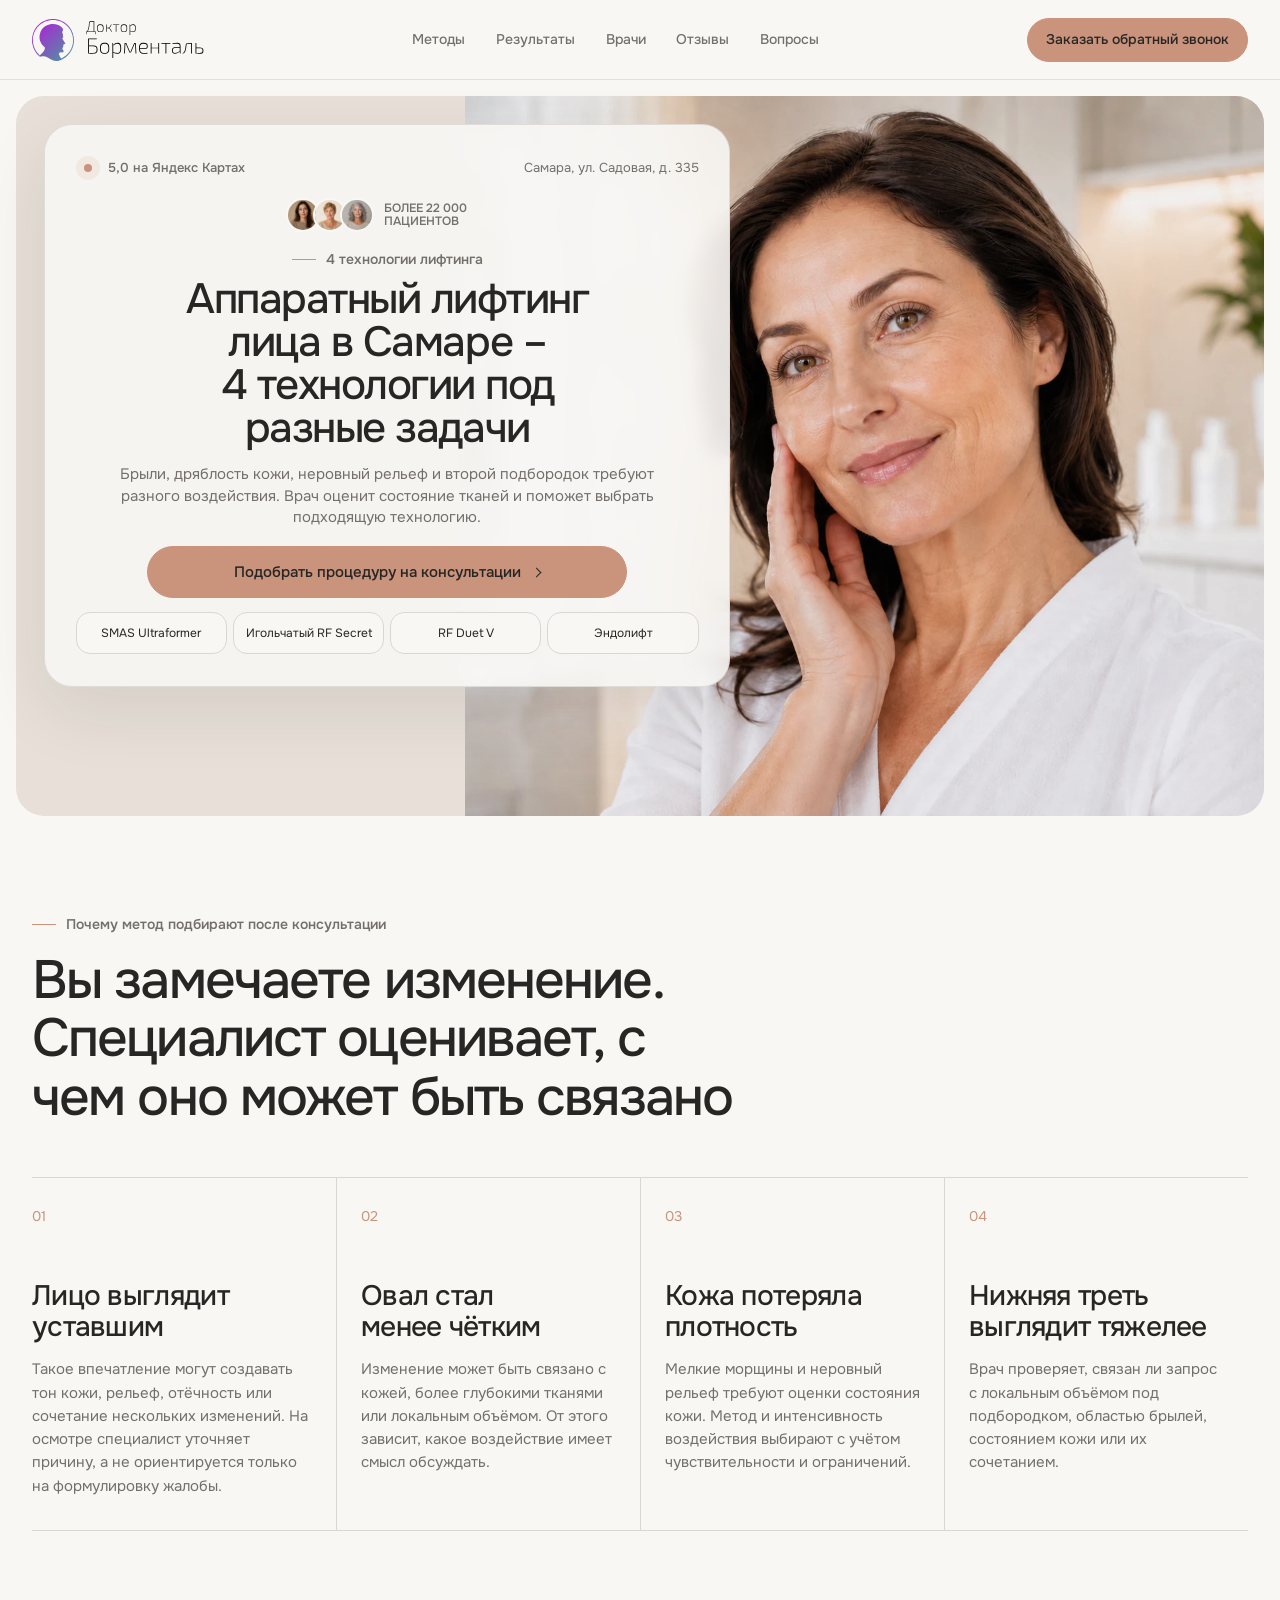
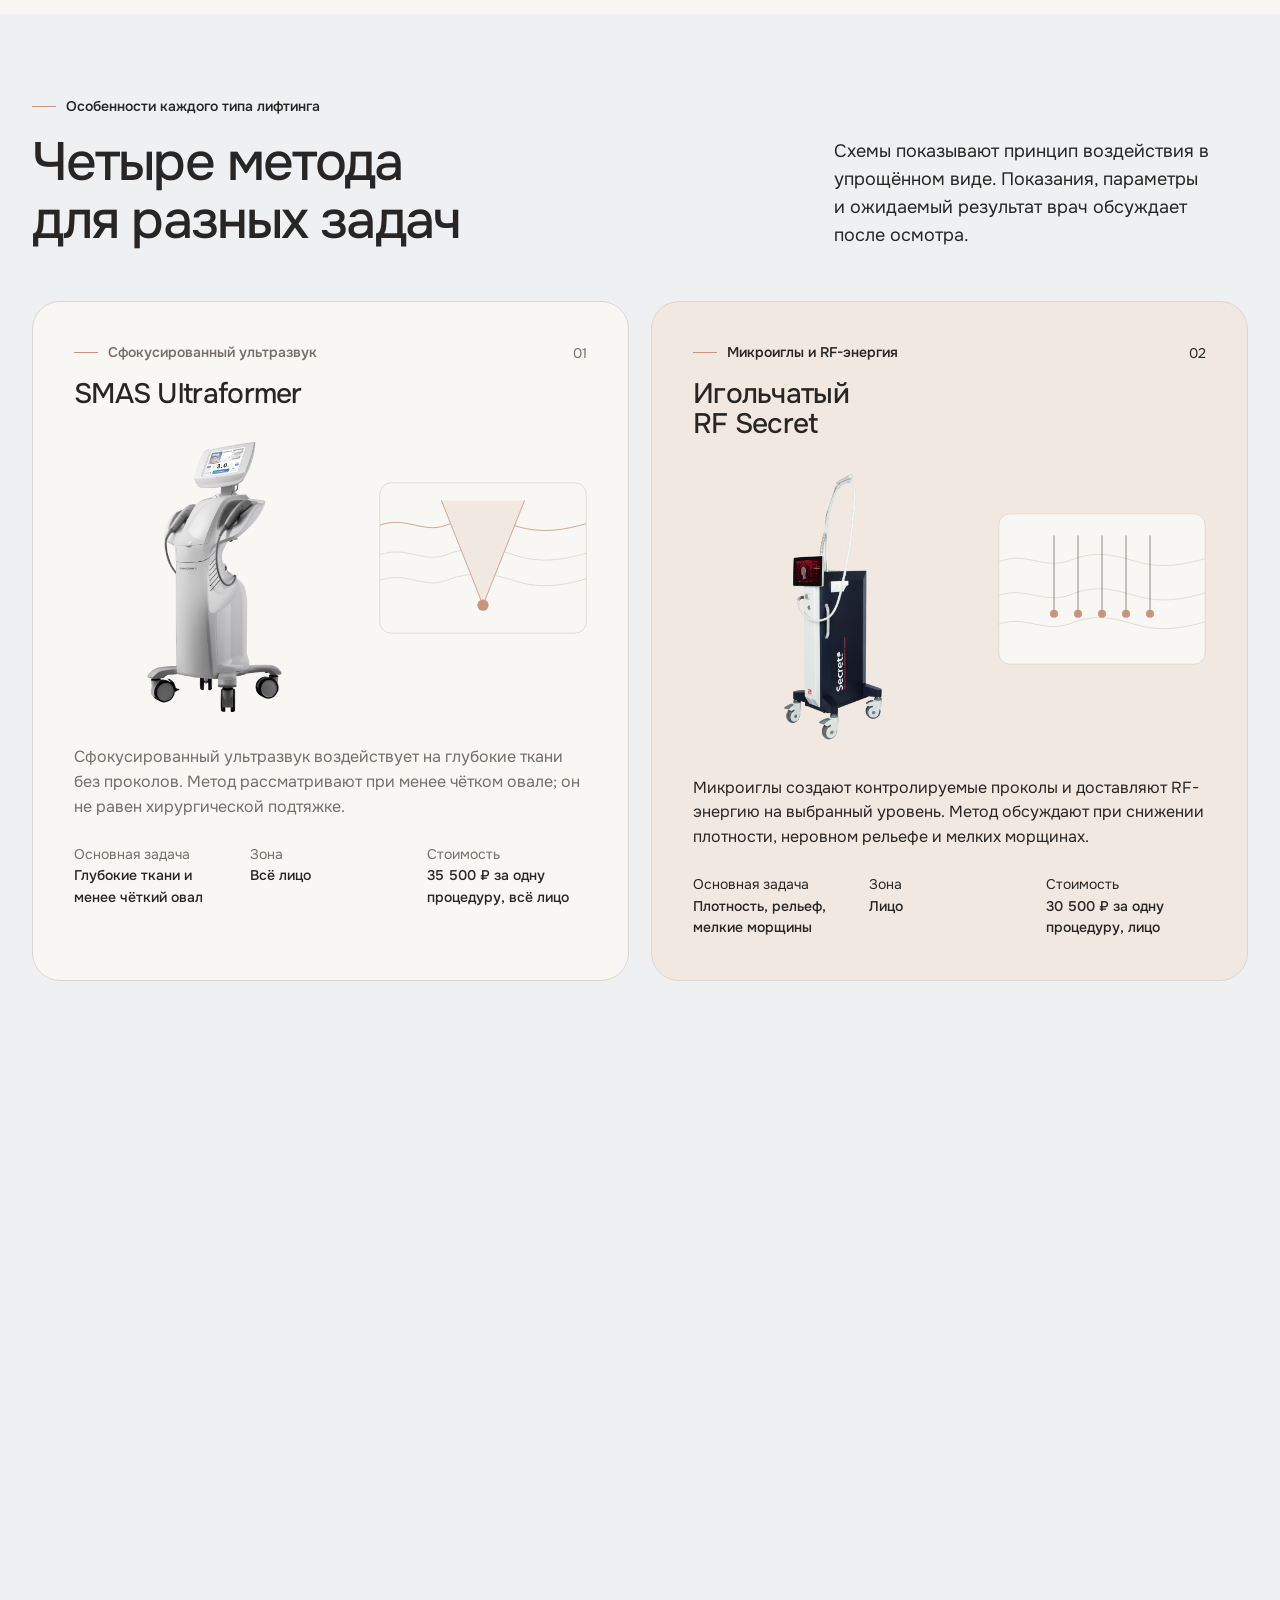
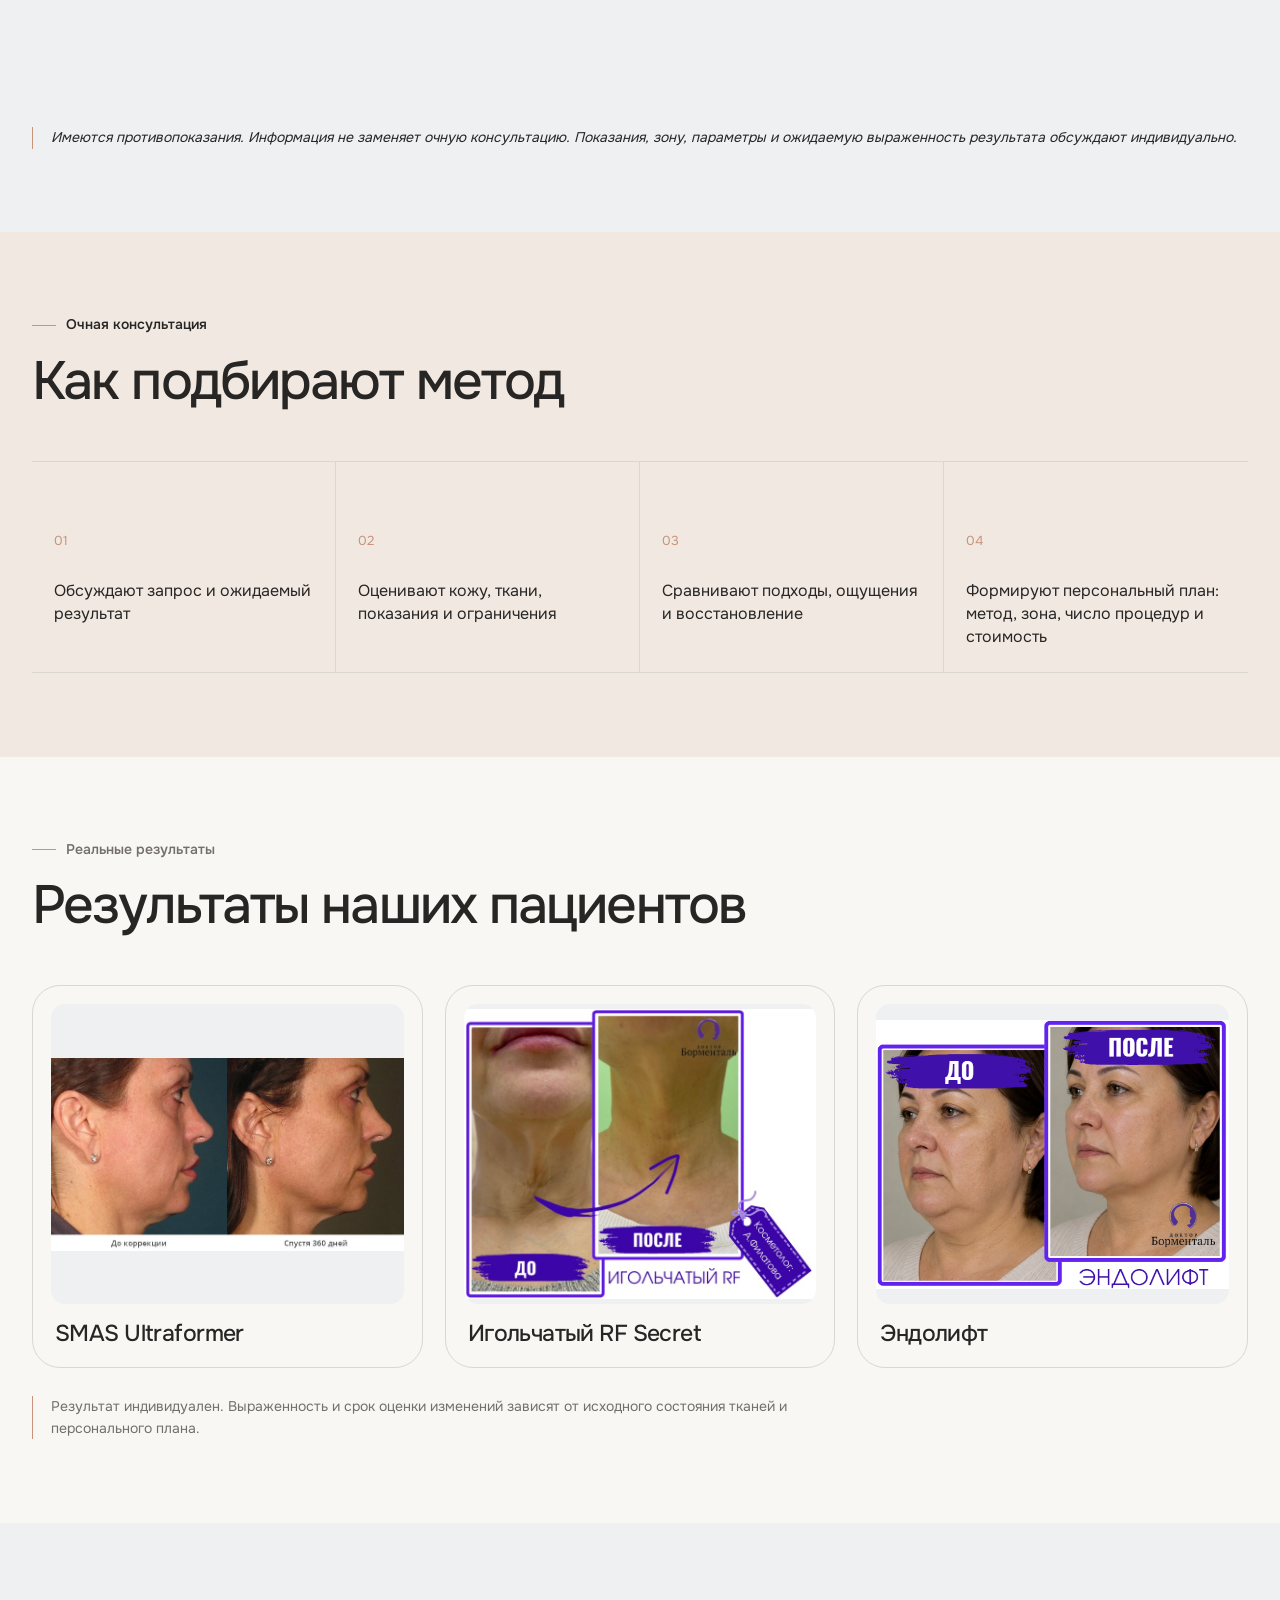
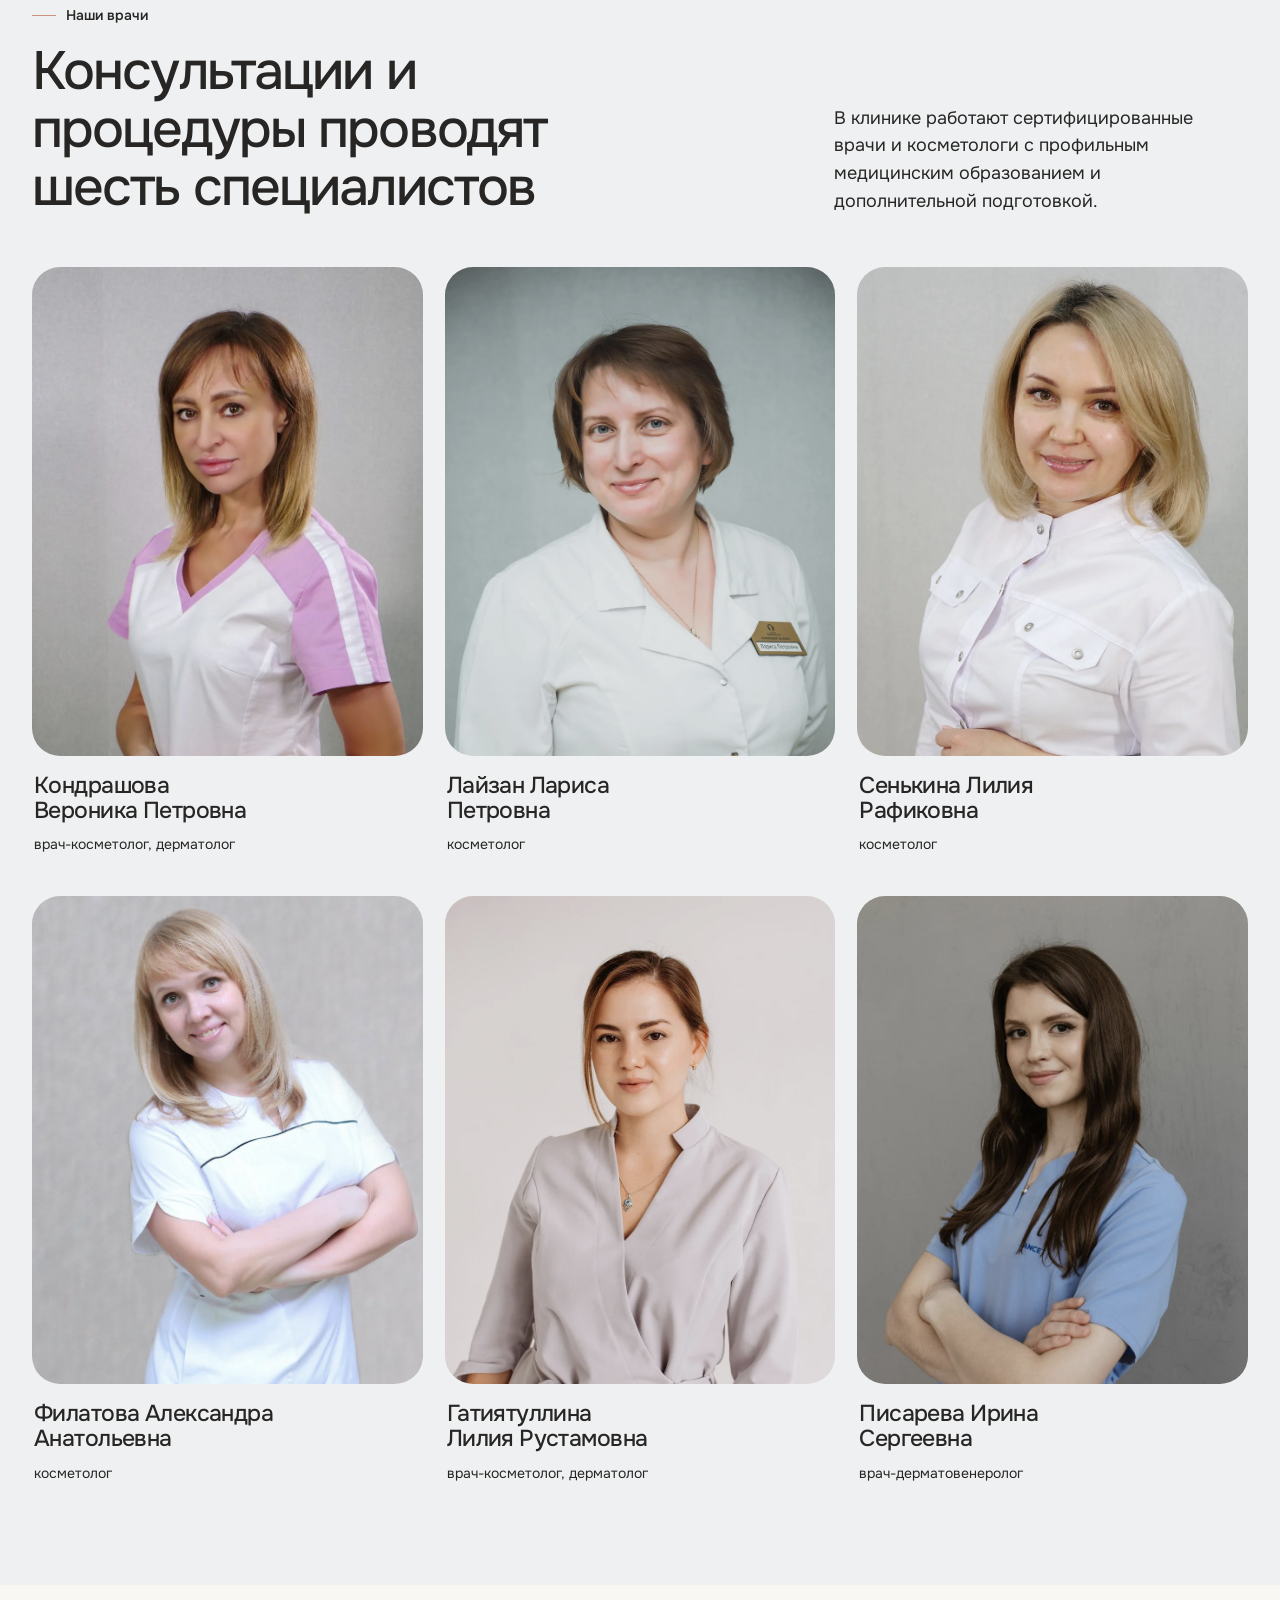
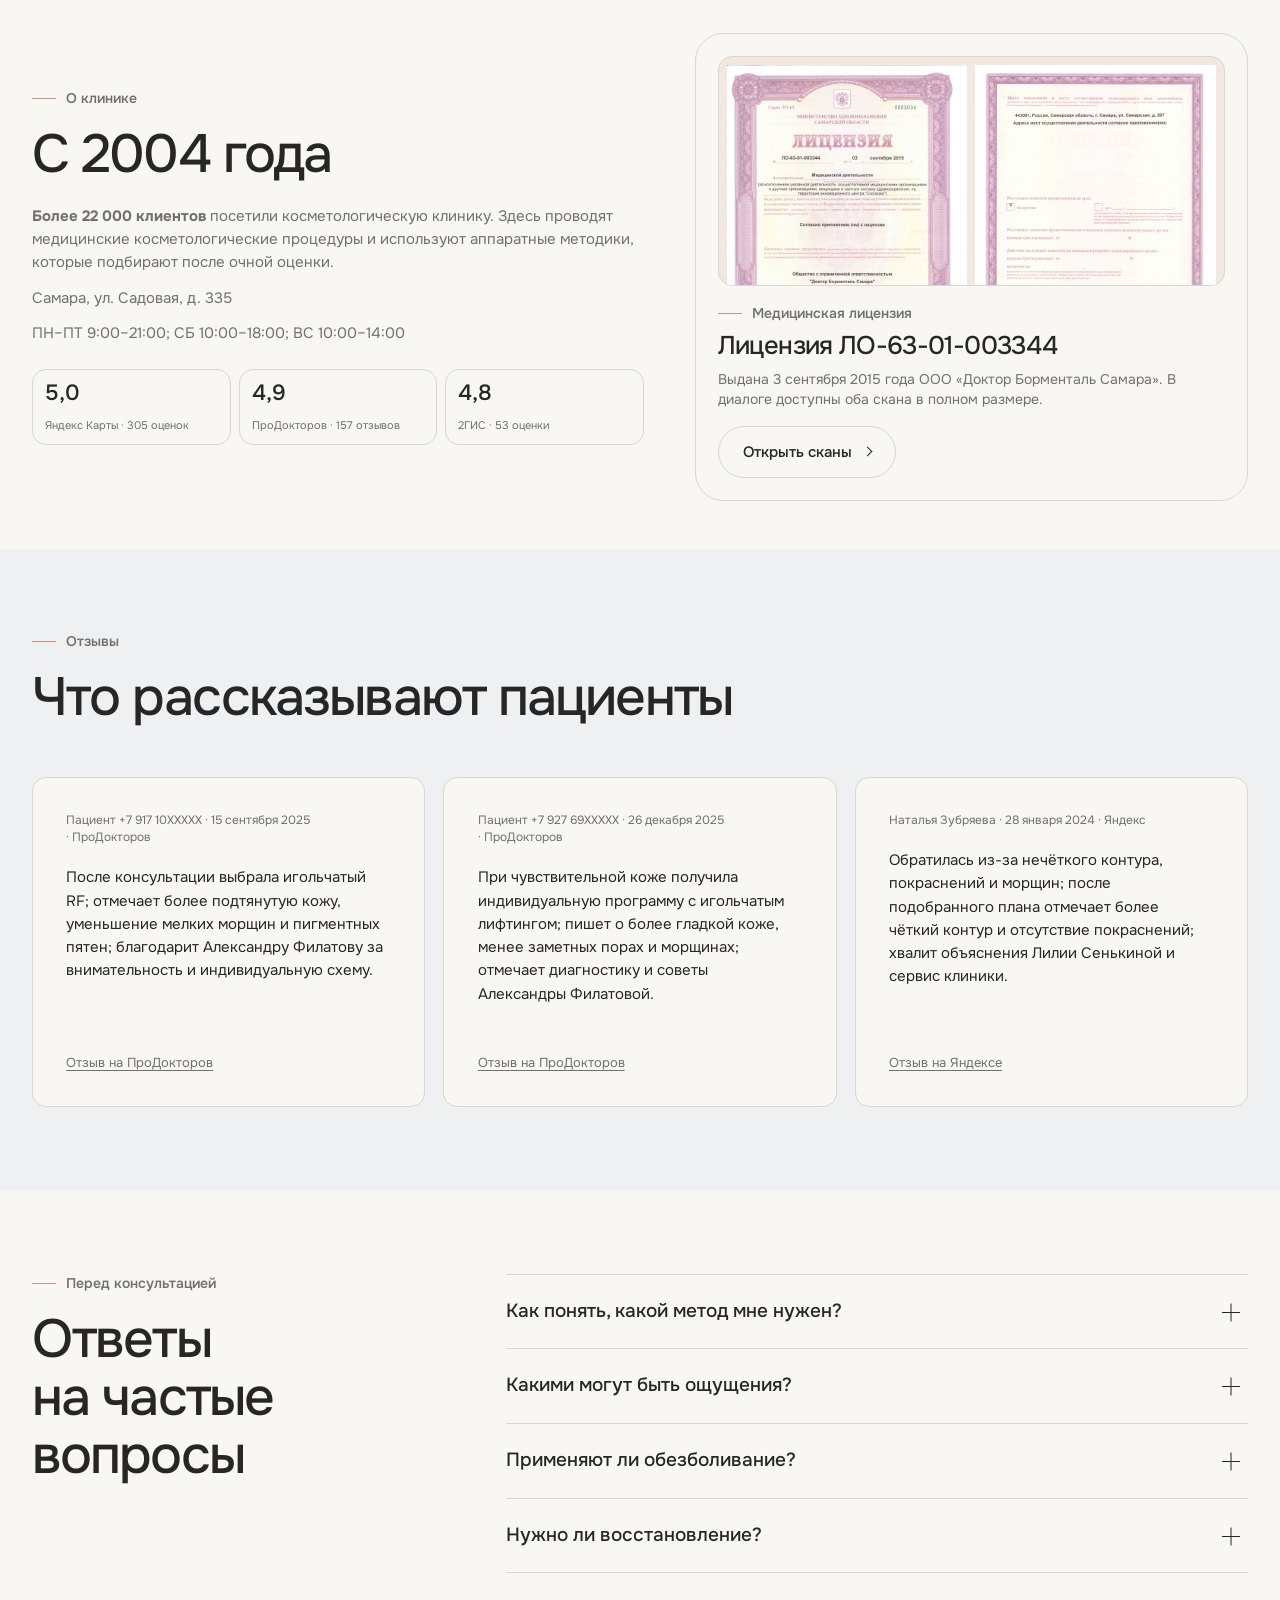
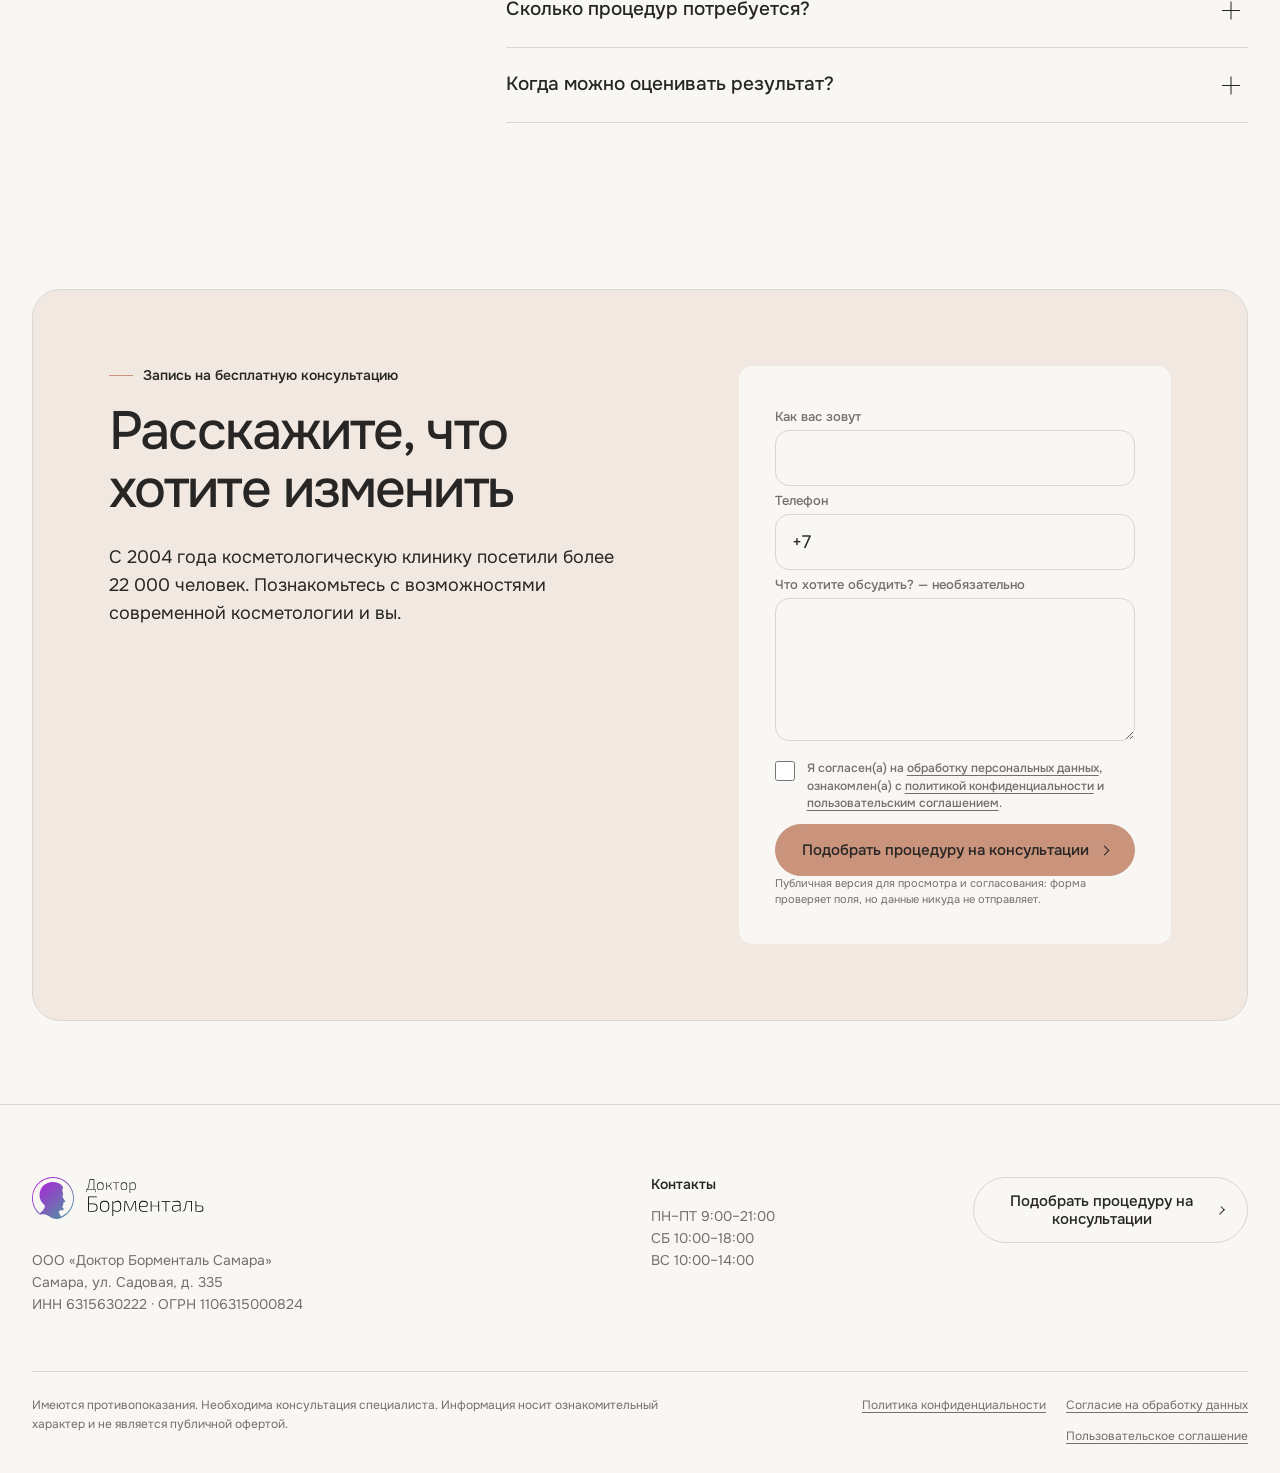
<file: index.html>
<!doctype html>
<html lang="ru">
<head>
  <meta charset="utf-8">
  <meta name="viewport" content="width=device-width, initial-scale=1">
  <title>Аппаратный лифтинг лица в Самаре | Доктор Борменталь</title>
  <meta name="description" content="Четыре технологии аппаратного лифтинга для разных задач. Врач оценит состояние тканей и поможет подобрать метод после очной консультации.">
  <meta name="theme-color" content="#F8F7F4">
  <meta property="og:title" content="Аппаратный лифтинг лица в Самаре">
  <meta property="og:description" content="SMAS Ultraformer, игольчатый RF Secret, RF Duet V и Эндолифт — метод подбирают после очной консультации.">
  <meta property="og:type" content="website">
  <meta property="og:image" content="https://espace-landing-pages.github.io/bormental-lifting/assets/images/hero-clean.webp">
  <link rel="canonical" href="https://espace-landing-pages.github.io/bormental-lifting/">
  <link rel="icon" href="assets/logos/logo.svg" type="image/svg+xml">
  <link rel="preload" href="assets/fonts/onest-variable.ttf" as="font" type="font/ttf" crossorigin>
  <link rel="stylesheet" href="styles.css">
</head>
<body>
  <a class="skip-link" href="#main-content">К основному содержанию</a>

  <header class="site-header" data-analytics-placement="header">
    <div class="container header-inner">
      <a class="brand" href="#hero" aria-label="Доктор Борменталь — к началу страницы">
        <img class="brand-mark" src="assets/logos/logo.svg" alt="" width="48" height="48">
        <img class="brand-name" src="assets/logos/logo_name.svg" alt="Доктор Борменталь" width="109" height="35">
      </a>
      <nav class="site-nav" aria-label="Основная навигация">
        <a href="#methods">Методы</a>
        <a href="#results">Результаты</a>
        <a href="#specialists">Врачи</a>
        <a href="#reviews">Отзывы</a>
        <a href="#faq">Вопросы</a>
      </nav>
      <div class="header-actions">
        <a class="button button--compact" href="#popup:bormental-callback">Заказать обратный звонок</a>
      </div>
    </div>
  </header>

  <details class="mobile-nav">
    <summary>Разделы страницы</summary>
    <nav aria-label="Мобильная навигация">
      <a href="#methods">Методы</a>
      <a href="#results">Результаты</a>
      <a href="#specialists">Врачи</a>
      <a href="#reviews">Отзывы</a>
      <a href="#faq">Вопросы</a>
    </nav>
  </details>

  <main id="main-content">
    <section class="hero" id="hero" aria-labelledby="hero-title">
      <div class="hero-grid">
        <figure class="hero-media">
          <img src="assets/images/hero-clean.webp" alt="Женщина с естественной текстурой кожи в светлом интерьере" width="1448" height="1086" fetchpriority="high">
        </figure>
        <div class="hero-panel" data-reveal>
          <p class="eyebrow">4 технологии лифтинга</p>
          <h1 id="hero-title">Аппаратный лифтинг лица в Самаре – 4 технологии под разные задачи</h1>
          <p class="hero-lead">Брыли, дряблость кожи, неровный рельеф и второй подбородок требуют разного воздействия. Врач оценит состояние тканей и поможет выбрать подходящую технологию.</p>
          <button class="button" type="button" data-open-lead-modal>Подобрать процедуру на консультации</button>
          <div class="hero-proof" aria-label="Информация о клинике">
            <a class="hero-rating" href="https://yandex.ru/profile/1022562864" target="_blank" rel="noopener">
              <span class="hero-rating__dot" aria-hidden="true"></span>
              <span>5,0 на Яндекс Картах</span>
            </a>
            <span class="hero-address">Самара, ул. Садовая, д. 335</span>
            <span class="hero-patients">
              <span class="hero-patients__avatars" aria-hidden="true">
                <img src="assets/patients/hero-patient-1.webp" alt="" width="40" height="40">
                <img src="assets/patients/hero-patient-2.webp" alt="" width="40" height="40">
                <img src="assets/patients/hero-patient-3.webp" alt="" width="40" height="40">
              </span>
              <strong>Более 22 000 пациентов</strong>
            </span>
          </div>
          <ul class="hero-methods" aria-label="Технологии лифтинга">
            <li>SMAS Ultraformer</li>
            <li>Игольчатый RF Secret</li>
            <li>RF Duet V</li>
            <li>Эндолифт</li>
          </ul>
        </div>
      </div>
    </section>

    <section class="section" id="changes" aria-labelledby="changes-title">
      <div class="container">
        <div class="section-head" data-reveal>
          <div>
            <p class="eyebrow">Почему метод подбирают после консультации</p>
            <h2 id="changes-title">Вы замечаете изменение. Специалист оценивает, с чем оно может быть связано</h2>
          </div>
        </div>
        <div class="changes-grid">
          <article class="change-item" data-reveal>
            <span class="change-index">01</span>
            <h3>Лицо выглядит уставшим</h3>
            <p>Такое впечатление могут создавать тон кожи, рельеф, отёчность или сочетание нескольких изменений. На осмотре специалист уточняет причину, а не ориентируется только на формулировку жалобы.</p>
          </article>
          <article class="change-item" data-reveal>
            <span class="change-index">02</span>
            <h3>Овал стал менее чётким</h3>
            <p>Изменение может быть связано с кожей, более глубокими тканями или локальным объёмом. От этого зависит, какое воздействие имеет смысл обсуждать.</p>
          </article>
          <article class="change-item" data-reveal>
            <span class="change-index">03</span>
            <h3>Кожа потеряла плотность</h3>
            <p>Мелкие морщины и неровный рельеф требуют оценки состояния кожи. Метод и интенсивность воздействия выбирают с учётом чувствительности и ограничений.</p>
          </article>
          <article class="change-item" data-reveal>
            <span class="change-index">04</span>
            <h3>Нижняя треть выглядит тяжелее</h3>
            <p>Врач проверяет, связан ли запрос с локальным объёмом под подбородком, областью брылей, состоянием кожи или их сочетанием.</p>
          </article>
        </div>
      </div>
    </section>

    <section class="section section--soft" id="methods" aria-labelledby="methods-title">
      <div class="container">
        <div class="section-head" data-reveal>
          <div>
            <p class="eyebrow">Особенности каждого типа лифтинга</p>
            <h2 id="methods-title">Четыре метода для разных задач</h2>
          </div>
          <p>Схемы показывают принцип воздействия в упрощённом виде. Показания, параметры и ожидаемый результат врач обсуждает после осмотра.</p>
        </div>

        <div class="methods-grid">
          <article class="method-card" data-reveal>
            <div class="method-card__head">
              <div><p class="eyebrow">Сфокусированный ультразвук</p><h3>SMAS Ultraformer</h3></div>
              <span class="method-card__index">01</span>
            </div>
            <div class="method-card__visual">
              <figure class="method-card__media"><img src="assets/equipment/ultraformer-cutout.webp" alt="Аппарат Ultraformer III" width="481" height="923" loading="lazy"></figure>
              <div class="method-diagram" role="img" aria-label="Упрощённая схема сфокусированного ультразвукового воздействия">
                <svg viewBox="0 0 260 190" aria-hidden="true">
                  <rect x="1" y="1" width="258" height="188" rx="14" fill="#F8F7F4" stroke="#DAD6D1"/>
                  <path d="M1 54C34 42 55 65 84 54s54-10 84 0 57 8 91-2" fill="none" stroke="#C9937C"/>
                  <path d="M1 91C34 79 55 102 84 91s54-10 84 0 57 8 91-2M1 123C34 111 55 134 84 123s54-10 84 0 57 8 91-2" fill="none" stroke="#DAD6D1"/>
                  <path d="M78 23L130 154 182 23" fill="#F1E9E1" stroke="#C9937C"/>
                  <circle cx="130" cy="154" r="7" fill="#C9937C"/>
                </svg>
              </div>
            </div>
            <div class="method-card__copy">
              <p>Сфокусированный ультразвук воздействует на глубокие ткани без проколов. Метод рассматривают при менее чётком овале; он не равен хирургической подтяжке.</p>
              <div class="method-card__meta">
                <div><span>Основная задача</span><strong>Глубокие ткани и менее чёткий овал</strong></div>
                <div><span>Зона</span><strong>Всё лицо</strong></div>
                <div><span>Стоимость</span><strong>35 500 ₽ за одну процедуру, всё лицо</strong></div>
              </div>
            </div>
          </article>

          <article class="method-card" data-reveal>
            <div class="method-card__head">
              <div><p class="eyebrow">Микроиглы и RF-энергия</p><h3>Игольчатый RF Secret</h3></div>
              <span class="method-card__index">02</span>
            </div>
            <div class="method-card__visual">
              <figure class="method-card__media"><img src="assets/equipment/secret-rf-cutout.webp" alt="Аппарат Secret RF" width="1740" height="3714" loading="lazy"></figure>
              <div class="method-diagram" role="img" aria-label="Упрощённая схема микроигольчатого RF-воздействия">
                <svg viewBox="0 0 260 190" aria-hidden="true">
                  <rect x="1" y="1" width="258" height="188" rx="14" fill="#F8F7F4" stroke="#DAD6D1"/>
                  <path d="M1 61C35 47 58 72 91 59s55-6 83 2 54 5 85-4M1 103C34 91 58 115 91 102s55-6 83 2 54 5 85-4M1 139C34 127 58 151 91 138s55-6 83 2 54 5 85-4" fill="none" stroke="#DAD6D1"/>
                  <g stroke="#746F6B"><path d="M70 28V126"/><path d="M100 28V126"/><path d="M130 28V126"/><path d="M160 28V126"/><path d="M190 28V126"/></g>
                  <g fill="#C9937C"><circle cx="70" cy="126" r="5"/><circle cx="100" cy="126" r="5"/><circle cx="130" cy="126" r="5"/><circle cx="160" cy="126" r="5"/><circle cx="190" cy="126" r="5"/></g>
                </svg>
              </div>
            </div>
            <div class="method-card__copy">
              <p>Микроиглы создают контролируемые проколы и доставляют RF-энергию на выбранный уровень. Метод обсуждают при снижении плотности, неровном рельефе и мелких морщинах.</p>
              <div class="method-card__meta">
                <div><span>Основная задача</span><strong>Плотность, рельеф, мелкие морщины</strong></div>
                <div><span>Зона</span><strong>Лицо</strong></div>
                <div><span>Стоимость</span><strong>30 500 ₽ за одну процедуру, лицо</strong></div>
              </div>
            </div>
          </article>

          <article class="method-card" data-reveal>
            <div class="method-card__head">
              <div><p class="eyebrow">Монополярный RF-лифтинг</p><h3>RF Duet V</h3></div>
              <span class="method-card__index">03</span>
            </div>
            <div class="method-card__visual">
              <figure class="method-card__media"><img src="assets/equipment/duet-v-cutout.webp" alt="Аппарат RF Duet V" width="651" height="650" loading="lazy"></figure>
              <div class="method-diagram" role="img" aria-label="Упрощённая схема монополярного RF-лифтинга">
                <svg viewBox="0 0 260 190" aria-hidden="true">
                  <rect x="1" y="1" width="258" height="188" rx="14" fill="#F8F7F4" stroke="#DAD6D1"/>
                  <path d="M1 61C35 47 58 72 91 59s55-6 83 2 54 5 85-4M1 103C34 91 58 115 91 102s55-6 83 2 54 5 85-4M1 139C34 127 58 151 91 138s55-6 83 2 54 5 85-4" fill="none" stroke="#DAD6D1"/>
                  <path d="M52 88C82 56 178 56 208 88M65 108C92 83 168 83 195 108M82 128C103 111 157 111 178 128" fill="none" stroke="#C9937C" stroke-width="3"/>
                </svg>
              </div>
            </div>
            <div class="method-card__copy">
              <p>Монополярная RF-энергия объёмно прогревает кожу, дерму и подкожно-жировую клетчатку; нагрев сокращает коллагеновые волокна, при этом поверхность кожи остаётся неповреждённой. Метод обсуждают при рыхлости, брылях и нечётком овале.</p>
              <div class="method-card__meta">
                <div><span>Основная задача</span><strong>Более собранный контур при рыхлости и нечётком овале</strong></div>
                <div><span>Зона</span><strong>Лицо</strong></div>
                <div><span>Стоимость</span><strong>от 30 000 ₽ за процедуру</strong></div>
              </div>
            </div>
          </article>

          <article class="method-card" data-reveal>
            <div class="method-card__head">
              <div><p class="eyebrow">Субдермальное лазерное воздействие</p><h3>Эндолифт</h3></div>
              <span class="method-card__index">04</span>
            </div>
            <div class="method-card__visual">
              <figure class="method-card__media"><img src="assets/equipment/endolift-cutout.webp" alt="Лазерная система для процедуры Эндолифт" width="814" height="442" loading="lazy"></figure>
              <div class="method-diagram" role="img" aria-label="Упрощённая схема субдермального лазерного воздействия">
                <svg viewBox="0 0 260 190" aria-hidden="true">
                  <rect x="1" y="1" width="258" height="188" rx="14" fill="#F8F7F4" stroke="#DAD6D1"/>
                  <path d="M1 61C35 47 58 72 91 59s55-6 83 2 54 5 85-4M1 103C34 91 58 115 91 102s55-6 83 2 54 5 85-4M1 139C34 127 58 151 91 138s55-6 83 2 54 5 85-4" fill="none" stroke="#DAD6D1"/>
                  <path d="M146 23L139 146" fill="none" stroke="#746F6B" stroke-width="5"/>
                  <circle cx="139" cy="146" r="7" fill="#C9937C"/>
                  <path d="M139 146C116 138 103 132 88 121M139 146C161 135 175 127 192 114" fill="none" stroke="#C9937C"/>
                </svg>
              </div>
            </div>
            <div class="method-card__copy">
              <p>Тонкое оптическое волокно вводят под кожу через небольшой прокол. Метод могут рассматривать при локальном объёме под подбородком или в области брылей; применимость оценивается индивидуально.</p>
              <div class="method-card__meta">
                <div><span>Основная задача</span><strong>Локальный объём под подбородком или в области брылей</strong></div>
                <div><span>Зона</span><strong>Лицо</strong></div>
                <div><span>Стоимость</span><strong>45 000 ₽ за одну процедуру, лицо</strong></div>
              </div>
            </div>
          </article>
        </div>
        <p class="medical-note"><em>Имеются противопоказания. Информация не заменяет очную консультацию. Показания, зону, параметры и ожидаемую выраженность результата обсуждают индивидуально.</em></p>
      </div>
    </section>

    <section class="section section--milk" id="selection" aria-labelledby="selection-title">
      <div class="container">
        <div class="section-heading" data-reveal>
          <p class="eyebrow">Очная консультация</p>
          <h2 id="selection-title">Как подбирают метод</h2>
        </div>
        <ol class="selection-timeline">
          <li class="selection-step" data-reveal>Обсуждают запрос и ожидаемый результат</li>
          <li class="selection-step" data-reveal>Оценивают кожу, ткани, показания и ограничения</li>
          <li class="selection-step" data-reveal>Сравнивают подходы, ощущения и восстановление</li>
          <li class="selection-step" data-reveal>Формируют персональный план: метод, зона, число процедур и стоимость</li>
        </ol>
      </div>
    </section>

    <section class="section" id="results" aria-labelledby="results-title">
      <div class="container">
        <div class="section-heading" data-reveal>
          <p class="eyebrow">Реальные результаты</p>
          <h2 id="results-title">Результаты наших пациентов</h2>
        </div>
        <div class="results-grid">
          <article class="result-card" data-reveal>
            <div class="result-card__media">
              <img src="assets/results/smas-before.webp" alt="Результат SMAS Ultraformer: до процедуры" width="379" height="415" loading="lazy">
              <img src="assets/results/smas-after.webp" alt="Результат SMAS Ultraformer: после процедуры" width="379" height="415" loading="lazy">
            </div>
            <h3>SMAS Ultraformer</h3>
          </article>
          <article class="result-card" data-reveal>
            <div class="result-card__media"><img src="assets/results/secret-rf-before-after.jpg" alt="Результат процедуры игольчатого RF Secret: до и после" width="730" height="600" loading="lazy"></div>
            <h3>Игольчатый RF Secret</h3>
          </article>
          <article class="result-card" data-reveal>
            <div class="result-card__media"><img src="assets/results/endolift-before-after.png" alt="Результат процедуры Эндолифт: до и после" width="618" height="471" loading="lazy"></div>
            <h3>Эндолифт</h3>
          </article>
        </div>
        <p class="medical-note">Результат индивидуален. Выраженность и срок оценки изменений зависят от исходного состояния тканей и персонального плана.</p>
      </div>
    </section>

    <section class="section section--soft" id="specialists" aria-labelledby="specialists-title">
      <div class="container">
        <div class="section-head" data-reveal>
          <div><p class="eyebrow">Наши врачи</p><h2 id="specialists-title">Консультации и процедуры проводят шесть специалистов</h2></div>
          <p>В клинике работают сертифицированные врачи и косметологи с профильным медицинским образованием и дополнительной подготовкой.</p>
        </div>
        <div class="specialists-grid">
          <article class="specialist-card" data-reveal><img src="assets/doctors/kondrashova-veronika.webp" alt="Кондрашова Вероника Петровна" width="852" height="1255" loading="lazy"><div><h3>Кондрашова Вероника Петровна</h3><p>врач-косметолог, дерматолог</p></div></article>
          <article class="specialist-card" data-reveal><img src="assets/doctors/layzan-larisa.webp" alt="Лайзан Лариса Петровна" width="900" height="1348" loading="lazy"><div><h3>Лайзан Лариса Петровна</h3><p>косметолог</p></div></article>
          <article class="specialist-card" data-reveal><img src="assets/doctors/senkina-liliya.webp" alt="Сенькина Лилия Рафиковна" width="900" height="1120" loading="lazy"><div><h3>Сенькина Лилия Рафиковна</h3><p>косметолог</p></div></article>
          <article class="specialist-card" data-reveal><img src="assets/doctors/filatova-aleksandra.webp" alt="Филатова Александра Анатольевна" width="797" height="1055" loading="lazy"><div><h3>Филатова Александра Анатольевна</h3><p>косметолог</p></div></article>
          <article class="specialist-card" data-reveal><img src="assets/doctors/gatiyatullina-liliya.webp" alt="Гатиятуллина Лилия Рустамовна" width="900" height="1231" loading="lazy"><div><h3>Гатиятуллина Лилия Рустамовна</h3><p>врач-косметолог, дерматолог</p></div></article>
          <article class="specialist-card" data-reveal><img src="assets/doctors/pisareva-irina.webp" alt="Писарева Ирина Сергеевна" width="900" height="1349" loading="lazy"><div><h3>Писарева Ирина Сергеевна</h3><p>врач-дерматовенеролог</p></div></article>
        </div>
      </div>
    </section>

    <section class="section" id="clinic" aria-labelledby="clinic-title">
      <div class="container clinic-grid">
        <div class="clinic-copy" data-reveal>
          <p class="eyebrow">О клинике</p>
          <h2 id="clinic-title">С 2004 года</h2>
          <p><strong>Более 22 000 клиентов</strong> посетили косметологическую клинику. Здесь проводят медицинские косметологические процедуры и используют аппаратные методики, которые подбирают после очной оценки.</p>
          <p>Самара, ул. Садовая, д. 335</p>
          <p>ПН–ПТ 9:00–21:00; СБ 10:00–18:00; ВС 10:00–14:00</p>
          <div class="rating-grid" aria-label="Рейтинги клиники">
            <a class="rating-card" href="https://yandex.ru/profile/1022562864" target="_blank" rel="noopener"><strong>5,0</strong><span>Яндекс Карты · 305 оценок</span></a>
            <a class="rating-card" href="https://prodoctorov.ru/samara/lpu/22653-doktor-bormental/otzivi/" target="_blank" rel="noopener"><strong>4,9</strong><span>ПроДокторов · 157 отзывов</span></a>
            <a class="rating-card" href="https://2gis.ru/samara/firm/2533803071725032/tab/info" target="_blank" rel="noopener"><strong>4,8</strong><span>2ГИС · 53 оценки</span></a>
          </div>
        </div>
        <div class="license-band" data-reveal>
          <div class="license-band__preview">
            <img src="assets/licenses/license-1.jpg" alt="Лицевая сторона медицинской лицензии клиники" width="1264" height="1752" loading="lazy">
            <img src="assets/licenses/license-2.jpg" alt="Приложение к медицинской лицензии клиники" width="2528" height="3504" loading="lazy">
          </div>
          <div>
            <p class="eyebrow">Медицинская лицензия</p>
            <h3>Лицензия ЛО-63-01-003344</h3>
            <p>Выдана 3 сентября 2015 года ООО «Доктор Борменталь Самара». В диалоге доступны оба скана в полном размере.</p>
            <button class="button button--secondary" type="button" data-open-dialog="license-dialog">Открыть сканы</button>
          </div>
        </div>
      </div>
    </section>

    <section class="section section--soft" id="reviews" aria-labelledby="reviews-title">
      <div class="container">
        <div class="section-heading" data-reveal><p class="eyebrow">Отзывы</p><h2 id="reviews-title">Что рассказывают пациенты</h2></div>
        <div class="reviews-grid">
          <article class="review-card" data-reveal>
            <p class="review-card__meta">Пациент +7 917 10XXXXX · 15 сентября 2025 · ПроДокторов</p>
            <p>После консультации выбрала игольчатый RF; отмечает более подтянутую кожу, уменьшение мелких морщин и пигментных пятен; благодарит Александру Филатову за внимательность и индивидуальную схему.</p>
            <a href="https://prodoctorov.ru/samara/vrach/1018625-filatova/otzivi/" target="_blank" rel="noopener">Отзыв на ПроДокторов</a>
          </article>
          <article class="review-card" data-reveal>
            <p class="review-card__meta">Пациент +7 927 69XXXXX · 26 декабря 2025 · ПроДокторов</p>
            <p>При чувствительной коже получила индивидуальную программу с игольчатым лифтингом; пишет о более гладкой коже, менее заметных порах и морщинах; отмечает диагностику и советы Александры Филатовой.</p>
            <a href="https://prodoctorov.ru/samara/vrach/1018625-filatova/otzivi/" target="_blank" rel="noopener">Отзыв на ПроДокторов</a>
          </article>
          <article class="review-card" data-reveal>
            <p class="review-card__meta">Наталья Зубряева · 28 января 2024 · Яндекс</p>
            <p>Обратилась из-за нечёткого контура, покраснений и морщин; после подобранного плана отмечает более чёткий контур и отсутствие покраснений; хвалит объяснения Лилии Сенькиной и сервис клиники.</p>
            <a href="https://yandex.ru/medicine/doctor/senkina_liliya_xPdM9CHpASNsi" target="_blank" rel="noopener">Отзыв на Яндексе</a>
          </article>
        </div>
      </div>
    </section>

    <section class="section" id="faq" aria-labelledby="faq-title">
      <div class="container faq-grid">
        <div data-reveal><p class="eyebrow">Перед консультацией</p><h2 id="faq-title">Ответы на частые вопросы</h2></div>
        <div class="faq-list" data-reveal>
          <details><summary>Как понять, какой метод мне нужен?</summary><p>Выбирать аппарат заранее не требуется. На консультации специалист сопоставит запрос с состоянием кожи и тканей, показаниями, ограничениями и приемлемым сроком восстановления.</p></details>
          <details><summary>Какими могут быть ощущения?</summary><p>Ощущения зависят от метода, зоны и индивидуальной чувствительности. Возможны тепло, покалывание или ощущение проколов; их интенсивность врач обсуждает до процедуры.</p></details>
          <details><summary>Применяют ли обезболивание?</summary><p>Необходимость и вариант обезболивания зависят от выбранного метода и медицинских ограничений. Для процедур с проколами врач может предложить местную анестезию после очной оценки.</p></details>
          <details><summary>Нужно ли восстановление?</summary><p>После воздействия возможны временные покраснение, отёк, чувствительность, а при процедурах с проколами — более заметная реакция кожи. Характер и продолжительность восстановления индивидуальны.</p></details>
          <details><summary>Сколько процедур потребуется?</summary><p>Число процедур или сеансов зависит от метода, зоны, исходного состояния и реакции тканей. Персональный план составляют после осмотра; заранее фиксированного курса для всех пациентов нет.</p></details>
          <details><summary>Когда можно оценивать результат?</summary><p>Срок зависит от метода и восстановления. Слишком раннюю оценку может искажать временный отёк, поэтому врач заранее объясняет, когда корректно сравнивать изменения.</p></details>
        </div>
      </div>
    </section>

    <section class="section" id="consultation" aria-labelledby="consultation-title">
      <div class="container consultation-grid" data-reveal>
        <div class="consultation-copy">
          <p class="eyebrow">Запись на бесплатную консультацию</p>
          <h2 id="consultation-title">Расскажите, что хотите изменить</h2>
          <p>С 2004 года косметологическую клинику посетили более 22 000 человек. Познакомьтесь с возможностями современной косметологии и вы.</p>
        </div>
        <form class="lead-form" id="main-lead-form" method="post" data-lead-form novalidate>
          <fieldset disabled data-demo-fieldset>
            <label for="main-name">Как вас зовут</label>
            <input id="main-name" name="name" type="text" autocomplete="name" required aria-describedby="main-name-error">
            <span class="field-error" id="main-name-error" data-field-error="name" hidden></span>
            <label for="main-phone">Телефон</label>
            <input id="main-phone" name="phone" type="tel" inputmode="tel" autocomplete="tel" value="+7" required aria-describedby="main-phone-error">
            <span class="field-error" id="main-phone-error" data-field-error="phone" data-phone-error hidden></span>
            <label for="main-concern">Что хотите обсудить? — необязательно</label>
            <textarea id="main-concern" name="concern" rows="4"></textarea>
            <label class="consent-field" for="main-consent">
              <input id="main-consent" name="consent" type="checkbox" required aria-describedby="main-consent-error">
              <span>Я согласен(а) на <a href="consent.html">обработку персональных данных</a>, ознакомлен(а) с <a href="privacy.html">политикой конфиденциальности</a> и <a href="user-agreement.html">пользовательским соглашением</a>.</span>
            </label>
            <span class="field-error" id="main-consent-error" data-field-error="consent" hidden></span>
            <button class="button" type="submit">Подобрать процедуру на консультации</button>
            <p class="form-legal">Публичная версия для просмотра и согласования: форма проверяет поля, но данные никуда не отправляет.</p>
            <div class="form-success" data-form-success role="status" aria-live="polite" hidden>Спасибо. Поля заполнены корректно; данные никуда не отправлены.</div>
          </fieldset>
          <noscript>Демо-форма доступна только при включённом JavaScript и не отправляет данные.</noscript>
        </form>
      </div>
    </section>
  </main>

  <footer class="site-footer">
    <div class="container footer-grid">
      <div class="footer-brand">
        <a class="brand" href="#hero" aria-label="К началу страницы"><img class="brand-mark" src="assets/logos/logo.svg" alt="" width="48" height="48"><img class="brand-name" src="assets/logos/logo_name.svg" alt="Доктор Борменталь" width="109" height="35"></a>
        <p>ООО «Доктор Борменталь Самара»<br>Самара, ул. Садовая, д. 335<br>ИНН 6315630222 · ОГРН 1106315000824</p>
      </div>
      <div>
        <h2>Контакты</h2>
        <p>ПН–ПТ 9:00–21:00<br>СБ 10:00–18:00<br>ВС 10:00–14:00</p>
      </div>
      <div class="footer-consultation">
        <button class="button button--secondary" type="button" data-scroll-to-form>Подобрать процедуру на консультации</button>
      </div>
    </div>
    <div class="container footer-bottom">
      <p>Имеются противопоказания. Необходима консультация специалиста. Информация носит ознакомительный характер и не является публичной офертой.</p>
      <nav aria-label="Юридические документы">
        <a href="privacy.html">Политика конфиденциальности</a>
        <a href="consent.html">Согласие на обработку данных</a>
        <a href="user-agreement.html">Пользовательское соглашение</a>
      </nav>
    </div>
  </footer>

  <button class="mobile-cta" type="button" data-mobile-cta data-open-lead-modal hidden aria-hidden="true" inert>Подобрать процедуру на консультации</button>

  <dialog class="modal" id="lead-modal" aria-labelledby="lead-modal-title" tabindex="-1">
    <div class="modal-shell">
      <button class="modal-close" type="button" data-close-dialog aria-label="Закрыть окно">×</button>
      <div class="modal-copy">
        <p class="eyebrow">Бесплатная консультация</p>
        <h2 id="lead-modal-title">Расскажите, что хотите изменить</h2>
        <p>Врач оценит состояние кожи и тканей и обсудит подходящий метод на очной консультации.</p>
      </div>
      <form class="lead-form" id="modal-lead-form" method="post" data-lead-form novalidate>
        <fieldset disabled data-demo-fieldset>
          <label for="modal-name">Как вас зовут</label>
          <input id="modal-name" name="name" type="text" autocomplete="name" required aria-describedby="modal-name-error">
          <span class="field-error" id="modal-name-error" data-field-error="name" hidden></span>
          <label for="modal-phone">Телефон</label>
          <input id="modal-phone" name="phone" type="tel" inputmode="tel" autocomplete="tel" value="+7" required aria-describedby="modal-phone-error">
          <span class="field-error" id="modal-phone-error" data-field-error="phone" data-phone-error hidden></span>
          <label for="modal-concern">Что хотите обсудить? — необязательно</label>
          <textarea id="modal-concern" name="concern" rows="4"></textarea>
          <label class="consent-field" for="modal-consent">
            <input id="modal-consent" name="consent" type="checkbox" required aria-describedby="modal-consent-error">
            <span>Я согласен(а) на <a href="consent.html">обработку персональных данных</a>, ознакомлен(а) с <a href="privacy.html">политикой конфиденциальности</a> и <a href="user-agreement.html">пользовательским соглашением</a>.</span>
          </label>
          <span class="field-error" id="modal-consent-error" data-field-error="consent" hidden></span>
          <button class="button" type="submit">Подобрать процедуру на консультации</button>
          <p class="form-legal">Публичная версия для просмотра и согласования: форма проверяет поля, но данные никуда не отправляет.</p>
          <div class="form-success" data-form-success role="status" aria-live="polite" hidden>Спасибо. Поля заполнены корректно; данные никуда не отправлены.</div>
        </fieldset>
        <noscript>Демо-форма доступна только при включённом JavaScript и не отправляет данные.</noscript>
      </form>
    </div>
  </dialog>

  <dialog class="modal license-dialog" id="license-dialog" aria-labelledby="license-dialog-title" tabindex="-1">
    <div class="license-dialog__shell">
      <button class="modal-close" type="button" data-close-dialog aria-label="Закрыть окно">×</button>
      <div>
        <p class="eyebrow">Документы клиники</p>
        <h2 id="license-dialog-title">Медицинская лицензия</h2>
        <p class="license-meta">Лицензия ЛО-63-01-003344 от 3 сентября 2015 года, выдана ООО «Доктор Борменталь Самара». Каждый скан можно открыть в исходном размере.</p>
      </div>
      <div class="license-scans">
        <a class="license-scan-link" href="assets/licenses/license-1.jpg" target="_blank" rel="noopener" aria-label="Открыть первый скан медицинской лицензии в исходном размере"><img src="assets/licenses/license-1.jpg" alt="Лицевая сторона лицензии ЛО-63-01-003344" width="1264" height="1752" loading="lazy"></a>
        <a class="license-scan-link" href="assets/licenses/license-2.jpg" target="_blank" rel="noopener" aria-label="Открыть второй скан медицинской лицензии в исходном размере"><img src="assets/licenses/license-2.jpg" alt="Приложение к лицензии ЛО-63-01-003344" width="2528" height="3504" loading="lazy"></a>
      </div>
    </div>
  </dialog>

  <script type="module" src="script.js"></script>
</body>
</html>
</file>
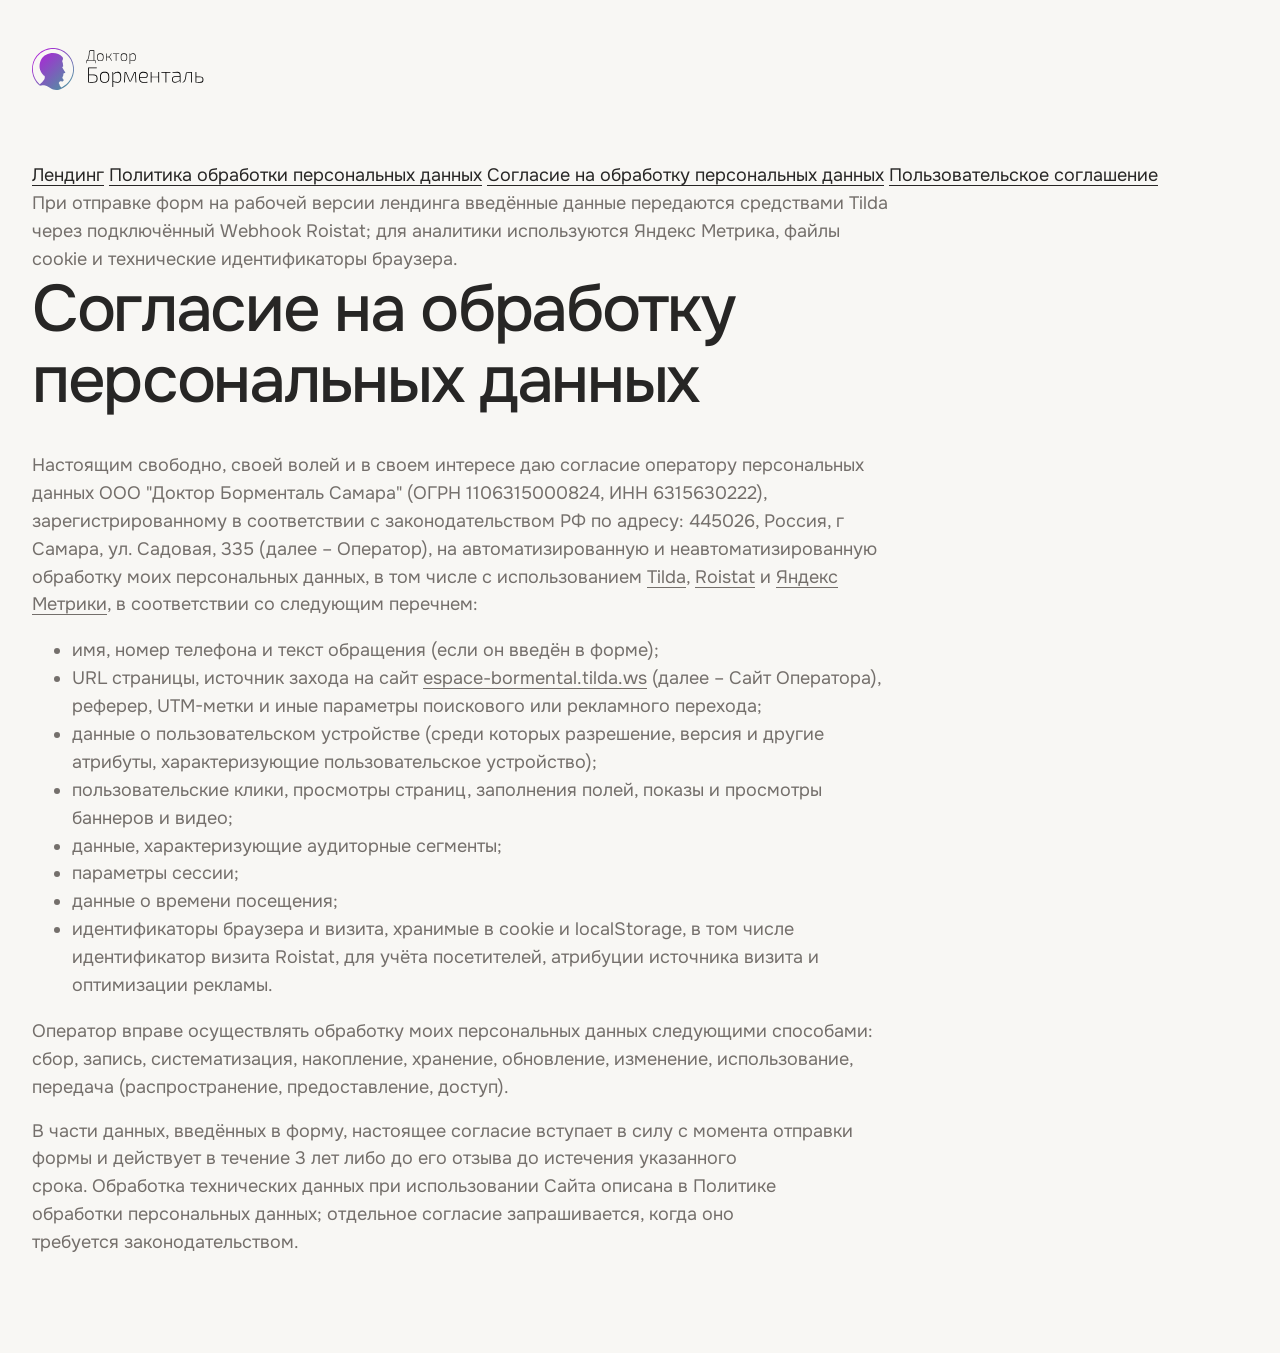
<file: consent.html>
<!doctype html>
<html lang="ru">
<head>
  <meta charset="utf-8">
  <meta name="viewport" content="width=device-width, initial-scale=1">
  <title>Согласие на обработку персональных данных | Доктор Борменталь</title>
  <meta property="og:image" content="https://espace-landing-pages.github.io/bormental-lifting/assets/images/hero-clean.webp">
  <link rel="canonical" href="https://espace-bormental.tilda.ws/consent">
  <link rel="icon" href="assets/logos/logo.svg" type="image/svg+xml">
  <link rel="preload" href="assets/fonts/onest-variable.ttf" as="font" type="font/ttf" crossorigin>
  <link rel="stylesheet" href="styles.css">
</head>
<body>
  <main class="legal-page">
    <div class="container">
      <a class="brand" href="https://espace-bormental.tilda.ws/" aria-label="Вернуться на лендинг">
        <img class="brand-mark" src="https://espace-landing-pages.github.io/bormental-lifting/assets/logos/logo.svg" alt="" width="48" height="48">
        <img class="brand-name" src="https://espace-landing-pages.github.io/bormental-lifting/assets/logos/logo_name.svg" alt="Доктор Борменталь" width="109" height="35">
      </a>
      <nav class="legal-nav" aria-label="Юридические документы">
        <a href="https://espace-bormental.tilda.ws/">Лендинг</a>
        <a href="/privacy">Политика обработки персональных данных</a>
        <a href="/consent" aria-current="page">Согласие на обработку персональных данных</a>
        <a href="/user-agreement">Пользовательское соглашение</a>
      </nav>
      <article class="legal-content">
        <p class="legal-preface">При отправке форм на рабочей версии лендинга введённые данные передаются средствами Tilda через подключённый Webhook Roistat; для аналитики используются Яндекс Метрика, файлы cookie и технические идентификаторы браузера.</p>
<h1>Согласие на обработку персональных данных</h1>

<p>
	 Настоящим свободно, своей волей и в своем интересе даю согласие оператору персональных данных ООО "Доктор Борменталь Самара" (ОГРН 1106315000824, ИНН 6315630222), зарегистрированному в соответствии с законодательством РФ по адресу: 445026, Россия, г Самара, ул. Садовая, 335 (далее – Оператор), на автоматизированную и неавтоматизированную обработку моих персональных данных, в том числе с использованием <a href="https://tilda.cc/ru/privacy/" target="_blank" rel="noopener">Tilda</a>, <a href="https://roistat.com/ru/legal" target="_blank" rel="noopener">Roistat</a> и <a href="https://yandex.ru/support/metrica/ru/code/data-collected" target="_blank" rel="noopener">Яндекс Метрики</a>, в соответствии со следующим перечнем:
</p>
<ul>
	<li>имя, номер телефона и текст обращения (если он введён в форме);</li>
	<li>URL страницы, источник захода на сайт <a href="https://espace-bormental.tilda.ws/" target="_blank" rel="noopener">espace-bormental.tilda.ws</a> (далее – Сайт Оператора), реферер, UTM-метки и иные параметры поискового или рекламного перехода;</li>
	<li>данные о пользовательском устройстве (среди которых разрешение, версия и другие атрибуты, характеризующие пользовательское устройство);</li>
	<li>пользовательские клики, просмотры страниц, заполнения полей, показы и просмотры баннеров и видео;</li>
	<li>данные, характеризующие аудиторные сегменты;</li>
	<li>параметры сессии;</li>
	<li>данные о времени посещения;</li>
	<li>идентификаторы браузера и визита, хранимые в cookie и localStorage, в том числе идентификатор визита Roistat, для учёта посетителей, атрибуции источника визита и оптимизации рекламы.</li>
</ul>
<p>
	 Оператор вправе осуществлять обработку моих персональных данных следующими способами: сбор, запись, систематизация, накопление, хранение, обновление, изменение, использование, передача (распространение, предоставление, доступ).
</p>
<p>
	 В части данных, введённых в форму, настоящее согласие вступает в силу с момента отправки формы и действует в течение 3 лет либо до его отзыва до истечения указанного срока. Обработка технических данных при использовании Сайта описана в Политике обработки персональных данных; отдельное согласие запрашивается, когда оно требуется законодательством.
</p>
      </article>
    </div>
  </main>
</body>
</html>
</file>
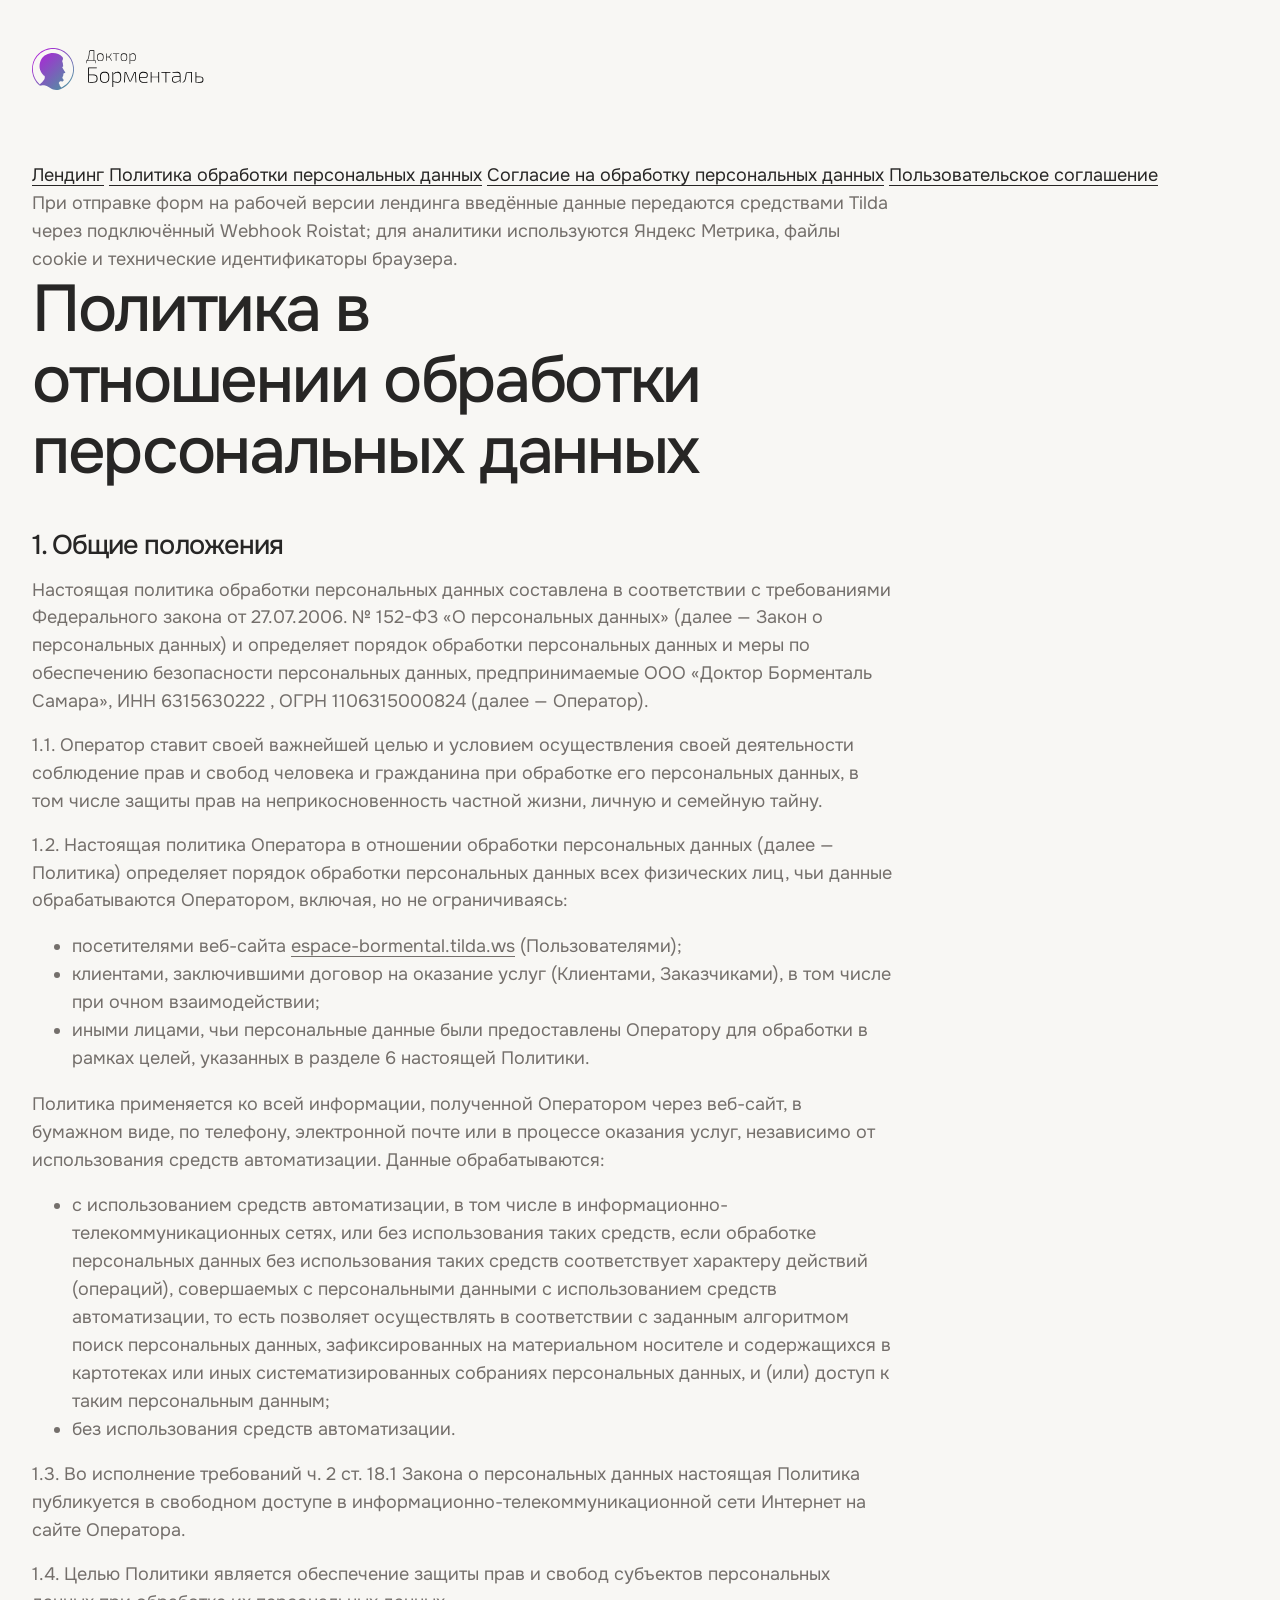
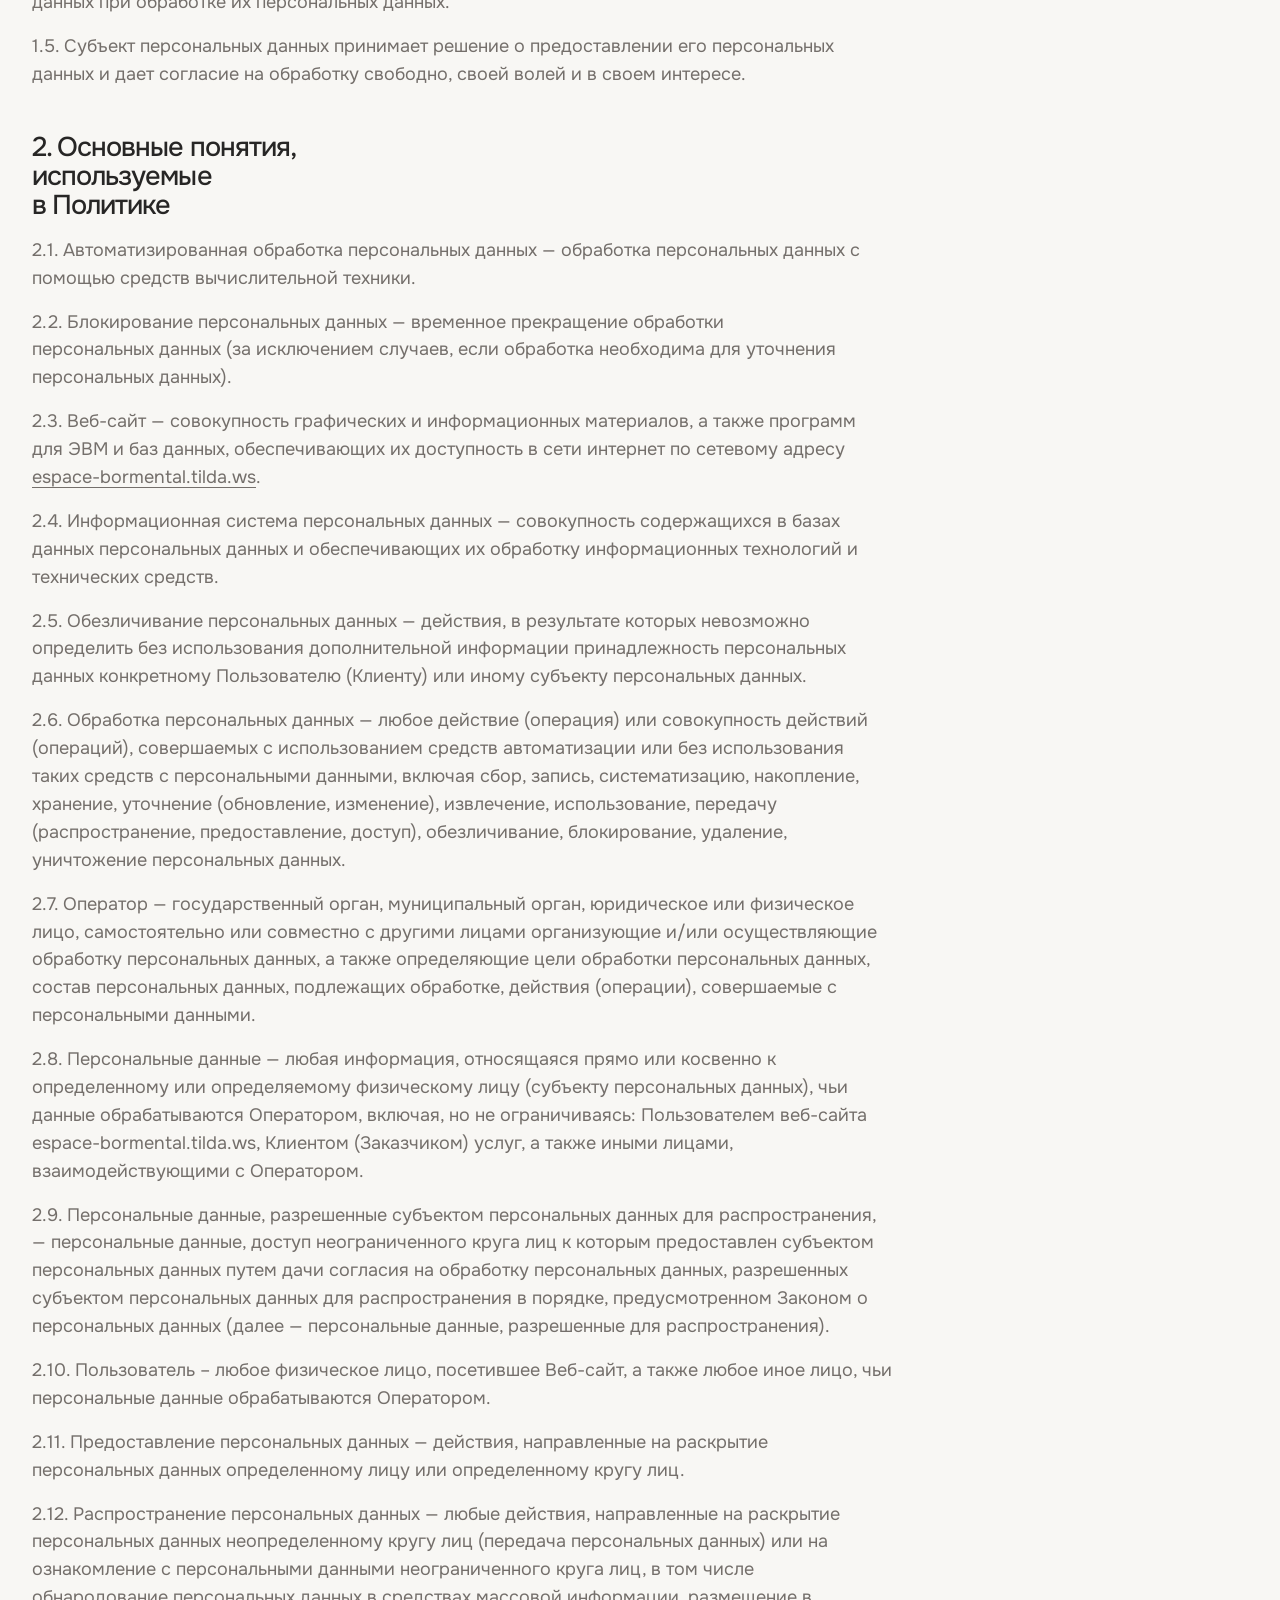
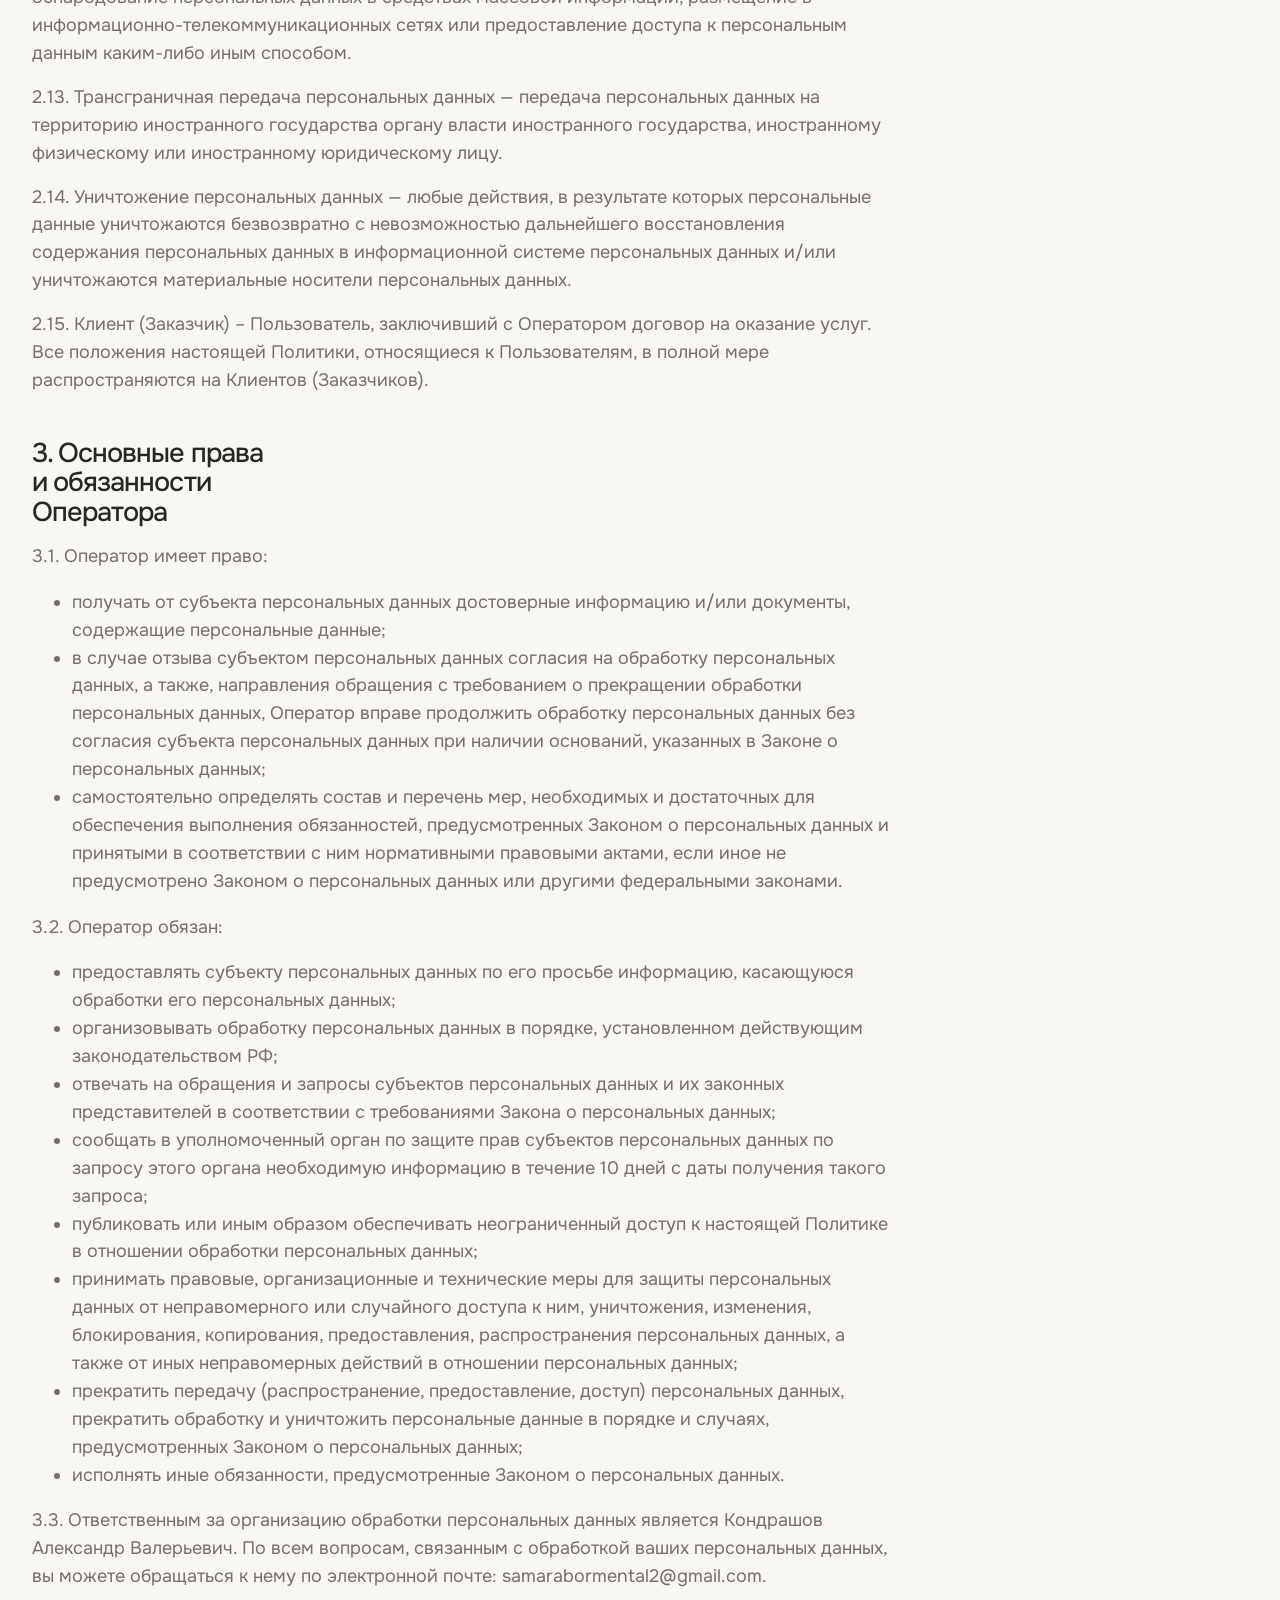
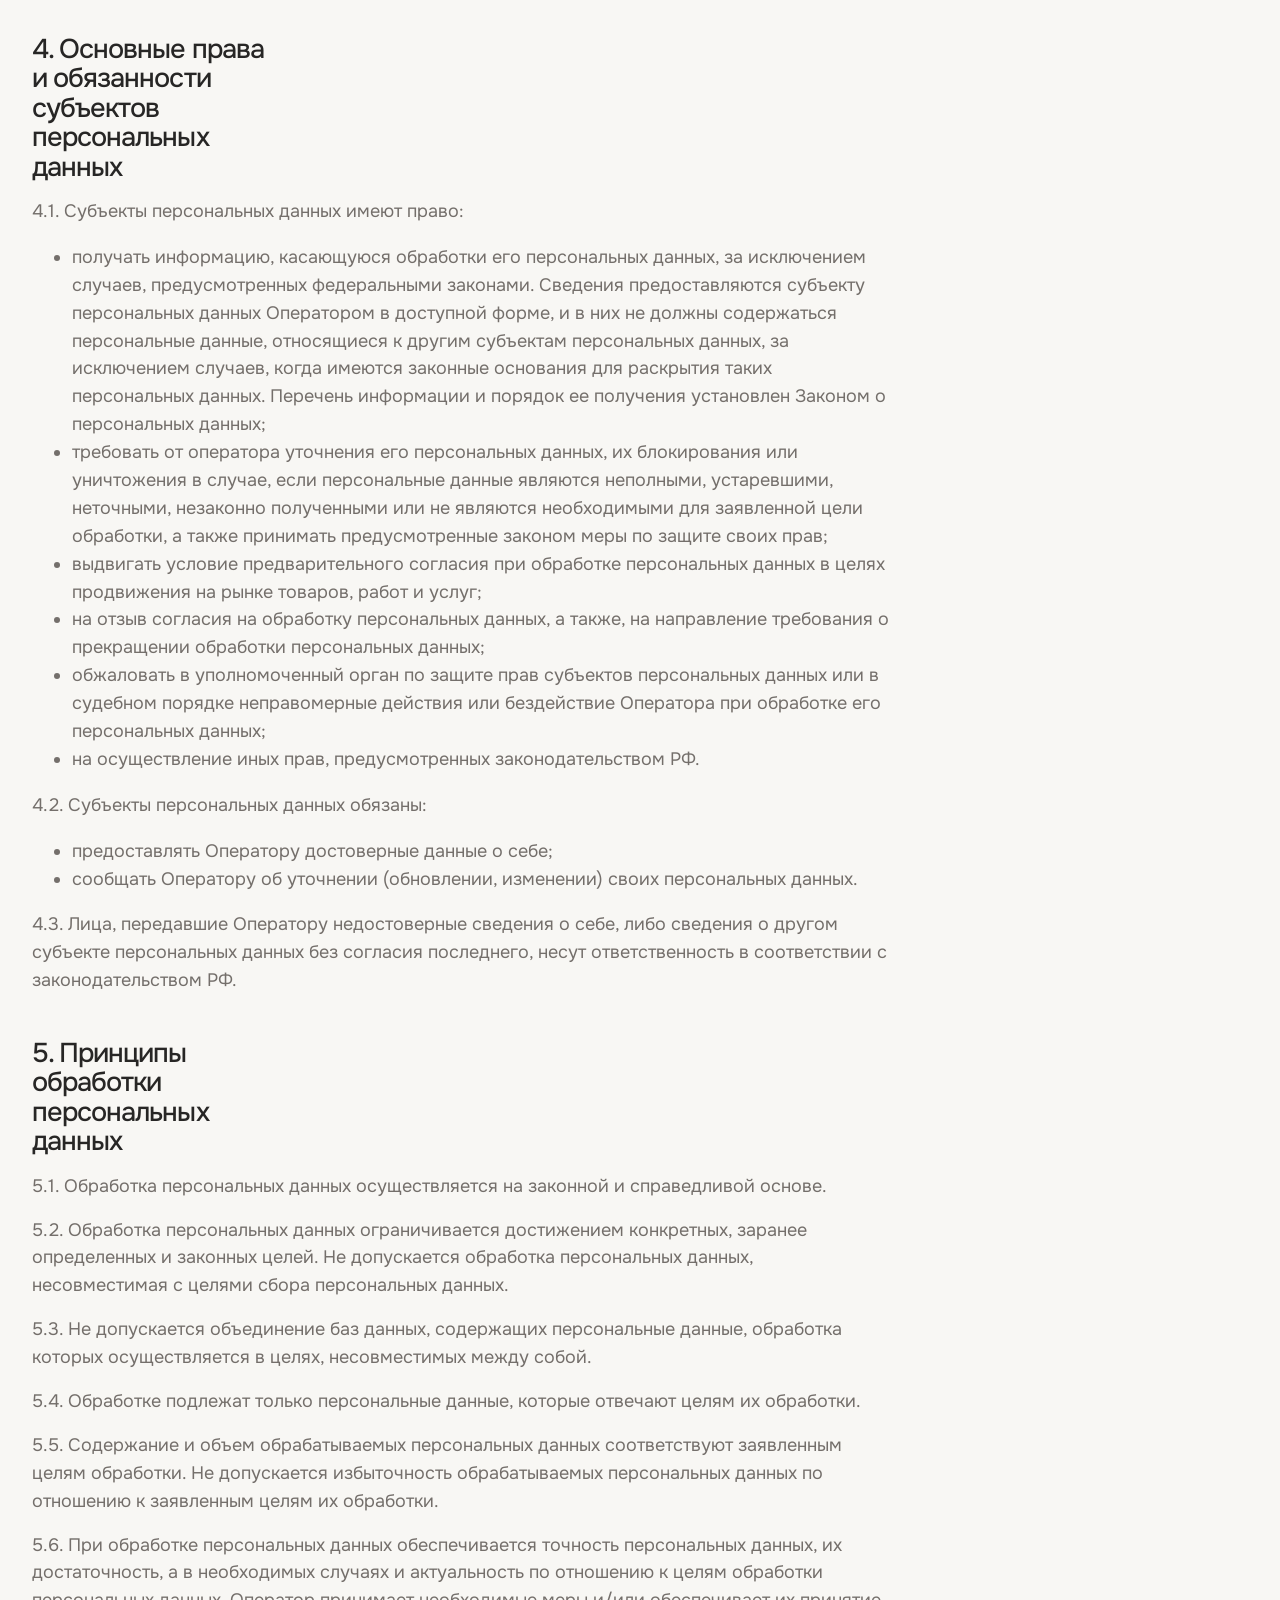
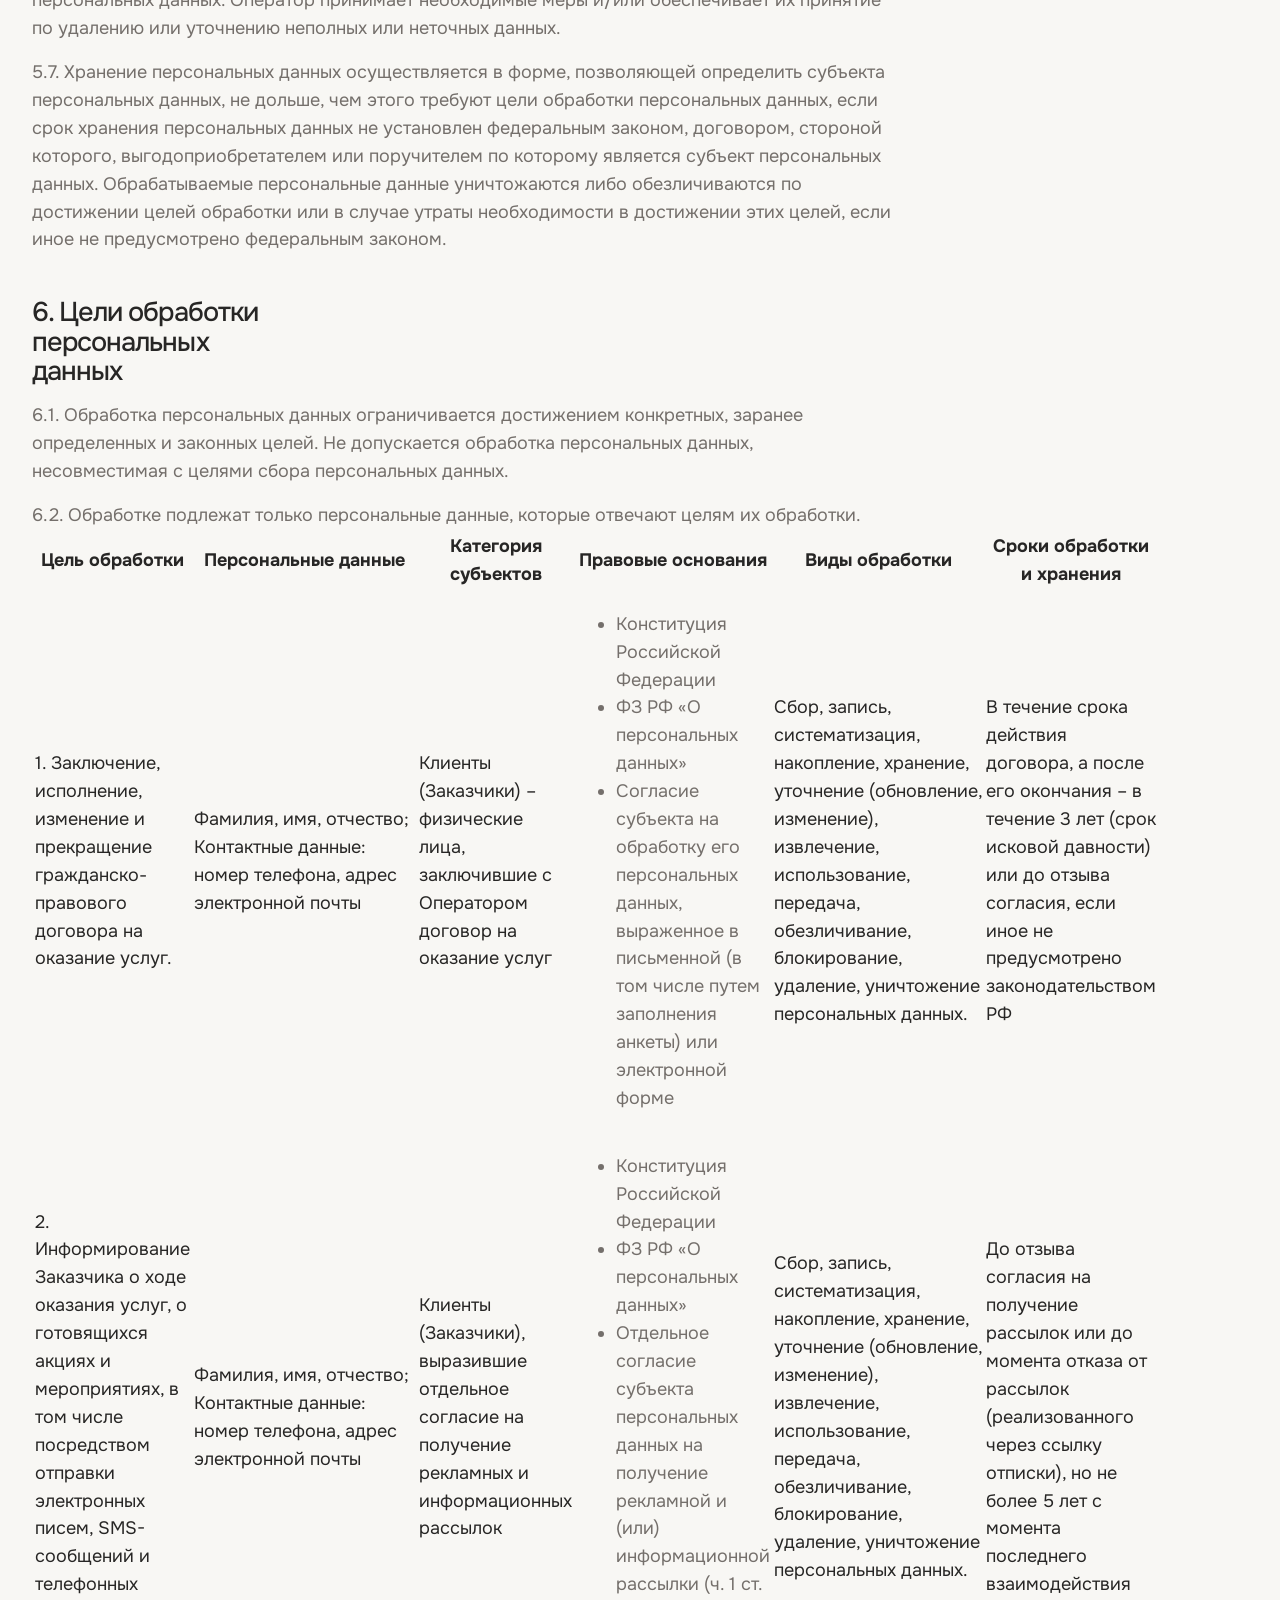
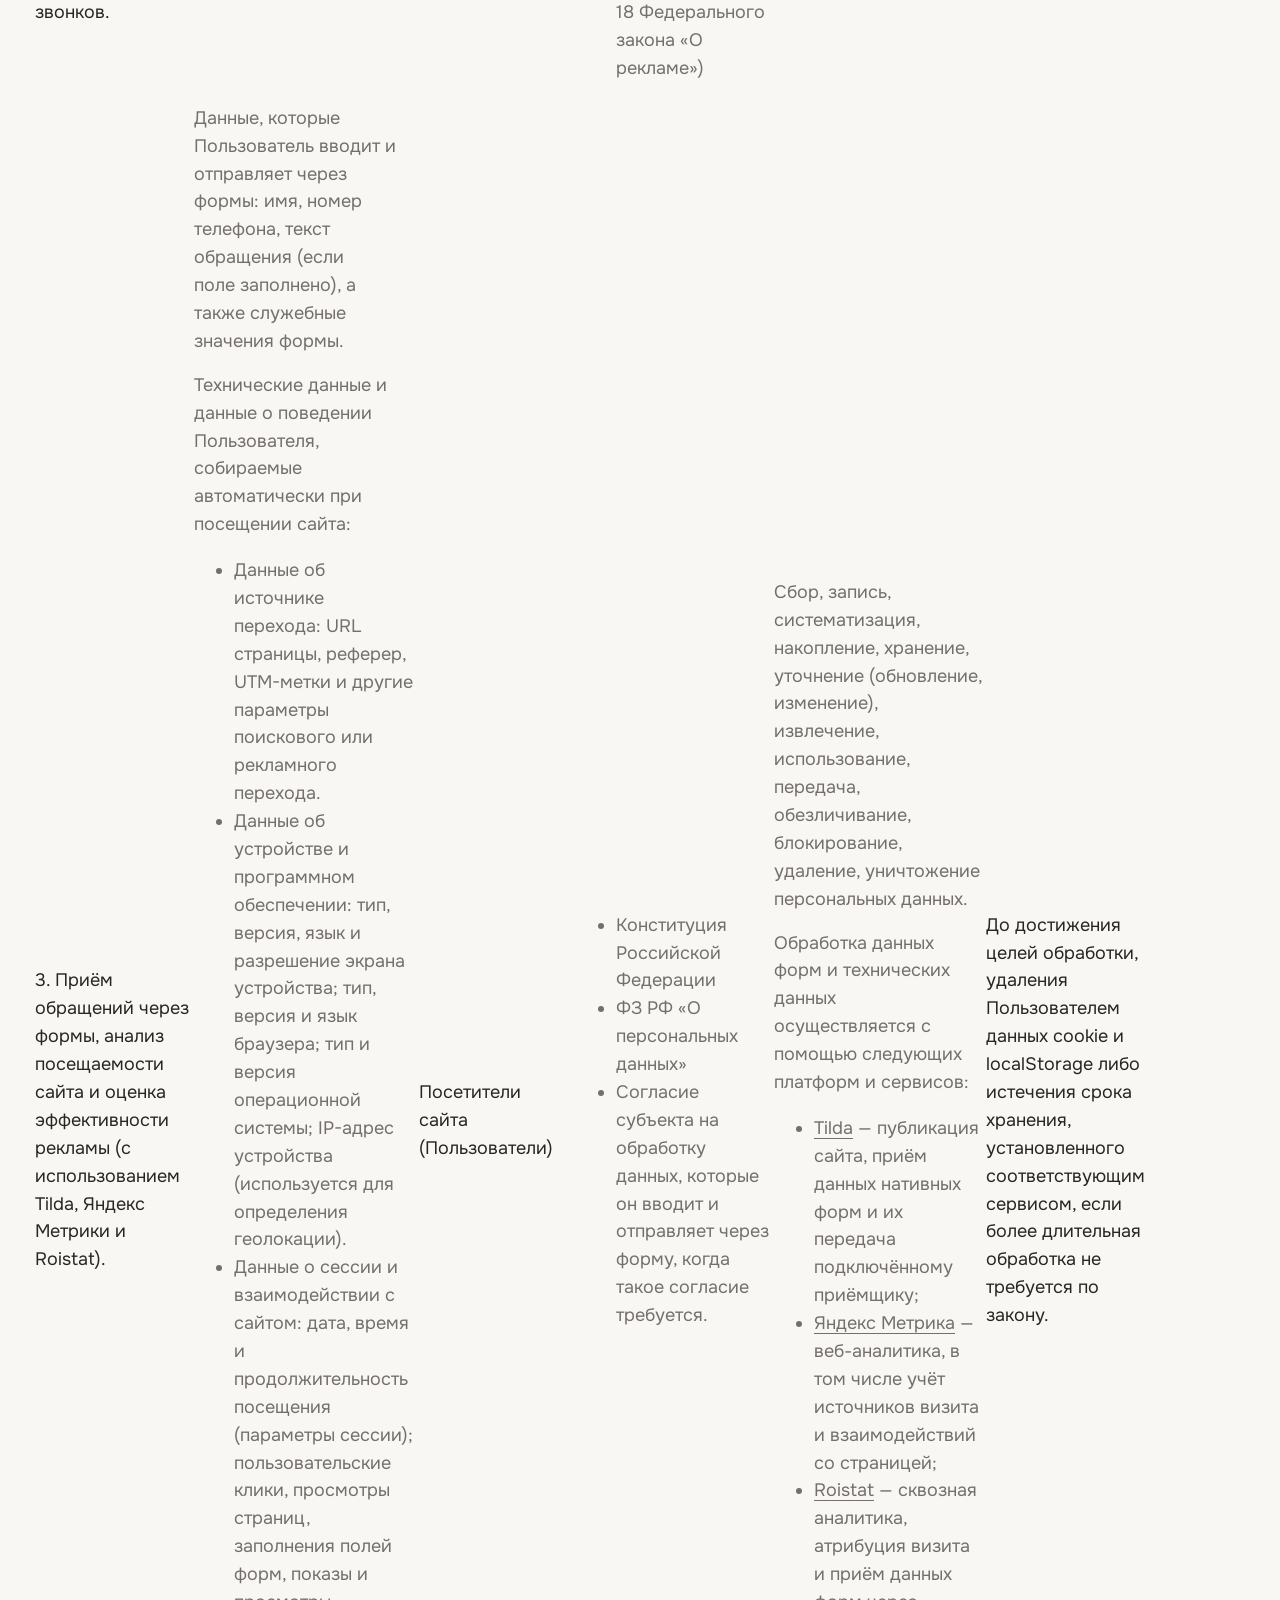
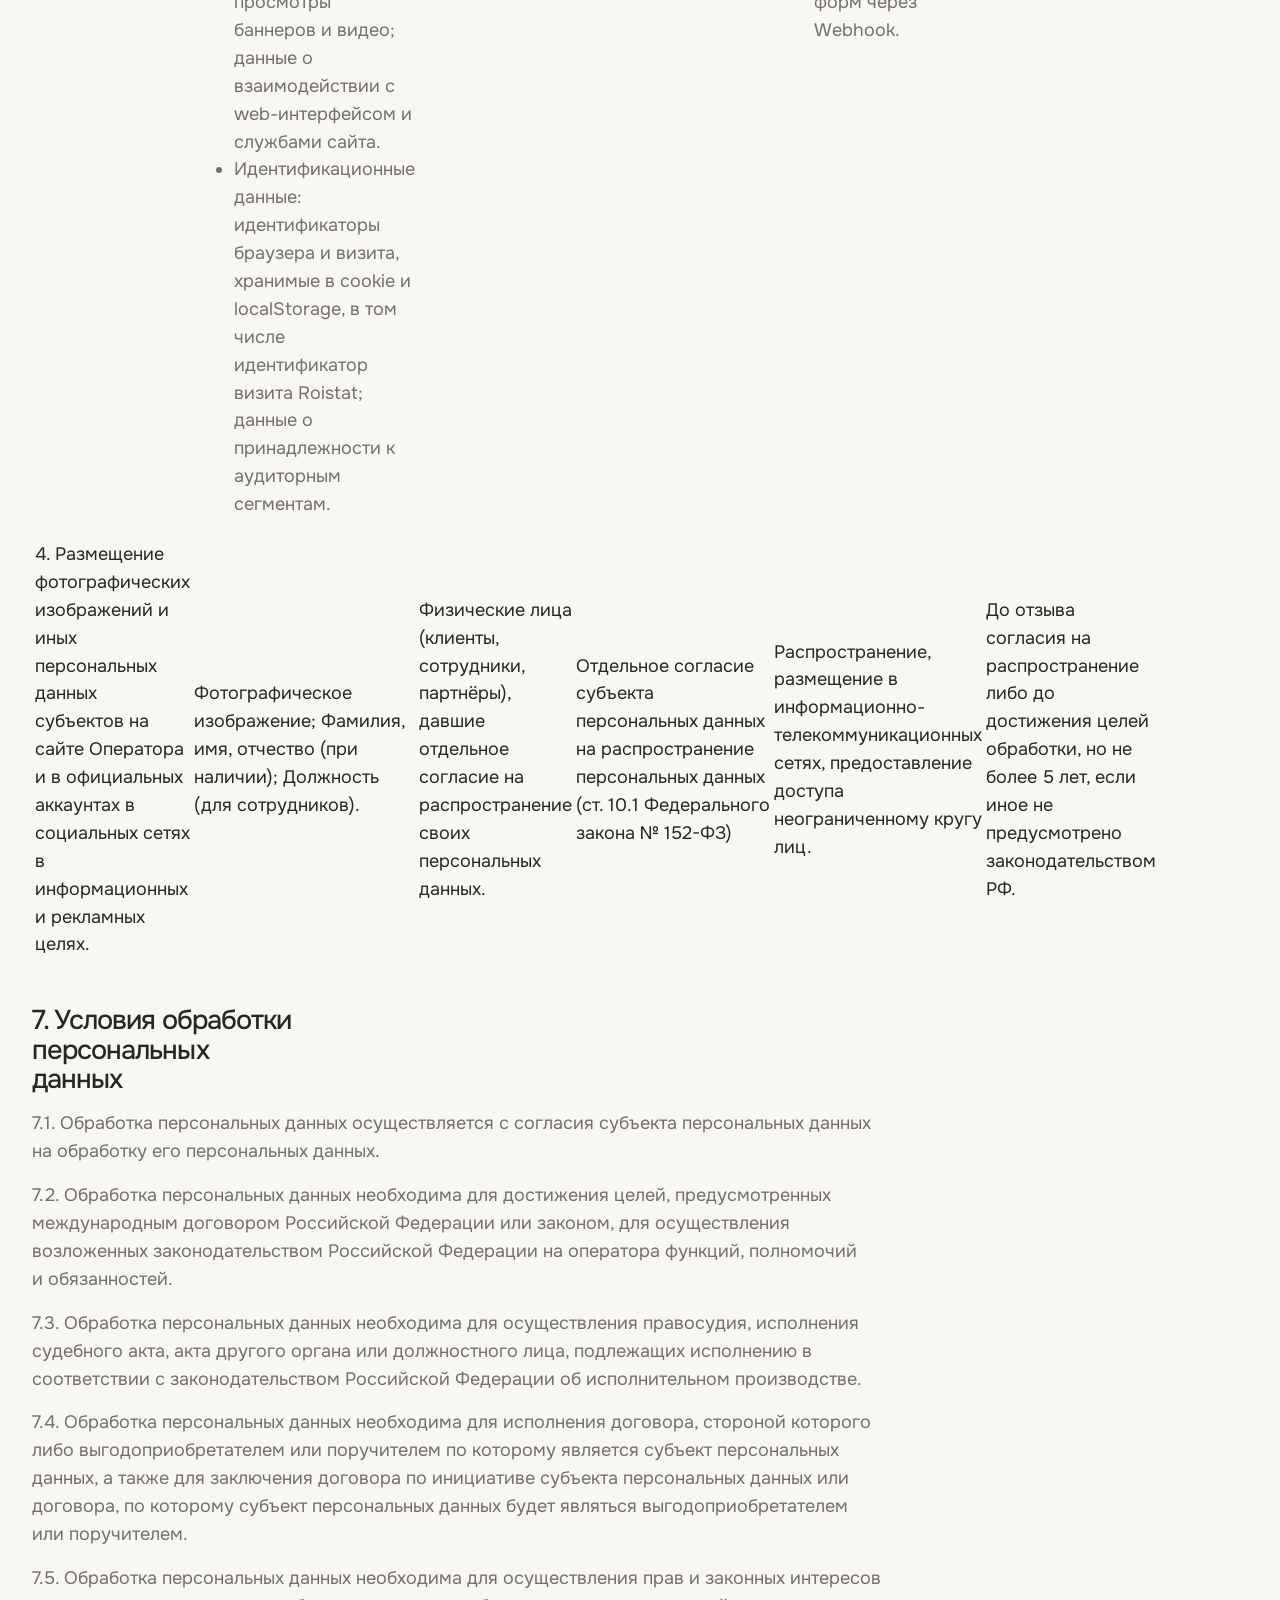
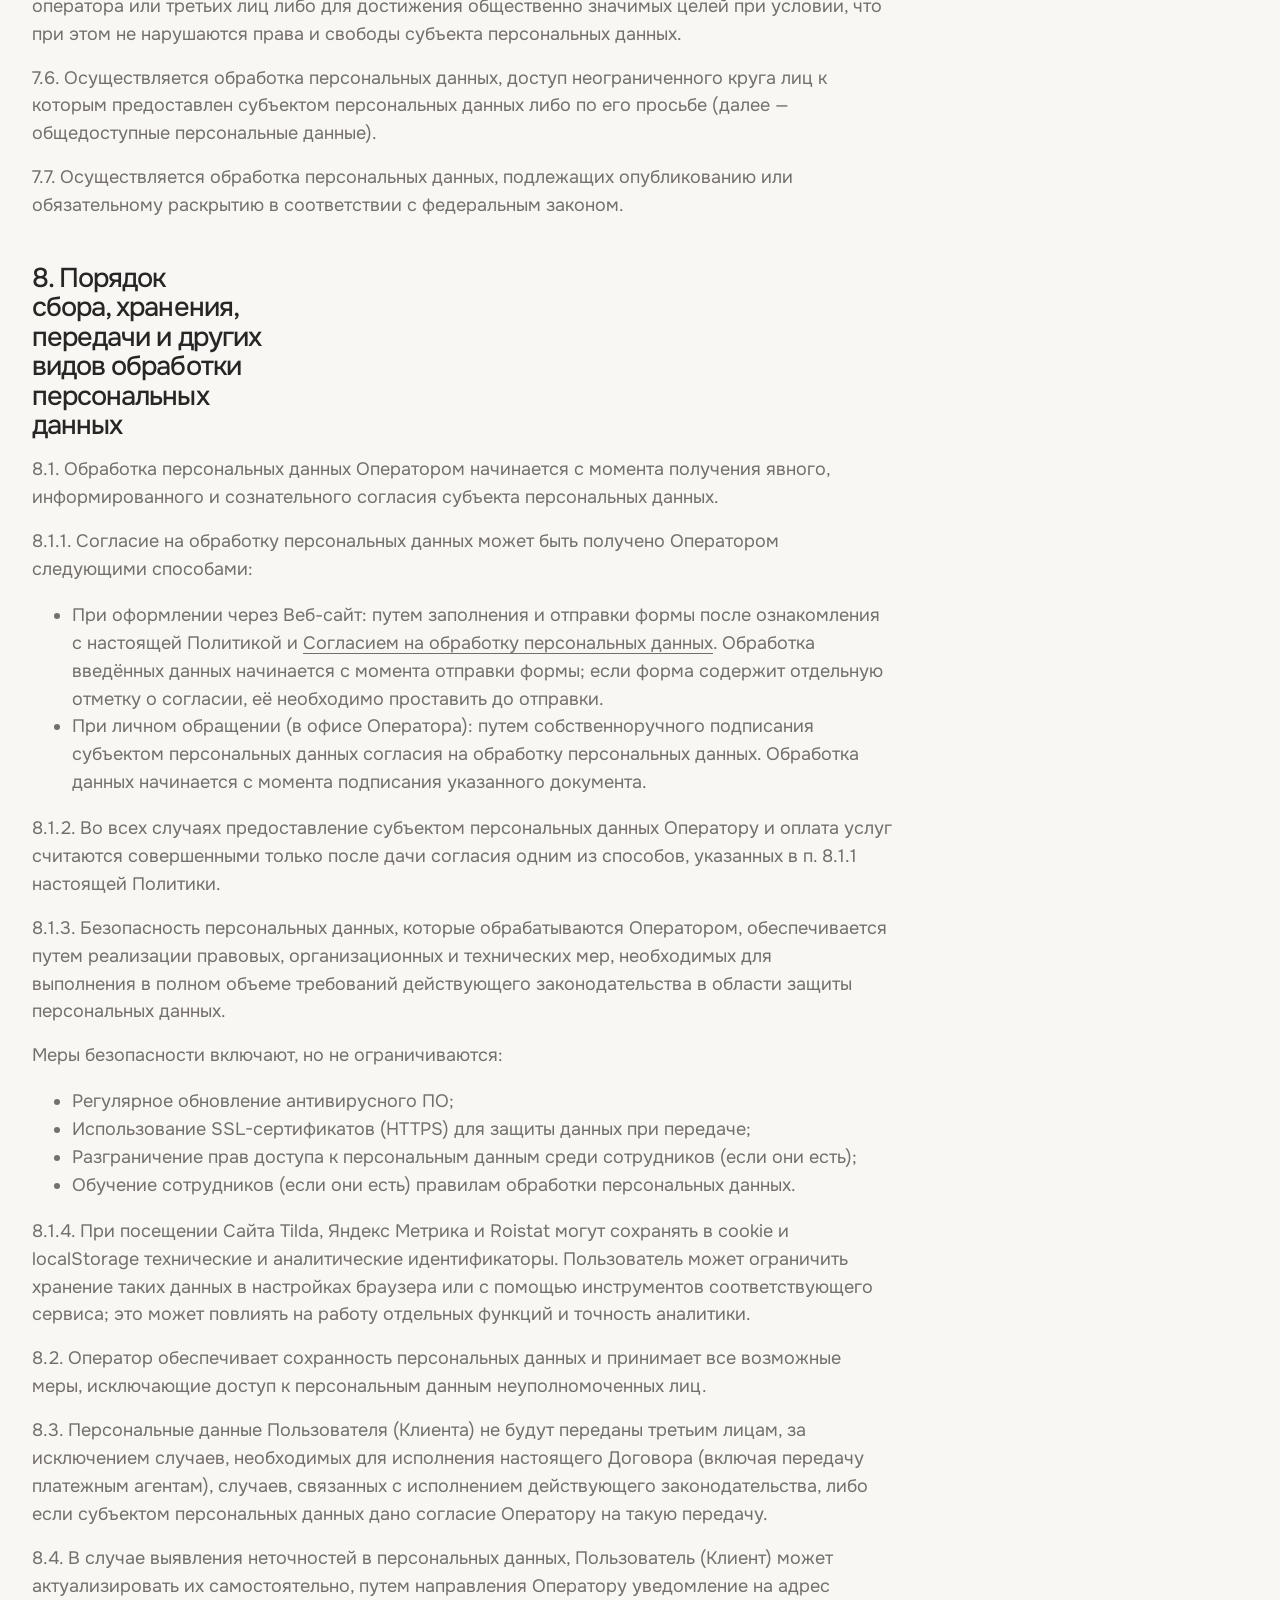
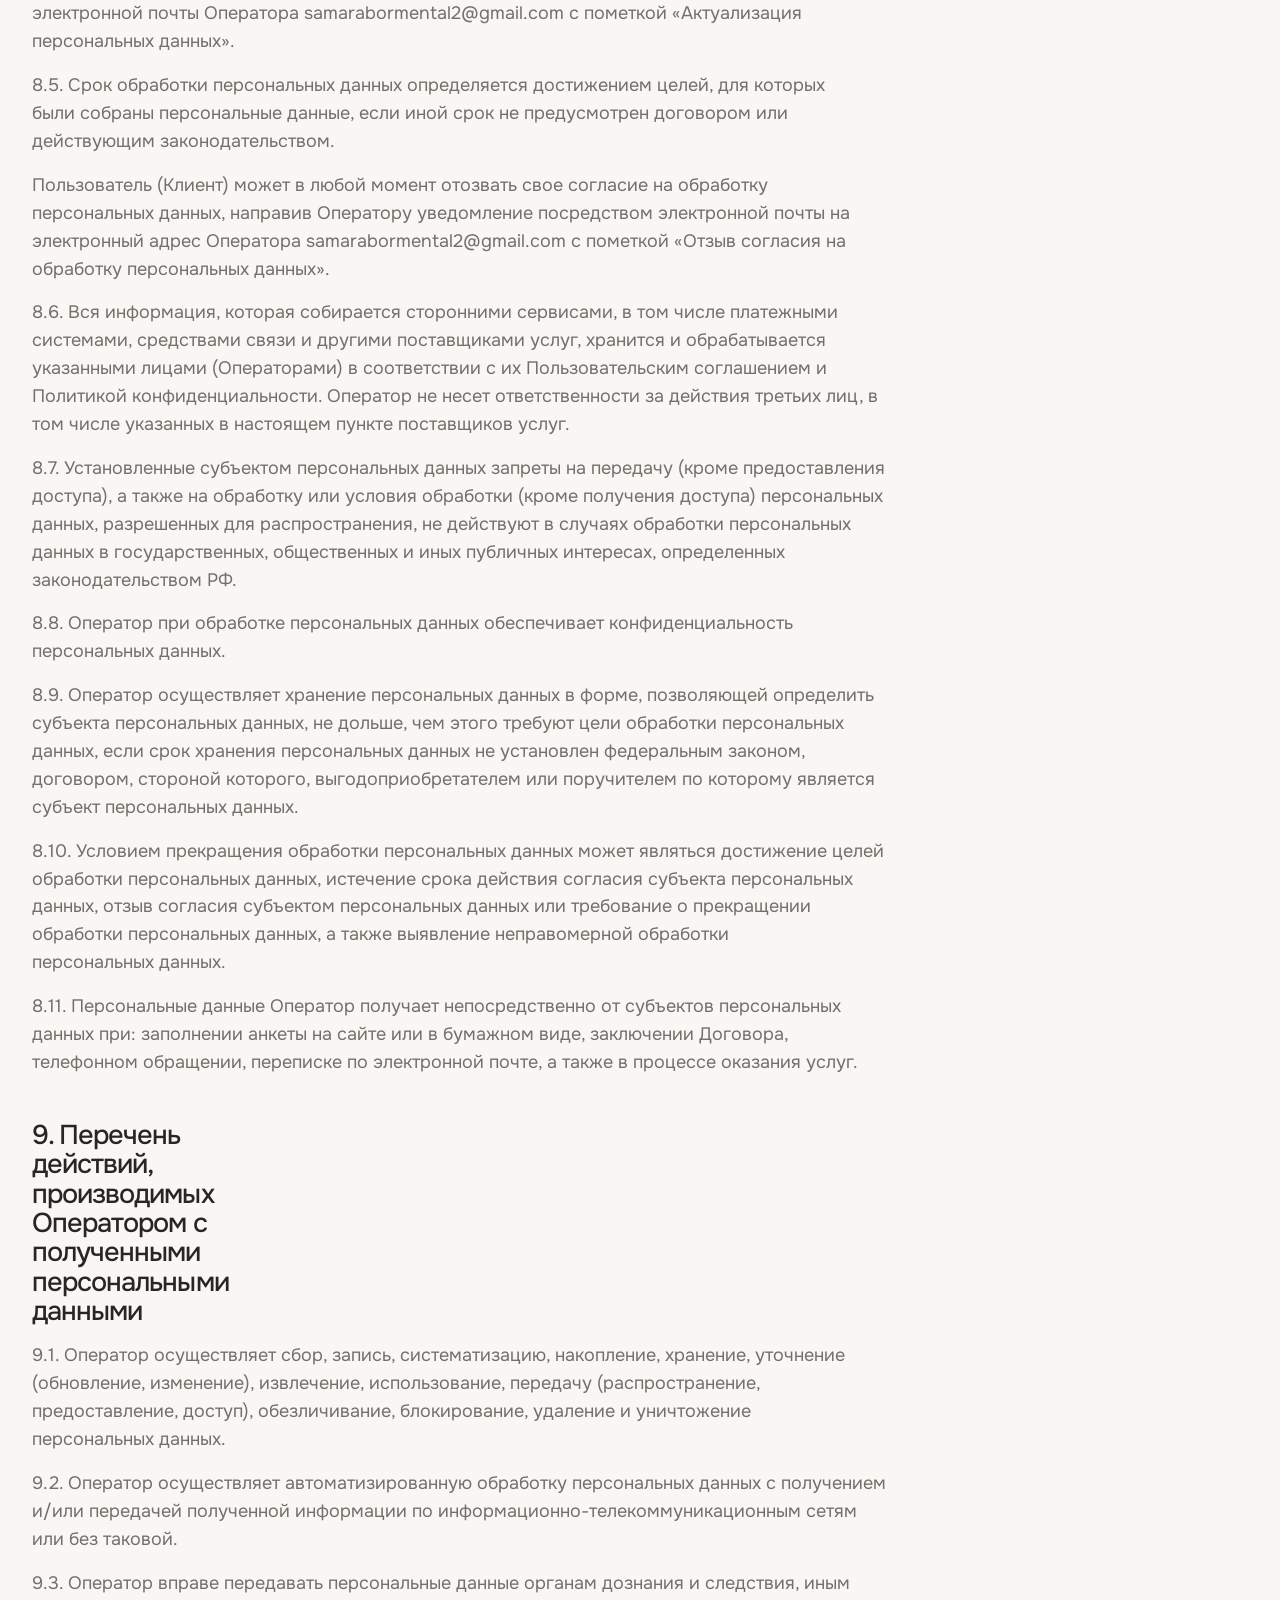
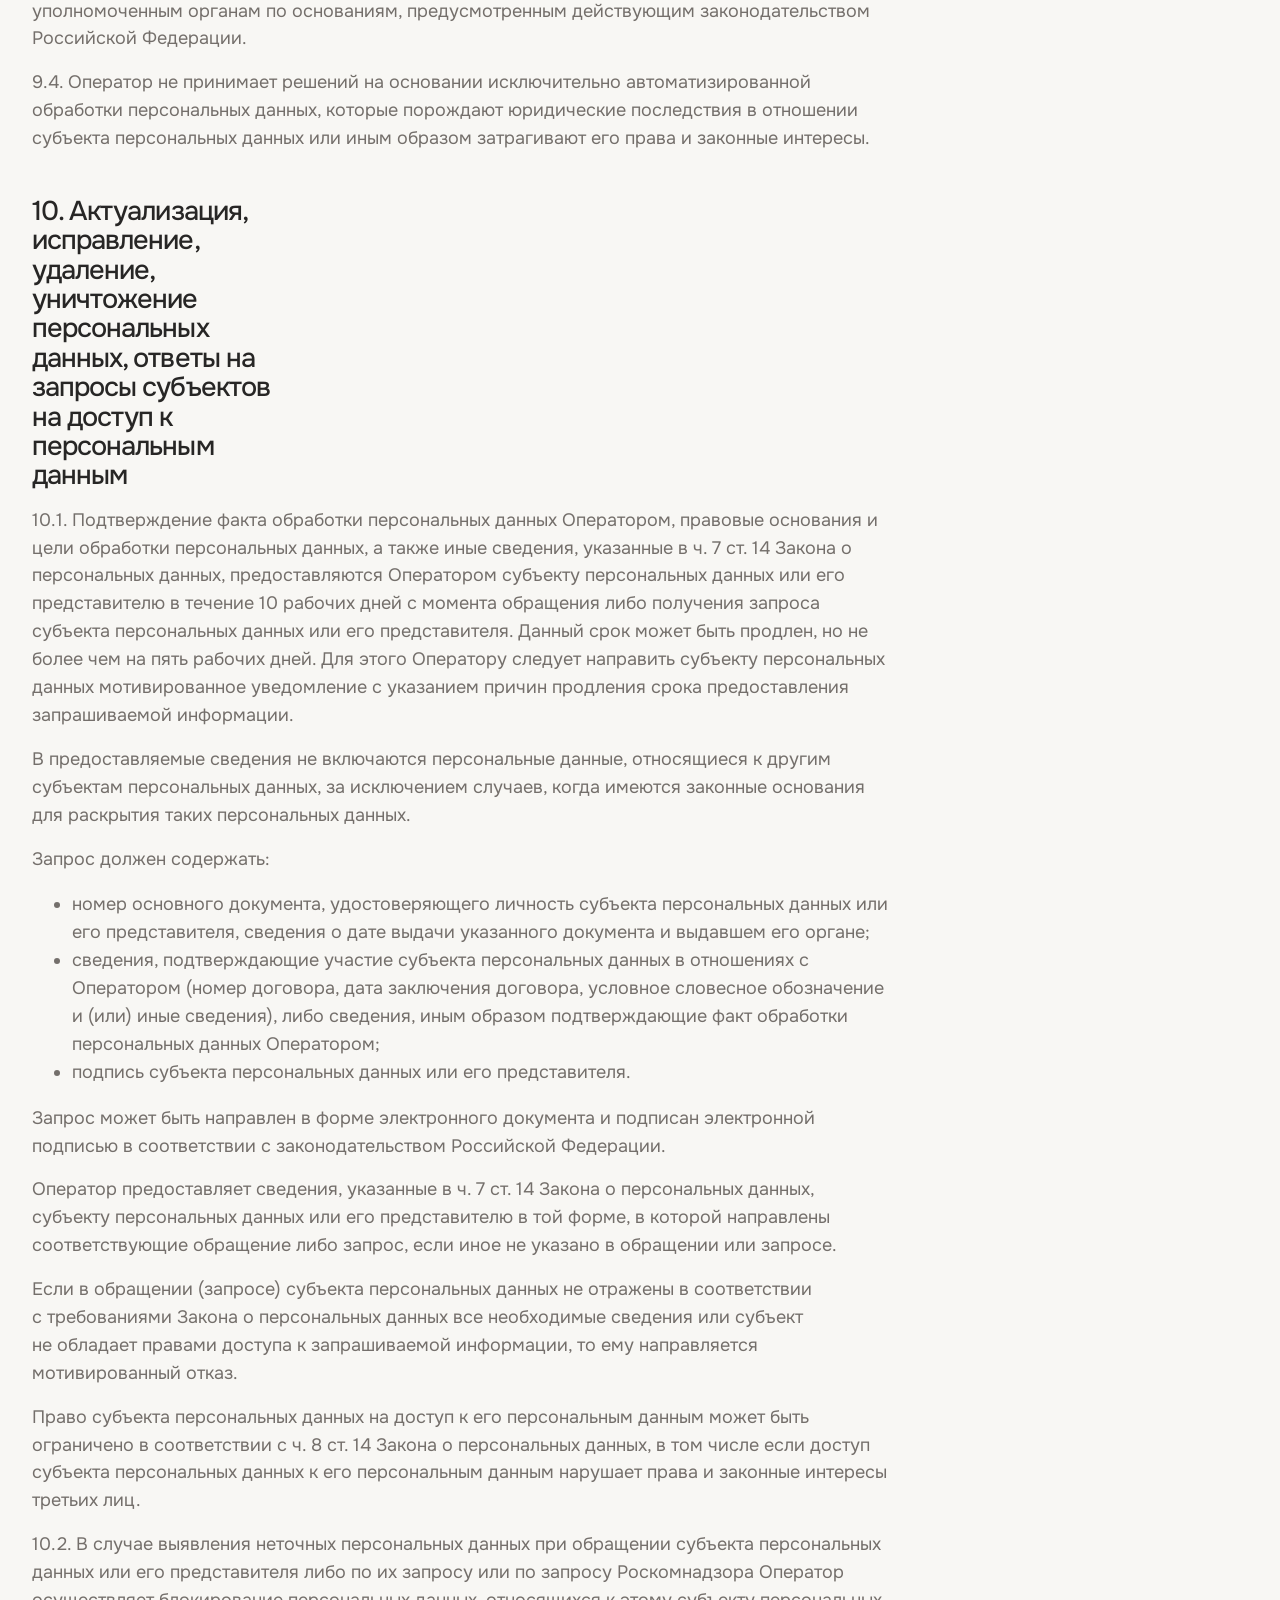
<file: privacy.html>
<!doctype html>
<html lang="ru">
<head>
  <meta charset="utf-8">
  <meta name="viewport" content="width=device-width, initial-scale=1">
  <title>Политика в отношении обработки персональных данных | Доктор Борменталь</title>
  <meta property="og:image" content="https://espace-landing-pages.github.io/bormental-lifting/assets/images/hero-clean.webp">
  <link rel="canonical" href="https://espace-bormental.tilda.ws/privacy">
  <link rel="icon" href="assets/logos/logo.svg" type="image/svg+xml">
  <link rel="preload" href="assets/fonts/onest-variable.ttf" as="font" type="font/ttf" crossorigin>
  <link rel="stylesheet" href="styles.css">
</head>
<body>
  <main class="legal-page">
    <div class="container">
      <a class="brand" href="https://espace-bormental.tilda.ws/" aria-label="Вернуться на лендинг">
        <img class="brand-mark" src="https://espace-landing-pages.github.io/bormental-lifting/assets/logos/logo.svg" alt="" width="48" height="48">
        <img class="brand-name" src="https://espace-landing-pages.github.io/bormental-lifting/assets/logos/logo_name.svg" alt="Доктор Борменталь" width="109" height="35">
      </a>
      <nav class="legal-nav" aria-label="Юридические документы">
        <a href="https://espace-bormental.tilda.ws/">Лендинг</a>
        <a href="/privacy" aria-current="page">Политика обработки персональных данных</a>
        <a href="/consent">Согласие на обработку персональных данных</a>
        <a href="/user-agreement">Пользовательское соглашение</a>
      </nav>
      <article class="legal-content">
        <p class="legal-preface">При отправке форм на рабочей версии лендинга введённые данные передаются средствами Tilda через подключённый Webhook Roistat; для аналитики используются Яндекс Метрика, файлы cookie и технические идентификаторы браузера.</p>
<h1>Политика в отношении обработки персональных данных</h1>

<h2>1. Общие положения</h2>

<p>Настоящая политика обработки персональных данных составлена в соответствии с требованиями Федерального закона от 27.07.2006. № 152-ФЗ «О персональных данных» (далее — Закон о персональных данных) и определяет порядок обработки персональных данных и меры по обеспечению безопасности персональных данных, предпринимаемые ООО «Доктор Борменталь Самара», ИНН 6315630222 , ОГРН 1106315000824 (далее — Оператор).</p>

<p>1.1. Оператор ставит своей важнейшей целью и условием осуществления своей деятельности соблюдение прав и свобод человека и гражданина при обработке его персональных данных, в том числе защиты прав на неприкосновенность частной жизни, личную и семейную тайну.</p>

<p>1.2. Настоящая политика Оператора в отношении обработки персональных данных (далее — Политика) определяет порядок обработки персональных данных всех физических лиц, чьи данные обрабатываются Оператором, включая, но не ограничиваясь:</p>
<ul>
    <li>посетителями веб-сайта <a href="https://espace-bormental.tilda.ws/" target="_blank" rel="noopener">espace-bormental.tilda.ws</a> (Пользователями);</li>
    <li>клиентами, заключившими договор на оказание услуг (Клиентами, Заказчиками), в том числе при очном взаимодействии;</li>
    <li>иными лицами, чьи персональные данные были предоставлены Оператору для обработки в рамках целей, указанных в разделе 6 настоящей Политики.</li>
</ul>
<p>Политика применяется ко всей информации, полученной Оператором через веб-сайт, в бумажном виде, по телефону, электронной почте или в процессе оказания услуг, независимо от использования средств автоматизации. Данные обрабатываются:</p>
<ul>
    <li>с использованием средств автоматизации, в том числе в информационно-телекоммуникационных сетях, или без использования таких средств, если обработке персональных данных без использования таких средств соответствует характеру действий (операций), совершаемых с персональными данными с использованием средств автоматизации, то есть позволяет осуществлять в соответствии с заданным алгоритмом поиск персональных данных, зафиксированных на материальном носителе и содержащихся в картотеках или иных систематизированных собраниях персональных данных, и (или) доступ к таким персональным данным;</li>
    <li>без использования средств автоматизации.</li>
</ul>
<p>1.3. Во исполнение требований ч. 2 ст. 18.1 Закона о персональных данных настоящая Политика публикуется в свободном доступе в информационно-телекоммуникационной сети Интернет на сайте Оператора.</p>
<p>1.4. Целью Политики является обеспечение защиты прав и свобод субъектов персональных данных при обработке их персональных данных.</p>
<p>1.5. Субъект персональных данных принимает решение о предоставлении его персональных данных и дает согласие на обработку свободно, своей волей и в своем интересе.</p>

<h2>2. Основные понятия, используемые в Политике</h2>

<p>2.1. Автоматизированная обработка персональных данных — обработка персональных данных с помощью средств вычислительной техники.</p>
<p>2.2. Блокирование персональных данных — временное прекращение обработки персональных данных (за исключением случаев, если обработка необходима для уточнения персональных данных).</p>
<p>2.3. Веб-сайт — совокупность графических и информационных материалов, а также программ для ЭВМ и баз данных, обеспечивающих их доступность в сети интернет по сетевому адресу <a href="https://espace-bormental.tilda.ws/" target="_blank" rel="noopener">espace-bormental.tilda.ws</a>.</p>
<p>2.4. Информационная система персональных данных — совокупность содержащихся в базах данных персональных данных и обеспечивающих их обработку информационных технологий и технических средств.</p>
<p>2.5. Обезличивание персональных данных — действия, в результате которых невозможно определить без использования дополнительной информации принадлежность персональных данных конкретному Пользователю (Клиенту) или иному субъекту персональных данных.</p>
<p>2.6. Обработка персональных данных — любое действие (операция) или совокупность действий (операций), совершаемых с использованием средств автоматизации или без использования таких средств с персональными данными, включая сбор, запись, систематизацию, накопление, хранение, уточнение (обновление, изменение), извлечение, использование, передачу (распространение, предоставление, доступ), обезличивание, блокирование, удаление, уничтожение персональных данных.</p>
<p>2.7. Оператор — государственный орган, муниципальный орган, юридическое или физическое лицо, самостоятельно или совместно с другими лицами организующие и/или осуществляющие обработку персональных данных, а также определяющие цели обработки персональных данных, состав персональных данных, подлежащих обработке, действия (операции), совершаемые с персональными данными.</p>
<p>2.8. Персональные данные — любая информация, относящаяся прямо или косвенно к определенному или определяемому физическому лицу (субъекту персональных данных), чьи данные обрабатываются Оператором, включая, но не ограничиваясь: Пользователем веб-сайта espace-bormental.tilda.ws, Клиентом (Заказчиком) услуг, а также иными лицами, взаимодействующими с Оператором.</p>
<p>2.9. Персональные данные, разрешенные субъектом персональных данных для распространения, — персональные данные, доступ неограниченного круга лиц к которым предоставлен субъектом персональных данных путем дачи согласия на обработку персональных данных, разрешенных субъектом персональных данных для распространения в порядке, предусмотренном Законом о персональных данных (далее — персональные данные, разрешенные для распространения).</p>
<p>2.10. Пользователь – любое физическое лицо, посетившее Веб-сайт, а также любое иное лицо, чьи персональные данные обрабатываются Оператором.</p>
<p>2.11. Предоставление персональных данных — действия, направленные на раскрытие персональных данных определенному лицу или определенному кругу лиц.</p>
<p>2.12. Распространение персональных данных — любые действия, направленные на раскрытие персональных данных неопределенному кругу лиц (передача персональных данных) или на ознакомление с персональными данными неограниченного круга лиц, в том числе обнародование персональных данных в средствах массовой информации, размещение в информационно-телекоммуникационных сетях или предоставление доступа к персональным данным каким-либо иным способом.</p>
<p>2.13. Трансграничная передача персональных данных — передача персональных данных на территорию иностранного государства органу власти иностранного государства, иностранному физическому или иностранному юридическому лицу.</p>
<p>2.14. Уничтожение персональных данных — любые действия, в результате которых персональные данные уничтожаются безвозвратно с невозможностью дальнейшего восстановления содержания персональных данных в информационной системе персональных данных и/или уничтожаются материальные носители персональных данных.</p>
<p>2.15. Клиент (Заказчик) – Пользователь, заключивший с Оператором договор на оказание услуг. Все положения настоящей Политики, относящиеся к Пользователям, в полной мере распространяются на Клиентов (Заказчиков).</p>

<h2>3. Основные права и обязанности Оператора</h2>

<p>3.1. Оператор имеет право:</p>
<ul>
    <li>получать от субъекта персональных данных достоверные информацию и/или документы, содержащие персональные данные;</li>
    <li>в случае отзыва субъектом персональных данных согласия на обработку персональных данных, а также, направления обращения с требованием о прекращении обработки персональных данных, Оператор вправе продолжить обработку персональных данных без согласия субъекта персональных данных при наличии оснований, указанных в Законе о персональных данных;</li>
    <li>самостоятельно определять состав и перечень мер, необходимых и достаточных для обеспечения выполнения обязанностей, предусмотренных Законом о персональных данных и принятыми в соответствии с ним нормативными правовыми актами, если иное не предусмотрено Законом о персональных данных или другими федеральными законами.</li>
</ul>
<p>3.2. Оператор обязан:</p>
<ul>
    <li>предоставлять субъекту персональных данных по его просьбе информацию, касающуюся обработки его персональных данных;</li>
    <li>организовывать обработку персональных данных в порядке, установленном действующим законодательством РФ;</li>
    <li>отвечать на обращения и запросы субъектов персональных данных и их законных представителей в соответствии с требованиями Закона о персональных данных;</li>
    <li>сообщать в уполномоченный орган по защите прав субъектов персональных данных по запросу этого органа необходимую информацию в течение 10 дней с даты получения такого запроса;</li>
    <li>публиковать или иным образом обеспечивать неограниченный доступ к настоящей Политике в отношении обработки персональных данных;</li>
    <li>принимать правовые, организационные и технические меры для защиты персональных данных от неправомерного или случайного доступа к ним, уничтожения, изменения, блокирования, копирования, предоставления, распространения персональных данных, а также от иных неправомерных действий в отношении персональных данных;</li>
    <li>прекратить передачу (распространение, предоставление, доступ) персональных данных, прекратить обработку и уничтожить персональные данные в порядке и случаях, предусмотренных Законом о персональных данных;</li>
    <li>исполнять иные обязанности, предусмотренные Законом о персональных данных.</li>
</ul>
<p>3.3. Ответственным за организацию обработки персональных данных является Кондрашов Александр Валерьевич. По всем вопросам, связанным с обработкой ваших персональных данных, вы можете обращаться к нему по электронной почте: samarabormental2@gmail.com.</p>

<h2>4. Основные права и обязанности субъектов персональных данных</h2>

<p>4.1. Субъекты персональных данных имеют право:</p>
<ul>
    <li>получать информацию, касающуюся обработки его персональных данных, за исключением случаев, предусмотренных федеральными законами. Сведения предоставляются субъекту персональных данных Оператором в доступной форме, и в них не должны содержаться персональные данные, относящиеся к другим субъектам персональных данных, за исключением случаев, когда имеются законные основания для раскрытия таких персональных данных. Перечень информации и порядок ее получения установлен Законом о персональных данных;</li>
    <li>требовать от оператора уточнения его персональных данных, их блокирования или уничтожения в случае, если персональные данные являются неполными, устаревшими, неточными, незаконно полученными или не являются необходимыми для заявленной цели обработки, а также принимать предусмотренные законом меры по защите своих прав;</li>
    <li>выдвигать условие предварительного согласия при обработке персональных данных в целях продвижения на рынке товаров, работ и услуг;</li>
    <li>на отзыв согласия на обработку персональных данных, а также, на направление требования о прекращении обработки персональных данных;</li>
    <li>обжаловать в уполномоченный орган по защите прав субъектов персональных данных или в судебном порядке неправомерные действия или бездействие Оператора при обработке его персональных данных;</li>
    <li>на осуществление иных прав, предусмотренных законодательством РФ.</li>
</ul>
<p>4.2. Субъекты персональных данных обязаны:</p>
<ul>
    <li>предоставлять Оператору достоверные данные о себе;</li>
    <li>сообщать Оператору об уточнении (обновлении, изменении) своих персональных данных.</li>
</ul>
<p>4.3. Лица, передавшие Оператору недостоверные сведения о себе, либо сведения о другом субъекте персональных данных без согласия последнего, несут ответственность в соответствии с законодательством РФ.</p>

<h2>5. Принципы обработки персональных данных</h2>

<p>5.1. Обработка персональных данных осуществляется на законной и справедливой основе.</p>
<p>5.2. Обработка персональных данных ограничивается достижением конкретных, заранее определенных и законных целей. Не допускается обработка персональных данных, несовместимая с целями сбора персональных данных.</p>
<p>5.3. Не допускается объединение баз данных, содержащих персональные данные, обработка которых осуществляется в целях, несовместимых между собой.</p>
<p>5.4. Обработке подлежат только персональные данные, которые отвечают целям их обработки.</p>
<p>5.5. Содержание и объем обрабатываемых персональных данных соответствуют заявленным целям обработки. Не допускается избыточность обрабатываемых персональных данных по отношению к заявленным целям их обработки.</p>
<p>5.6. При обработке персональных данных обеспечивается точность персональных данных, их достаточность, а в необходимых случаях и актуальность по отношению к целям обработки персональных данных. Оператор принимает необходимые меры и/или обеспечивает их принятие по удалению или уточнению неполных или неточных данных.</p>
<p>5.7. Хранение персональных данных осуществляется в форме, позволяющей определить субъекта персональных данных, не дольше, чем этого требуют цели обработки персональных данных, если срок хранения персональных данных не установлен федеральным законом, договором, стороной которого, выгодоприобретателем или поручителем по которому является субъект персональных данных. Обрабатываемые персональные данные уничтожаются либо обезличиваются по достижении целей обработки или в случае утраты необходимости в достижении этих целей, если иное не предусмотрено федеральным законом.</p>

<h2>6. Цели обработки персональных данных</h2>

<p>6.1. Обработка персональных данных ограничивается достижением конкретных, заранее определенных и законных целей. Не допускается обработка персональных данных, несовместимая с целями сбора персональных данных.</p>
<p>6.2. Обработке подлежат только персональные данные, которые отвечают целям их обработки.</p>

<table class="table table-bordered">
    <thead>
        <tr>
            <th>Цель обработки</th>
            <th>Персональные данные</th>
            <th>Категория субъектов</th>
            <th>Правовые основания</th>
            <th>Виды обработки</th>
            <th>Сроки обработки и хранения</th>
        </tr>
    </thead>
    <tbody>
        <tr>
            <td>1. Заключение, исполнение, изменение и прекращение гражданско-правового договора на оказание услуг.</td>
            <td>Фамилия, имя, отчество; Контактные данные: номер телефона, адрес электронной почты</td>
            <td>Клиенты (Заказчики) – физические лица, заключившие с Оператором договор на оказание услуг</td>
            <td>
                <ul>
                    <li>Конституция Российской Федерации</li>
                    <li>ФЗ РФ «О персональных данных»</li>
                    <li>Согласие субъекта на обработку его персональных данных, выраженное в письменной (в том числе путем заполнения анкеты) или электронной форме</li>
                </ul>
            </td>
            <td>Сбор, запись, систематизация, накопление, хранение, уточнение (обновление, изменение), извлечение, использование, передача, обезличивание, блокирование, удаление, уничтожение персональных данных.</td>
            <td>В течение срока действия договора, а после его окончания – в течение 3 лет (срок исковой давности) или до отзыва согласия, если иное не предусмотрено законодательством РФ</td>
        </tr>
        <tr>
            <td>2. Информирование Заказчика о ходе оказания услуг, о готовящихся акциях и мероприятиях, в том числе посредством отправки электронных писем, SMS-сообщений и телефонных звонков.</td>
            <td>Фамилия, имя, отчество; Контактные данные: номер телефона, адрес электронной почты</td>
            <td>Клиенты (Заказчики), выразившие отдельное согласие на получение рекламных и информационных рассылок</td>
            <td>
                <ul>
                    <li>Конституция Российской Федерации</li>
                    <li>ФЗ РФ «О персональных данных»</li>
                    <li>Отдельное согласие субъекта персональных данных на получение рекламной и (или) информационной рассылки (ч. 1 ст. 18 Федерального закона «О рекламе»)</li>
                </ul>
            </td>
            <td>Сбор, запись, систематизация, накопление, хранение, уточнение (обновление, изменение), извлечение, использование, передача, обезличивание, блокирование, удаление, уничтожение персональных данных.</td>
            <td>До отзыва согласия на получение рассылок или до момента отказа от рассылок (реализованного через ссылку отписки), но не более 5 лет с момента последнего взаимодействия</td>
        </tr>
        <tr>
            <td>3. Приём обращений через формы, анализ посещаемости сайта и оценка эффективности рекламы (с использованием Tilda, Яндекс Метрики и Roistat).</td>
            <td>
                <p>Данные, которые Пользователь вводит и отправляет через формы: имя, номер телефона, текст обращения (если поле заполнено), а также служебные значения формы.</p>
                <p>Технические данные и данные о поведении Пользователя, собираемые автоматически при посещении сайта:</p>
                <ul>
                    <li>Данные об источнике перехода: URL страницы, реферер, UTM-метки и другие параметры поискового или рекламного перехода.</li>
                    <li>Данные об устройстве и программном обеспечении: тип, версия, язык и разрешение экрана устройства; тип, версия и язык браузера; тип и версия операционной системы; IP-адрес устройства (используется для определения геолокации).</li>
                    <li>Данные о сессии и взаимодействии с сайтом: дата, время и продолжительность посещения (параметры сессии); пользовательские клики, просмотры страниц, заполнения полей форм, показы и просмотры баннеров и видео; данные о взаимодействии с web-интерфейсом и службами сайта.</li>
                    <li>Идентификационные данные: идентификаторы браузера и визита, хранимые в cookie и localStorage, в том числе идентификатор визита Roistat; данные о принадлежности к аудиторным сегментам.</li>
                </ul>
            </td>
            <td>Посетители сайта (Пользователи)</td>
            <td>
                <ul>
                    <li>Конституция Российской Федерации</li>
                    <li>ФЗ РФ «О персональных данных»</li>
                    <li>Согласие субъекта на обработку данных, которые он вводит и отправляет через форму, когда такое согласие требуется.</li>
                </ul>
            </td>
            <td>
                <p>Сбор, запись, систематизация, накопление, хранение, уточнение (обновление, изменение), извлечение, использование, передача, обезличивание, блокирование, удаление, уничтожение персональных данных.</p>
                <p>Обработка данных форм и технических данных осуществляется с помощью следующих платформ и сервисов:</p>
                <ul>
                    <li><a href="https://tilda.cc/ru/privacy/" target="_blank" rel="noopener">Tilda</a> — публикация сайта, приём данных нативных форм и их передача подключённому приёмщику;</li>
                    <li><a href="https://yandex.ru/support/metrica/ru/code/data-collected" target="_blank" rel="noopener">Яндекс Метрика</a> — веб-аналитика, в том числе учёт источников визита и взаимодействий со страницей;</li>
                    <li><a href="https://roistat.com/ru/legal" target="_blank" rel="noopener">Roistat</a> — сквозная аналитика, атрибуция визита и приём данных форм через Webhook.</li>
                </ul>
            </td>
            <td>До достижения целей обработки, удаления Пользователем данных cookie и localStorage либо истечения срока хранения, установленного соответствующим сервисом, если более длительная обработка не требуется по закону.</td>
        </tr>
        <tr>
            <td>4. Размещение фотографических изображений и иных персональных данных субъектов на сайте Оператора и в официальных аккаунтах в социальных сетях в информационных и рекламных целях.</td>
            <td>Фотографическое изображение; Фамилия, имя, отчество (при наличии); Должность (для сотрудников).</td>
            <td>Физические лица (клиенты, сотрудники, партнёры), давшие отдельное согласие на распространение своих персональных данных.</td>
            <td>Отдельное согласие субъекта персональных данных на распространение персональных данных (ст. 10.1 Федерального закона № 152-ФЗ)</td>
            <td>Распространение, размещение в информационно-телекоммуникационных сетях, предоставление доступа неограниченному кругу лиц.</td>
            <td>До отзыва согласия на распространение либо до достижения целей обработки, но не более 5 лет, если иное не предусмотрено законодательством РФ.</td>
        </tr>
    </tbody>
</table>

<h2>7. Условия обработки персональных данных</h2>

<p>7.1. Обработка персональных данных осуществляется с согласия субъекта персональных данных на обработку его персональных данных.</p>
<p>7.2. Обработка персональных данных необходима для достижения целей, предусмотренных международным договором Российской Федерации или законом, для осуществления возложенных законодательством Российской Федерации на оператора функций, полномочий и обязанностей.</p>
<p>7.3. Обработка персональных данных необходима для осуществления правосудия, исполнения судебного акта, акта другого органа или должностного лица, подлежащих исполнению в соответствии с законодательством Российской Федерации об исполнительном производстве.</p>
<p>7.4. Обработка персональных данных необходима для исполнения договора, стороной которого либо выгодоприобретателем или поручителем по которому является субъект персональных данных, а также для заключения договора по инициативе субъекта персональных данных или договора, по которому субъект персональных данных будет являться выгодоприобретателем или поручителем.</p>
<p>7.5. Обработка персональных данных необходима для осуществления прав и законных интересов оператора или третьих лиц либо для достижения общественно значимых целей при условии, что при этом не нарушаются права и свободы субъекта персональных данных.</p>
<p>7.6. Осуществляется обработка персональных данных, доступ неограниченного круга лиц к которым предоставлен субъектом персональных данных либо по его просьбе (далее — общедоступные персональные данные).</p>
<p>7.7. Осуществляется обработка персональных данных, подлежащих опубликованию или обязательному раскрытию в соответствии с федеральным законом.</p>

<h2>8. Порядок сбора, хранения, передачи и других видов обработки персональных данных</h2>

<p>8.1. Обработка персональных данных Оператором начинается с момента получения явного, информированного и сознательного согласия субъекта персональных данных.</p>
<p>8.1.1. Согласие на обработку персональных данных может быть получено Оператором следующими способами:</p>
<ul>
    <li>При оформлении через Веб-сайт: путем заполнения и отправки формы после ознакомления с настоящей Политикой и <a href="/consent">Согласием на обработку персональных данных</a>. Обработка введённых данных начинается с момента отправки формы; если форма содержит отдельную отметку о согласии, её необходимо проставить до отправки.</li>
    <li>При личном обращении (в офисе Оператора): путем собственноручного подписания субъектом персональных данных согласия на обработку персональных данных. Обработка данных начинается с момента подписания указанного документа.</li>
</ul>
<p>8.1.2. Во всех случаях предоставление субъектом персональных данных Оператору и оплата услуг считаются совершенными только после дачи согласия одним из способов, указанных в п. 8.1.1 настоящей Политики.</p>
<p>8.1.3. Безопасность персональных данных, которые обрабатываются Оператором, обеспечивается путем реализации правовых, организационных и технических мер, необходимых для выполнения в полном объеме требований действующего законодательства в области защиты персональных данных.</p>
<p>Меры безопасности включают, но не ограничиваются:</p>
<ul>
    <li>Регулярное обновление антивирусного ПО;</li>
    <li>Использование SSL-сертификатов (HTTPS) для защиты данных при передаче;</li>
    <li>Разграничение прав доступа к персональным данным среди сотрудников (если они есть);</li>
    <li>Обучение сотрудников (если они есть) правилам обработки персональных данных.</li>
</ul>
<p>8.1.4. При посещении Сайта Tilda, Яндекс Метрика и Roistat могут сохранять в cookie и localStorage технические и аналитические идентификаторы. Пользователь может ограничить хранение таких данных в настройках браузера или с помощью инструментов соответствующего сервиса; это может повлиять на работу отдельных функций и точность аналитики.</p>
<p>8.2. Оператор обеспечивает сохранность персональных данных и принимает все возможные меры, исключающие доступ к персональным данным неуполномоченных лиц.</p>
<p>8.3. Персональные данные Пользователя (Клиента) не будут переданы третьим лицам, за исключением случаев, необходимых для исполнения настоящего Договора (включая передачу платежным агентам), случаев, связанных с исполнением действующего законодательства, либо если субъектом персональных данных дано согласие Оператору на такую передачу.</p>
<p>8.4. В случае выявления неточностей в персональных данных, Пользователь (Клиент) может актуализировать их самостоятельно, путем направления Оператору уведомление на адрес электронной почты Оператора samarabormental2@gmail.com с пометкой «Актуализация персональных данных».</p>
<p>8.5. Срок обработки персональных данных определяется достижением целей, для которых были собраны персональные данные, если иной срок не предусмотрен договором или действующим законодательством.</p>
<p>Пользователь (Клиент) может в любой момент отозвать свое согласие на обработку персональных данных, направив Оператору уведомление посредством электронной почты на электронный адрес Оператора samarabormental2@gmail.com с пометкой «Отзыв согласия на обработку персональных данных».</p>
<p>8.6. Вся информация, которая собирается сторонними сервисами, в том числе платежными системами, средствами связи и другими поставщиками услуг, хранится и обрабатывается указанными лицами (Операторами) в соответствии с их Пользовательским соглашением и Политикой конфиденциальности. Оператор не несет ответственности за действия третьих лиц, в том числе указанных в настоящем пункте поставщиков услуг.</p>
<p>8.7. Установленные субъектом персональных данных запреты на передачу (кроме предоставления доступа), а также на обработку или условия обработки (кроме получения доступа) персональных данных, разрешенных для распространения, не действуют в случаях обработки персональных данных в государственных, общественных и иных публичных интересах, определенных законодательством РФ.</p>
<p>8.8. Оператор при обработке персональных данных обеспечивает конфиденциальность персональных данных.</p>
<p>8.9. Оператор осуществляет хранение персональных данных в форме, позволяющей определить субъекта персональных данных, не дольше, чем этого требуют цели обработки персональных данных, если срок хранения персональных данных не установлен федеральным законом, договором, стороной которого, выгодоприобретателем или поручителем по которому является субъект персональных данных.</p>
<p>8.10. Условием прекращения обработки персональных данных может являться достижение целей обработки персональных данных, истечение срока действия согласия субъекта персональных данных, отзыв согласия субъектом персональных данных или требование о прекращении обработки персональных данных, а также выявление неправомерной обработки персональных данных.</p>
<p>8.11. Персональные данные Оператор получает непосредственно от субъектов персональных данных при: заполнении анкеты на сайте или в бумажном виде, заключении Договора, телефонном обращении, переписке по электронной почте, а также в процессе оказания услуг.</p>

<h2>9. Перечень действий, производимых Оператором с полученными персональными данными</h2>

<p>9.1. Оператор осуществляет сбор, запись, систематизацию, накопление, хранение, уточнение (обновление, изменение), извлечение, использование, передачу (распространение, предоставление, доступ), обезличивание, блокирование, удаление и уничтожение персональных данных.</p>
<p>9.2. Оператор осуществляет автоматизированную обработку персональных данных с получением и/или передачей полученной информации по информационно-телекоммуникационным сетям или без таковой.</p>
<p>9.3. Оператор вправе передавать персональные данные органам дознания и следствия, иным уполномоченным органам по основаниям, предусмотренным действующим законодательством Российской Федерации.</p>
<p>9.4. Оператор не принимает решений на основании исключительно автоматизированной обработки персональных данных, которые порождают юридические последствия в отношении субъекта персональных данных или иным образом затрагивают его права и законные интересы.</p>

<h2>10. Актуализация, исправление, удаление, уничтожение персональных данных, ответы на запросы субъектов на доступ к персональным данным</h2>

<p>10.1. Подтверждение факта обработки персональных данных Оператором, правовые основания и цели обработки персональных данных, а также иные сведения, указанные в ч. 7 ст. 14 Закона о персональных данных, предоставляются Оператором субъекту персональных данных или его представителю в течение 10 рабочих дней с момента обращения либо получения запроса субъекта персональных данных или его представителя. Данный срок может быть продлен, но не более чем на пять рабочих дней. Для этого Оператору следует направить субъекту персональных данных мотивированное уведомление с указанием причин продления срока предоставления запрашиваемой информации.</p>
<p>В предоставляемые сведения не включаются персональные данные, относящиеся к другим субъектам персональных данных, за исключением случаев, когда имеются законные основания для раскрытия таких персональных данных.</p>
<p>Запрос должен содержать:</p>
<ul>
    <li>номер основного документа, удостоверяющего личность субъекта персональных данных или его представителя, сведения о дате выдачи указанного документа и выдавшем его органе;</li>
    <li>сведения, подтверждающие участие субъекта персональных данных в отношениях с Оператором (номер договора, дата заключения договора, условное словесное обозначение и (или) иные сведения), либо сведения, иным образом подтверждающие факт обработки персональных данных Оператором;</li>
    <li>подпись субъекта персональных данных или его представителя.</li>
</ul>
<p>Запрос может быть направлен в форме электронного документа и подписан электронной подписью в соответствии с законодательством Российской Федерации.</p>
<p>Оператор предоставляет сведения, указанные в ч. 7 ст. 14 Закона о персональных данных, субъекту персональных данных или его представителю в той форме, в которой направлены соответствующие обращение либо запрос, если иное не указано в обращении или запросе.</p>
<p>Если в обращении (запросе) субъекта персональных данных не отражены в соответствии с требованиями Закона о персональных данных все необходимые сведения или субъект не обладает правами доступа к запрашиваемой информации, то ему направляется мотивированный отказ.</p>
<p>Право субъекта персональных данных на доступ к его персональным данным может быть ограничено в соответствии с ч. 8 ст. 14 Закона о персональных данных, в том числе если доступ субъекта персональных данных к его персональным данным нарушает права и законные интересы третьих лиц.</p>

<p>10.2. В случае выявления неточных персональных данных при обращении субъекта персональных данных или его представителя либо по их запросу или по запросу Роскомнадзора Оператор осуществляет блокирование персональных данных, относящихся к этому субъекту персональных данных, с момента такого обращения или получения указанного запроса на период проверки, если блокирование персональных данных не нарушает права и законные интересы субъекта персональных данных или третьих лиц.</p>
<p>В случае подтверждения факта неточности персональных данных Оператор на основании сведений, представленных субъектом персональных данных или его представителем либо Роскомнадзором, или иных необходимых документов уточняет персональные данные в течение семи рабочих дней со дня представления таких сведений и снимает блокирование персональных данных.</p>

<p>10.3. В случае выявления неправомерной обработки персональных данных при обращении (запросе) субъекта персональных данных или его представителя либо Роскомнадзора Оператор осуществляет блокирование неправомерно обрабатываемых персональных данных, относящихся к этому субъекту персональных данных, с момента такого обращения или получения запроса.</p>

<p>10.4. При выявлении Оператором, Роскомнадзором или иным заинтересованным лицом факта неправомерной или случайной передачи (предоставления, распространения) персональных данных (доступа к персональным данным), повлекшей нарушение прав субъектов персональных данных, Оператор:</p>
<ul>
    <li>в течение 24 часов - уведомляет Роскомнадзор о произошедшем инциденте, предполагаемых причинах, повлекших нарушение прав субъектов персональных данных, предполагаемом вреде, нанесенном правам субъектов персональных данных, и принятых мерах по устранению последствий инцидента, а также предоставляет сведения о лице, уполномоченном Оператором на взаимодействие с Роскомнадзором по вопросам, связанным с инцидентом;</li>
    <li>в течение 72 часов - уведомляет Роскомнадзор о результатах внутреннего расследования выявленного инцидента и предоставляет сведения о лицах, действия которых стали его причиной (при наличии).</li>
</ul>

<p>10.5. Уничтожение персональных данных по каждой цели обработки осуществляется в порядке, описанном ниже, по достижении соответствующих сроков обработки, указанных в разделе 6 настоящей Политики.</p>
<p>10.5.1. Условия и сроки уничтожения персональных данных Оператором:</p>
<ul>
    <li>достижение цели обработки персональных данных либо утрата необходимости достигать эту цель - в течение 30 дней;</li>
    <li>достижение максимальных сроков хранения документов, содержащих персональные данные, - в течение 30 дней;</li>
    <li>предоставление субъектом персональных данных (его представителем) подтверждения того, что персональные данные получены незаконно или не являются необходимыми для заявленной цели обработки, - в течение семи рабочих дней;</li>
    <li>отзыв субъектом персональных данных согласия на обработку его персональных данных, если их сохранение для цели их обработки более не требуется, - в течение 30 дней.</li>
</ul>
<p>10.5.2. При достижении цели обработки персональных данных, а также в случае отзыва субъектом персональных данных согласия на их обработку персональные данные подлежат уничтожению, если:</p>
<ul>
    <li>иное не предусмотрено договором, стороной которого, выгодоприобретателем или поручителем по которому является субъект персональных данных;</li>
    <li>Оператор не вправе осуществлять обработку без согласия субъекта персональных данных на основаниях, предусмотренных Законом о персональных данных или иными федеральными законами;</li>
    <li>иное не предусмотрено другим соглашением между Оператором и субъектом персональных данных.</li>
</ul>

<h2>11. Конфиденциальность персональных данных</h2>

<p>Оператор и иные лица, получившие доступ к персональным данным, обязаны не раскрывать третьим лицам и не распространять персональные данные без согласия субъекта персональных данных, если иное не предусмотрено федеральным законом.</p>

<h2>12. Заключительные положения</h2>

<p>12.1. Пользователь (Клиент) может получить любые разъяснения по интересующим вопросам, касающимся обработки его персональных данных, обратившись к Оператору с помощью электронной почты samarabormental2@gmail.com.</p>
<p>12.2. В данном документе будут отражены любые изменения политики обработки персональных данных Оператором. Политика действует бессрочно до замены ее новой версией.</p>
<p>Оператор обязуется уведомлять пользователей (клиентов) о существенных изменениях Политики путем размещения уведомления на Сайте и/или отправки сообщения на электронную почту (если она известна Оператору). С момента публикации новой версии Политики она становится действующей.</p>
<p>12.3. Актуальная версия Политики в свободном доступе расположена в сети Интернет по адресу <a href="https://espace-bormental.tilda.ws/privacy" target="_blank" rel="noopener">espace-bormental.tilda.ws/privacy</a>.</p>

<p style="margin-top: 30px;"><strong>ООО «Доктор Борменталь Самара»</strong><br>
ОГРН 1106315000824<br>
ИНН 6315630222<br>
samarabormental2@gmail.com</p>
      </article>
    </div>
  </main>
</body>
</html>
</file>
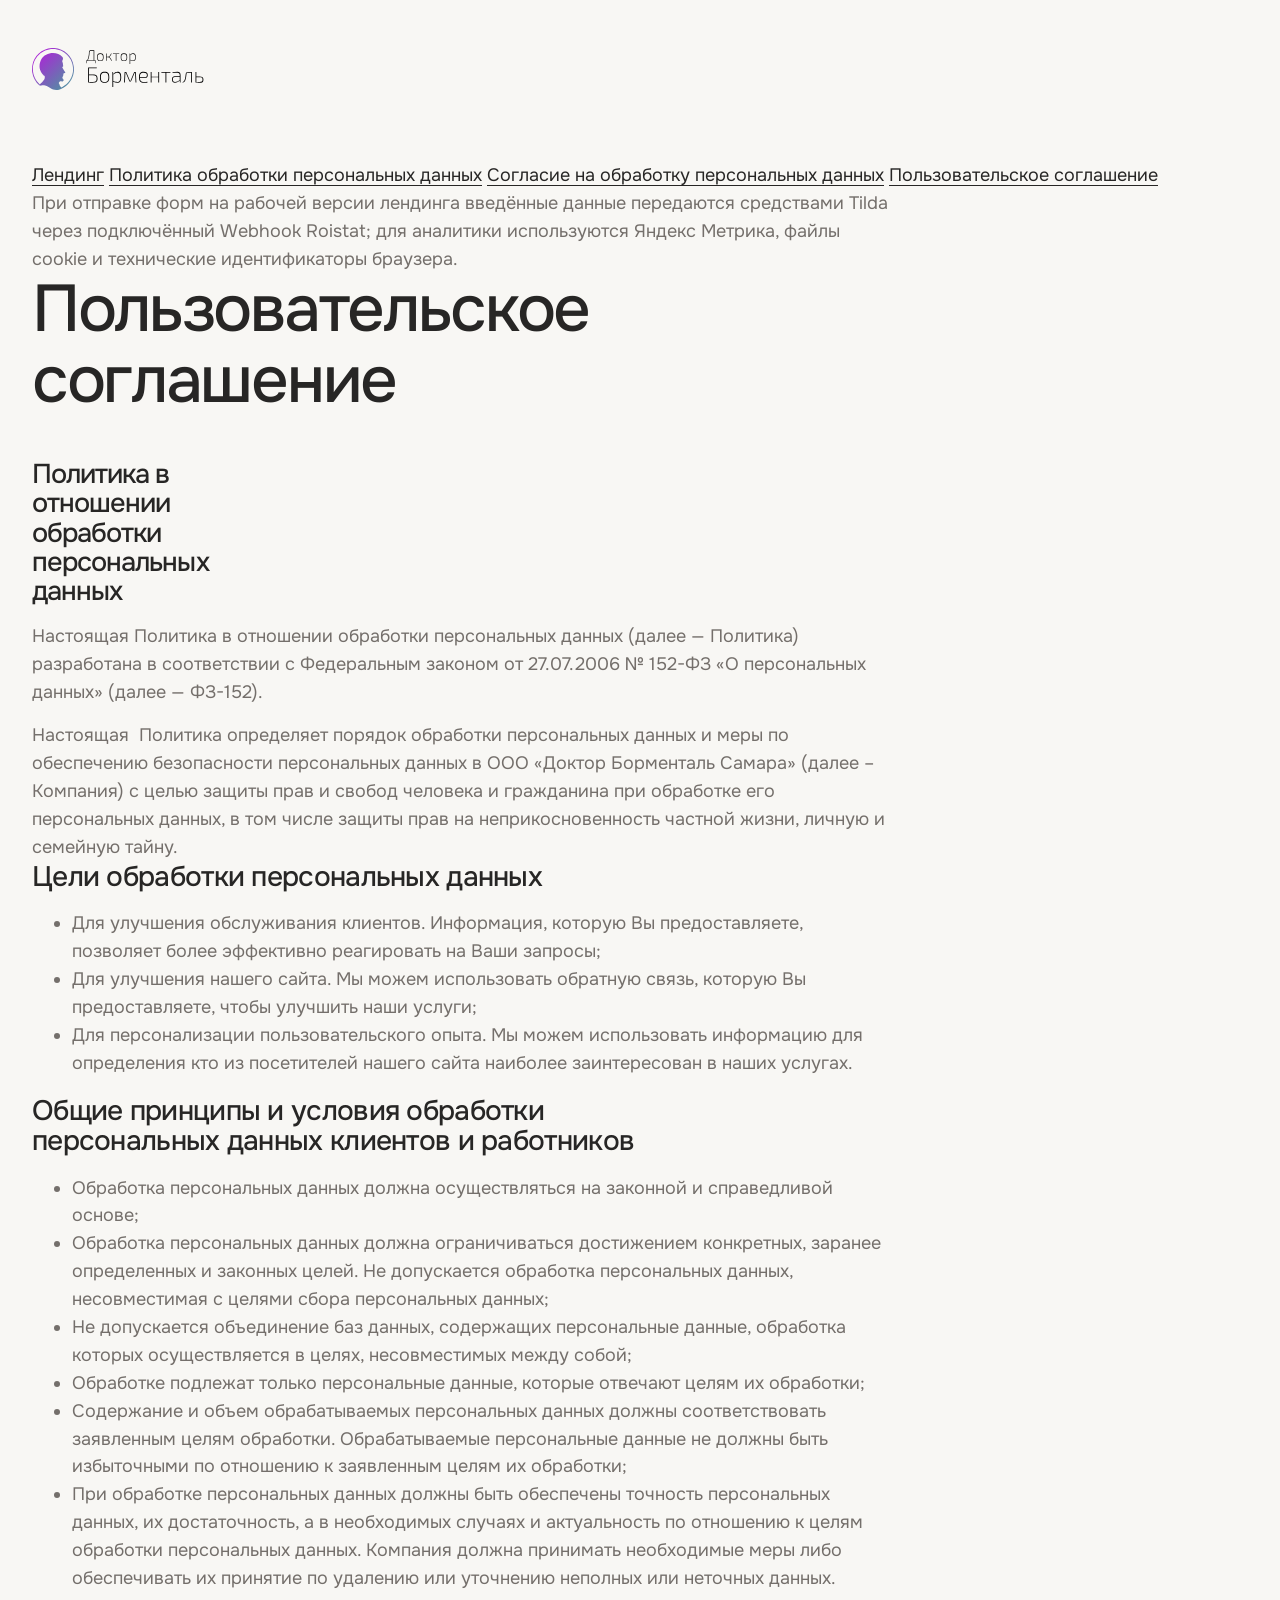
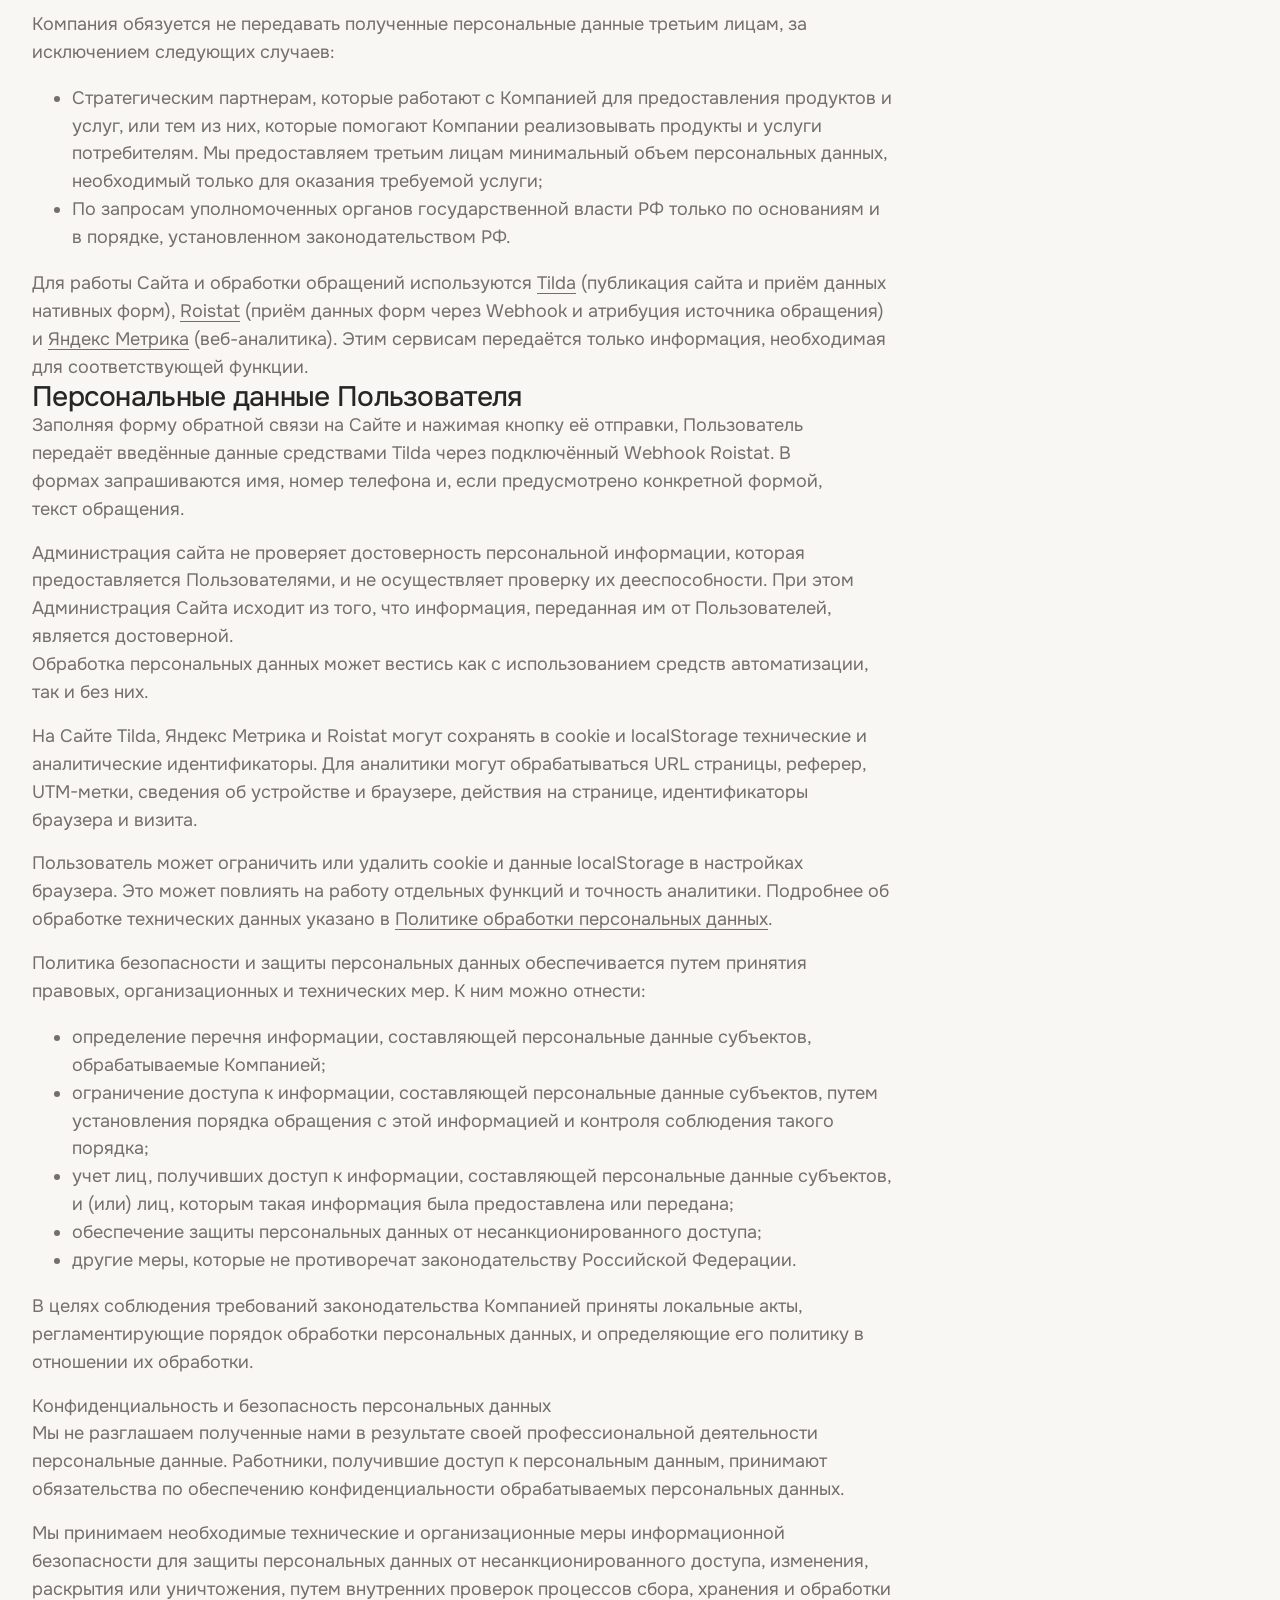
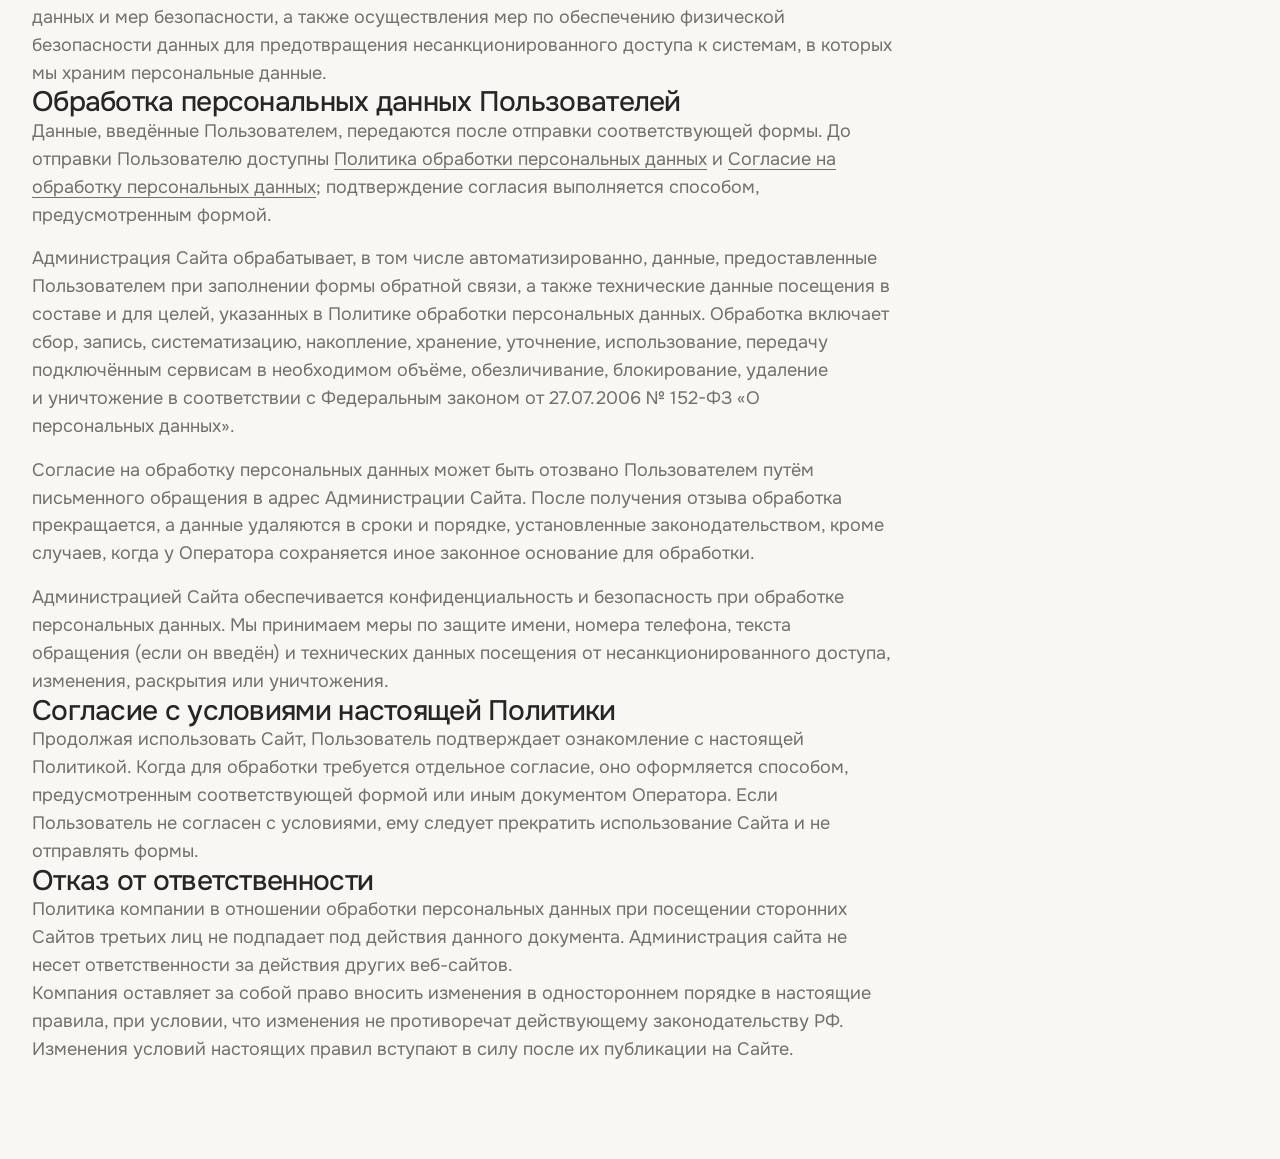
<file: user-agreement.html>
<!doctype html>
<html lang="ru">
<head>
  <meta charset="utf-8">
  <meta name="viewport" content="width=device-width, initial-scale=1">
  <title>Пользовательское соглашение | Доктор Борменталь</title>
  <meta property="og:image" content="https://espace-landing-pages.github.io/bormental-lifting/assets/images/hero-clean.webp">
  <link rel="canonical" href="https://espace-bormental.tilda.ws/user-agreement">
  <link rel="icon" href="assets/logos/logo.svg" type="image/svg+xml">
  <link rel="preload" href="assets/fonts/onest-variable.ttf" as="font" type="font/ttf" crossorigin>
  <link rel="stylesheet" href="styles.css">
</head>
<body>
  <main class="legal-page">
    <div class="container">
      <a class="brand" href="https://espace-bormental.tilda.ws/" aria-label="Вернуться на лендинг">
        <img class="brand-mark" src="https://espace-landing-pages.github.io/bormental-lifting/assets/logos/logo.svg" alt="" width="48" height="48">
        <img class="brand-name" src="https://espace-landing-pages.github.io/bormental-lifting/assets/logos/logo_name.svg" alt="Доктор Борменталь" width="109" height="35">
      </a>
      <nav class="legal-nav" aria-label="Юридические документы">
        <a href="https://espace-bormental.tilda.ws/">Лендинг</a>
        <a href="/privacy">Политика обработки персональных данных</a>
        <a href="/consent">Согласие на обработку персональных данных</a>
        <a href="/user-agreement" aria-current="page">Пользовательское соглашение</a>
      </nav>
      <article class="legal-content">
        <p class="legal-preface">При отправке форм на рабочей версии лендинга введённые данные передаются средствами Tilda через подключённый Webhook Roistat; для аналитики используются Яндекс Метрика, файлы cookie и технические идентификаторы браузера.</p>
        <h1>Пользовательское соглашение</h1>
			<h2>Политика в отношении обработки персональных данных</h2>
			<p>
				 Настоящая Политика в отношении обработки персональных данных (далее — Политика) разработана в соответствии с Федеральным законом от 27.07.2006 № 152-ФЗ «О персональных данных» (далее — ФЗ-152).
			</p>
			<p>
				 Настоящая&nbsp; Политика определяет порядок обработки персональных данных и меры по обеспечению безопасности персональных данных в ООО «Доктор Борменталь Самара» (далее – Компания) с целью защиты прав и свобод человека и гражданина при обработке его персональных данных, в том числе защиты прав на неприкосновенность частной жизни, личную и семейную тайну.
			</p>
			<h3>Цели обработки персональных данных</h3>
			<ul>
				<li>Для улучшения обслуживания клиентов. Информация, которую Вы предоставляете, позволяет более эффективно реагировать на Ваши запросы;</li>
				<li>Для улучшения нашего сайта. Мы можем использовать обратную связь, которую Вы предоставляете, чтобы улучшить наши услуги;</li>
				<li>Для персонализации пользовательского опыта. Мы можем использовать информацию для определения кто из посетителей нашего сайта наиболее заинтересован в наших услугах.</li>
			</ul>
			<h3>Общие принципы и условия обработки персональных данных клиентов и работников</h3>
			<ul>
				<li>Обработка персональных данных должна осуществляться на законной и справедливой основе;</li>
				<li>Обработка персональных данных должна ограничиваться достижением конкретных, заранее определенных и законных целей. Не допускается обработка персональных данных, несовместимая с целями сбора персональных данных;</li>
				<li>Не допускается объединение баз данных, содержащих персональные данные, обработка которых осуществляется в целях, несовместимых между собой;</li>
				<li>Обработке подлежат только персональные данные, которые отвечают целям их обработки;</li>
				<li>Содержание и объем обрабатываемых персональных данных должны соответствовать заявленным целям обработки. Обрабатываемые персональные данные не должны быть избыточными по отношению к заявленным целям их обработки;</li>
				<li>При обработке персональных данных должны быть обеспечены точность персональных данных, их достаточность, а в необходимых случаях и актуальность по отношению к целям обработки персональных данных. Компания должна принимать необходимые меры либо обеспечивать их принятие по удалению или уточнению неполных или неточных данных.</li>
			</ul>
			<p>
				 Компания обязуется не передавать полученные персональные данные третьим лицам, за исключением следующих случаев:
			</p>
			<ul>
				<li>Стратегическим партнерам, которые работают с Компанией для предоставления продуктов и услуг, или тем из них, которые помогают Компании реализовывать продукты и услуги потребителям. Мы предоставляем третьим лицам минимальный объем персональных данных, необходимый только для оказания требуемой услуги;</li>
				<li>По запросам уполномоченных органов государственной власти РФ только по основаниям и в порядке, установленном законодательством РФ.</li>
			</ul>
			<p>
				 Для работы Сайта и обработки обращений используются <a href="https://tilda.cc/ru/privacy/" target="_blank" rel="noopener">Tilda</a> (публикация сайта и приём данных нативных форм), <a href="https://roistat.com/ru/legal" target="_blank" rel="noopener">Roistat</a> (приём данных форм через Webhook и атрибуция источника обращения) и <a href="https://yandex.ru/support/metrica/ru/code/data-collected" target="_blank" rel="noopener">Яндекс Метрика</a> (веб-аналитика). Этим сервисам передаётся только информация, необходимая для соответствующей функции.
			</p>
			<h3>Персональные данные Пользователя</h3>
			<p>
				 Заполняя форму обратной связи на Сайте и нажимая кнопку её отправки, Пользователь передаёт введённые данные средствами Tilda через подключённый Webhook Roistat. В формах запрашиваются имя, номер телефона и, если предусмотрено конкретной формой, текст обращения.
			</p>
			<p>
				 Администрация сайта не проверяет достоверность персональной информации, которая предоставляется Пользователями, и не осуществляет проверку их дееспособности. При этом Администрация Сайта исходит из того, что информация, переданная им от Пользователей, является достоверной.<br>
				 Обработка персональных данных может вестись как с использованием средств автоматизации, так и без них.
			</p>
			<p>
				 На Сайте Tilda, Яндекс Метрика и Roistat могут сохранять в cookie и localStorage технические и аналитические идентификаторы. Для аналитики могут обрабатываться URL страницы, реферер, UTM-метки, сведения об устройстве и браузере, действия на странице, идентификаторы браузера и визита.
			</p>
			<p>
				 Пользователь может ограничить или удалить cookie и данные localStorage в настройках браузера. Это может повлиять на работу отдельных функций и точность аналитики. Подробнее об обработке технических данных указано в <a href="/privacy">Политике обработки персональных данных</a>.
			</p>
			<p>
				 Политика безопасности и защиты персональных данных обеспечивается путем принятия правовых, организационных и технических мер. К ним можно отнести:
			</p>
			<ul>
				<li>определение перечня информации, составляющей персональные данные субъектов, обрабатываемые Компанией;</li>
				<li>ограничение доступа к информации, составляющей персональные данные субъектов, путем установления порядка обращения с этой информацией и контроля соблюдения такого порядка;</li>
				<li>учет лиц, получивших доступ к информации, составляющей персональные данные субъектов, и (или) лиц, которым такая информация была предоставлена или передана;</li>
				<li>обеспечение защиты персональных данных от несанкционированного доступа;</li>
				<li>другие меры, которые не противоречат законодательству Российской Федерации.</li>
			</ul>
			<p>
				 В целях соблюдения требований законодательства Компанией приняты локальные акты, регламентирующие порядок обработки персональных данных, и определяющие его политику в отношении их обработки.
			</p>
			<p>
				 Конфиденциальность и безопасность персональных данных<br>
				 Мы не разглашаем полученные нами в результате своей профессиональной деятельности персональные данные. Работники, получившие доступ к персональным данным, принимают обязательства по обеспечению конфиденциальности обрабатываемых персональных данных.
			</p>
			<p>
				 Мы принимаем необходимые технические и организационные меры информационной безопасности для защиты персональных данных от несанкционированного доступа, изменения, раскрытия или уничтожения, путем внутренних проверок процессов сбора, хранения и обработки данных и мер безопасности, а также осуществления мер по обеспечению физической безопасности данных для предотвращения несанкционированного доступа к системам, в которых мы храним персональные данные.
			</p>
			<h3>Обработка персональных данных Пользователей</h3>
			<p>
				 Данные, введённые Пользователем, передаются после отправки соответствующей формы. До отправки Пользователю доступны <a href="/privacy">Политика обработки персональных данных</a> и <a href="/consent">Согласие на обработку персональных данных</a>; подтверждение согласия выполняется способом, предусмотренным формой.
			</p>
			<p>
				 Администрация Сайта обрабатывает, в том числе автоматизированно, данные, предоставленные Пользователем при заполнении формы обратной связи, а также технические данные посещения в составе и для целей, указанных в Политике обработки персональных данных. Обработка включает сбор, запись, систематизацию, накопление, хранение, уточнение, использование, передачу подключённым сервисам в необходимом объёме, обезличивание, блокирование, удаление и уничтожение в соответствии с Федеральным законом от 27.07.2006 № 152-ФЗ «О персональных данных».
			</p>
			<p>
				 Согласие на обработку персональных данных может быть отозвано Пользователем путём письменного обращения в адрес Администрации Сайта. После получения отзыва обработка прекращается, а данные удаляются в сроки и порядке, установленные законодательством, кроме случаев, когда у Оператора сохраняется иное законное основание для обработки.
			</p>
			<p>
				 Администрацией Сайта обеспечивается конфиденциальность и безопасность при обработке персональных данных. Мы принимаем меры по защите имени, номера телефона, текста обращения (если он введён) и технических данных посещения от несанкционированного доступа, изменения, раскрытия или уничтожения.
			</p>
			<h3>Согласие с условиями настоящей Политики</h3>
			<p>
				 Продолжая использовать Сайт, Пользователь подтверждает ознакомление с настоящей Политикой. Когда для обработки требуется отдельное согласие, оно оформляется способом, предусмотренным соответствующей формой или иным документом Оператора. Если Пользователь не согласен с условиями, ему следует прекратить использование Сайта и не отправлять формы.
			</p>
			<h3>Отказ от ответственности</h3>
			<p>
				 Политика компании в отношении обработки персональных данных при посещении сторонних Сайтов третьих лиц не подпадает под действия данного документа. Администрация сайта не несет ответственности за действия других веб-сайтов.<br>
				 Компания оставляет за собой право вносить изменения в одностороннем порядке в настоящие правила, при условии, что изменения не противоречат действующему законодательству РФ. Изменения условий настоящих правил вступают в силу после их публикации на Сайте.
			</p>
      </article>
    </div>
  </main>
</body>
</html>
</file>
<file: styles.css>
@font-face {
  font-family: "Onest";
  src: url("assets/fonts/onest-variable.ttf") format("truetype");
  font-style: normal;
  font-weight: 100 900;
  font-display: swap;
}

:root {
  --surface: #F8F7F4;
  --soft: #EEF0F1;
  --milk: #F1E9E1;
  --accent: #C9937C;
  --ink: #272625;
  --muted: #746F6B;
  --line: #DAD6D1;
  --container: 1280px;
  --radius-large: 28px;
  --radius-card: 14px;
  --space-section: clamp(5rem, 8vw, 8.5rem);
  --shadow-soft: 0 24px 70px rgba(39, 38, 37, 0.09);
  --transition: 220ms ease;
}

*,
*::before,
*::after {
  box-sizing: border-box;
}

html {
  scroll-behavior: smooth;
  scroll-padding-top: 104px;
}

body {
  margin: 0;
  min-width: 320px;
  background: var(--surface);
  color: var(--ink);
  font-family: "Onest", Arial, sans-serif;
  font-size: 18px;
  font-weight: 400;
  line-height: 1.55;
  text-rendering: optimizeLegibility;
  -webkit-font-smoothing: antialiased;
}

body.is-modal-open {
  overflow: hidden;
}

main {
  overflow: clip;
}

img,
svg {
  display: block;
  max-width: 100%;
}

img {
  height: auto;
}

button,
input,
textarea {
  color: inherit;
  font: inherit;
}

button,
a {
  -webkit-tap-highlight-color: transparent;
}

a {
  color: inherit;
  text-decoration-thickness: 1px;
  text-underline-offset: 0.22em;
}

p,
h1,
h2,
h3,
h4,
figure,
dl,
dd {
  margin: 0;
}

h1,
h2,
h3,
h4 {
  font-weight: 480;
  letter-spacing: -0.035em;
  line-height: 1.08;
  text-wrap: balance;
}

h1 {
  max-width: 13ch;
  font-size: clamp(3.15rem, 5.15vw, 4.75rem);
}

h2 {
  max-width: 15ch;
  font-size: clamp(2.45rem, 4.2vw, 3.5rem);
}

h3 {
  font-size: clamp(1.45rem, 2.2vw, 2rem);
  letter-spacing: -0.025em;
}

p {
  text-wrap: pretty;
}

::selection {
  background: var(--accent);
  color: var(--ink);
}

:focus-visible {
  border-radius: 6px;
  outline: 0;
  box-shadow: 0 0 0 2px var(--surface), 0 0 0 5px var(--ink);
}

.skip-link {
  position: fixed;
  z-index: 1000;
  top: 12px;
  left: 12px;
  padding: 10px 16px;
  border-radius: 10px;
  background: var(--ink);
  color: var(--surface);
  transform: translateY(-140%);
  transition: transform var(--transition);
}

.skip-link:focus {
  transform: translateY(0);
}

.container {
  width: min(calc(100% - 64px), var(--container));
  margin-inline: auto;
}

.section {
  position: relative;
  padding-block: var(--space-section);
}

.section--soft {
  background: var(--soft);
}

.section--milk {
  background: var(--milk);
}

.section--soft > .container > .section-head > p,
.section--soft > .container > .section-head .eyebrow,
.section--soft > .container > .medical-note,
.section--soft .specialist-card p,
.section--milk .eyebrow,
.selection-copy p:not(.eyebrow),
.selection-step p,
.selection-step > span,
.consultation-grid .eyebrow,
.consultation-copy p:not(.eyebrow),
.promo-slot .eyebrow {
  color: var(--ink);
}

.method-card:nth-child(even) .eyebrow,
.method-card:nth-child(even) .method-card__index,
.method-card:nth-child(even) .method-card__copy p,
.method-card:nth-child(even) .method-card__meta span,
.method-card:nth-child(even) .source-link {
  color: var(--ink);
}

.section-head,
.section-heading,
.section-heading--split {
  display: grid;
  grid-template-columns: minmax(0, 7fr) minmax(260px, 4fr);
  gap: clamp(2rem, 6vw, 6rem);
  align-items: end;
  margin-bottom: clamp(2.75rem, 5vw, 5rem);
}

.section-head > p,
.section-heading > p,
.section-heading--split > p,
.section-lead {
  max-width: 36rem;
  color: var(--muted);
}

.eyebrow,
.kicker,
.section-kicker {
  margin-bottom: 18px;
  color: var(--muted);
  font-size: 14px;
  font-weight: 560;
  letter-spacing: 0;
  line-height: 1.3;
}

.eyebrow::before,
.kicker::before,
.section-kicker::before {
  display: inline-block;
  width: 24px;
  height: 1px;
  margin-right: 10px;
  background: var(--accent);
  vertical-align: 0.28em;
  content: "";
}

.button {
  display: inline-flex;
  min-height: 52px;
  align-items: center;
  justify-content: center;
  gap: 12px;
  padding: 14px 24px;
  border: 1px solid var(--accent);
  border-radius: 999px;
  background: var(--accent);
  color: var(--ink);
  font-size: 15px;
  font-weight: 520;
  line-height: 1.2;
  text-align: center;
  text-decoration: none;
  cursor: pointer;
  transition: transform var(--transition), box-shadow var(--transition), background var(--transition);
}

.button::after {
  width: 7px;
  height: 7px;
  border-top: 1.5px solid currentColor;
  border-right: 1.5px solid currentColor;
  content: "";
  transform: rotate(45deg);
}

.button:hover {
  background: var(--milk);
  box-shadow: 0 14px 30px rgba(39, 38, 37, 0.1);
  transform: translateY(-2px);
}

.button:disabled {
  cursor: not-allowed;
  opacity: 0.6;
  transform: none;
}

.button--outline,
.button--secondary,
.button--ghost {
  border-color: var(--line);
  background: transparent;
}

.button--compact {
  min-height: 44px;
  padding: 11px 18px;
  font-size: 14px;
}

.button--compact::after {
  display: none;
}

.text-link,
.source-link {
  display: inline-flex;
  align-items: center;
  gap: 8px;
  color: var(--muted);
  font-size: 14px;
  font-weight: 520;
}

.text-link:hover,
.source-link:hover {
  color: var(--ink);
}

.site-header {
  position: sticky;
  z-index: 80;
  top: 0;
  border-bottom: 1px solid rgba(218, 214, 209, 0.72);
  background: rgba(248, 247, 244, 0.94);
  backdrop-filter: blur(18px);
}

.header-inner {
  display: flex;
  min-height: 88px;
  align-items: center;
  justify-content: space-between;
  gap: 28px;
}

.brand {
  display: inline-flex;
  flex: 0 0 auto;
  align-items: center;
  gap: 12px;
  text-decoration: none;
}

.brand-mark {
  width: 42px;
  height: 42px;
}

.brand-name {
  width: auto;
  height: 38px;
}

.site-nav {
  display: flex;
  align-items: center;
  justify-content: center;
  gap: clamp(18px, 2.4vw, 34px);
}

.site-nav a {
  position: relative;
  color: var(--muted);
  font-size: 14px;
  font-weight: 480;
  text-decoration: none;
  transition: color var(--transition);
}

.site-nav a::after {
  position: absolute;
  right: 0;
  bottom: -8px;
  left: 0;
  height: 1px;
  background: var(--accent);
  content: "";
  transform: scaleX(0);
  transform-origin: left;
  transition: transform var(--transition);
}

.site-nav a:hover {
  color: var(--ink);
}

.site-nav a:hover::after {
  transform: scaleX(1);
}

.header-actions {
  display: flex;
  align-items: center;
  gap: 18px;
}

.header-phone {
  white-space: nowrap;
  font-size: 15px;
  font-weight: 540;
  text-decoration: none;
}

.hero {
  padding: 24px 0 clamp(5rem, 8vw, 8rem);
}

.hero-grid,
.hero-shell {
  position: relative;
  width: min(calc(100% - 36px), 1480px);
  min-height: min(760px, calc(100svh - 118px));
  margin-inline: auto;
}

.hero-media {
  position: absolute;
  inset: 0;
  overflow: hidden;
  border-radius: var(--radius-large);
  background: var(--milk);
}

.hero-media::after {
  position: absolute;
  inset: 0;
  background: rgba(39, 38, 37, 0.05);
  content: "";
  pointer-events: none;
}

.hero-media img {
  width: 100%;
  height: 100%;
  object-fit: cover;
  object-position: center 38%;
}

.hero-panel,
.hero-copy {
  position: relative;
  z-index: 2;
  display: flex;
  width: min(46%, 640px);
  min-height: 600px;
  margin-left: auto;
  padding: clamp(34px, 4.5vw, 68px);
  flex-direction: column;
  align-items: flex-start;
  justify-content: center;
  border: 1px solid rgba(218, 214, 209, 0.82);
  border-radius: var(--radius-large);
  background: rgba(248, 247, 244, 0.96);
  box-shadow: var(--shadow-soft);
  transform: translate(-28px, 28px);
}

.hero-panel h1,
.hero-copy h1 {
  margin-bottom: 24px;
}

.hero-lead {
  max-width: 34rem;
  margin-bottom: 32px;
  color: var(--muted);
  font-size: clamp(1.05rem, 1.35vw, 1.2rem);
  line-height: 1.55;
}

.hero-note,
.hero-caption {
  display: flex;
  margin-top: 20px;
  align-items: flex-start;
  gap: 10px;
  color: var(--muted);
  font-size: 13px;
  line-height: 1.45;
}

.hero-note::before,
.hero-caption::before {
  width: 8px;
  height: 8px;
  margin-top: 5px;
  flex: 0 0 auto;
  border: 1px solid var(--accent);
  border-radius: 50%;
  content: "";
}

.changes-grid {
  display: grid;
  grid-template-columns: repeat(4, minmax(0, 1fr));
  border-bottom: 1px solid var(--line);
}

.change-item {
  min-height: 270px;
  padding: 28px 24px 32px 0;
  border-top: 1px solid var(--line);
}

.change-item + .change-item {
  padding-left: 24px;
  border-left: 1px solid var(--line);
}

.change-index,
.change-item > span:first-child {
  display: block;
  margin-bottom: 54px;
  color: var(--accent);
  font-size: 14px;
}

.change-item h3 {
  max-width: 13ch;
  margin-bottom: 16px;
}

.change-item p {
  color: var(--muted);
  font-size: 15px;
}

.methods-grid,
.method-grid {
  display: grid;
  grid-template-columns: repeat(2, minmax(0, 1fr));
  gap: 22px;
}

.method-card {
  position: relative;
  display: grid;
  min-height: 590px;
  padding: clamp(26px, 3.2vw, 42px);
  grid-template-rows: auto 1fr auto;
  overflow: hidden;
  border: 1px solid var(--line);
  border-radius: var(--radius-large);
  background: var(--surface);
}

.method-card:nth-child(2n) {
  background: var(--milk);
}

.method-card__head,
.method-card-head {
  display: flex;
  align-items: flex-start;
  justify-content: space-between;
  gap: 24px;
}

.method-card__index,
.method-number {
  color: var(--muted);
  font-size: 14px;
}

.method-card h3 {
  max-width: 13ch;
}

.method-card__visual,
.method-visual {
  display: grid;
  min-height: 270px;
  margin-block: 28px;
  grid-template-columns: minmax(0, 1fr) minmax(160px, 0.74fr);
  align-items: center;
  gap: 24px;
}

.method-card__media,
.method-media {
  display: flex;
  height: 290px;
  align-items: center;
  justify-content: center;
  overflow: hidden;
  border-radius: var(--radius-card);
  background: var(--soft);
}

.method-card__media img,
.method-media img {
  width: 100%;
  height: 100%;
  object-fit: contain;
  padding: 18px;
}

.method-diagram {
  width: 100%;
  min-height: 190px;
  color: var(--accent);
}

.method-diagram svg {
  width: 100%;
  height: auto;
}

.method-card__copy,
.method-card-copy {
  display: grid;
  grid-template-columns: minmax(0, 1.25fr) minmax(140px, 0.75fr);
  gap: 24px;
  align-items: end;
}

.method-card__copy p,
.method-card-copy p {
  color: var(--muted);
  font-size: 16px;
}

.method-card__meta,
.method-meta {
  display: grid;
  gap: 10px;
  font-size: 14px;
}

.method-card__meta span,
.method-meta span {
  color: var(--muted);
}

.method-card__meta strong,
.method-meta strong {
  display: block;
  font-weight: 520;
}

.medical-note,
.editorial-note {
  max-width: 760px;
  margin-top: 28px;
  padding-left: 18px;
  border-left: 1px solid var(--accent);
  color: var(--muted);
  font-size: 14px;
}

.comparison-table {
  overflow: hidden;
  border: 1px solid var(--line);
  border-radius: var(--radius-card);
  background: var(--surface);
}

.comparison-table table,
.comparison table {
  width: 100%;
  border-collapse: collapse;
  font-size: 14px;
}

.comparison-table caption,
.comparison caption {
  position: absolute;
  width: 1px;
  height: 1px;
  overflow: hidden;
  clip: rect(0 0 0 0);
  clip-path: inset(50%);
  white-space: nowrap;
}

.comparison-table th,
.comparison-table td,
.comparison th,
.comparison td {
  min-width: 142px;
  padding: 22px 18px;
  border-bottom: 1px solid var(--line);
  text-align: left;
  vertical-align: top;
}

.comparison-table th,
.comparison th {
  color: var(--muted);
  font-size: 12px;
  font-weight: 520;
  line-height: 1.35;
}

.comparison-table tbody tr:last-child th,
.comparison-table tbody tr:last-child td,
.comparison tbody tr:last-child th,
.comparison tbody tr:last-child td {
  border-bottom: 0;
}

.comparison-table td:first-child,
.comparison-table th:first-child,
.comparison td:first-child,
.comparison th:first-child {
  min-width: 210px;
  padding-left: 28px;
}

.comparison-table td:first-child,
.comparison td:first-child {
  font-weight: 560;
}

.comparison-table tbody th[scope="row"],
.comparison tbody th[scope="row"] {
  color: var(--ink);
  font-size: 14px;
  font-weight: 560;
}

.comparison-table tbody th[scope="row"] .comparison-source,
.comparison tbody th[scope="row"] .comparison-source {
  margin-top: 12px;
  color: var(--ink);
  font-size: 11px;
}

.comparison-table tbody tr:hover,
.comparison tbody tr:hover {
  background: var(--milk);
}

.comparison-mobile {
  display: none;
}

.comparison-card {
  overflow: hidden;
  border: 1px solid var(--line);
  border-radius: var(--radius-card);
  background: var(--surface);
}

.comparison-card h3 {
  padding: 22px;
  border-bottom: 1px solid var(--line);
  background: var(--milk);
  font-size: 1.45rem;
}

.comparison-card > .comparison-source {
  margin: 12px 22px;
  color: var(--ink);
  font-size: 12px;
}

.comparison-card > .comparison-source + .comparison-source {
  margin-top: -4px;
}

.comparison-card dl {
  margin: 0;
}

.comparison-card dl > div {
  display: grid;
  padding: 14px 20px;
  grid-template-columns: minmax(110px, 0.72fr) minmax(0, 1.28fr);
  gap: 16px;
  border-bottom: 1px solid var(--line);
}

.comparison-card dl > div:last-child {
  border-bottom: 0;
}

.comparison-card dt {
  color: var(--ink);
  font-size: 12px;
}

.comparison-card dd {
  font-size: 14px;
}

.selection-grid {
  display: grid;
  grid-template-columns: minmax(0, 5fr) minmax(0, 7fr);
  align-items: start;
  gap: clamp(3rem, 8vw, 8rem);
}

.selection-copy {
  position: sticky;
  top: 132px;
}

.selection-copy p:not(.eyebrow) {
  max-width: 36rem;
  margin-top: 28px;
  color: var(--muted);
}

.selection-steps {
  border-top: 1px solid var(--line);
}

.selection-step {
  display: grid;
  padding: 30px 0;
  grid-template-columns: 62px minmax(0, 1fr);
  gap: 18px;
  border-bottom: 1px solid var(--line);
}

.selection-step > span {
  color: var(--accent);
  font-size: 14px;
}

.selection-step h3 {
  margin-bottom: 12px;
  font-size: clamp(1.4rem, 2vw, 1.8rem);
}

.selection-step p {
  color: var(--muted);
}

.results-grid {
  display: grid;
  grid-template-columns: repeat(2, minmax(0, 1fr));
  gap: 22px;
}

.result-slot {
  padding: clamp(26px, 3vw, 40px);
  border: 1px solid var(--line);
  border-radius: var(--radius-large);
  background: var(--surface);
}

.result-slot__media,
.result-placeholder {
  position: relative;
  display: grid;
  min-height: 310px;
  margin-bottom: 28px;
  place-items: center;
  overflow: hidden;
  border: 1px solid var(--line);
  border-radius: var(--radius-card);
  background: var(--soft);
}

.result-slot__media::before,
.result-placeholder::before {
  position: absolute;
  top: 0;
  bottom: 0;
  left: 50%;
  width: 1px;
  background: var(--line);
  content: "";
}

.result-slot__media span,
.result-placeholder span {
  position: relative;
  z-index: 1;
  padding: 8px 12px;
  border: 1px solid var(--line);
  border-radius: 999px;
  background: var(--surface);
  color: var(--muted);
  font-size: 12px;
}

.result-slot h3 {
  margin-bottom: 12px;
}

.result-slot p {
  color: var(--muted);
}

.specialists-grid,
.doctor-grid {
  display: grid;
  grid-template-columns: repeat(3, minmax(0, 1fr));
  gap: 22px;
  align-items: start;
}

.specialist-card,
.doctor-card {
  min-width: 0;
}

.specialist-card:nth-child(3n + 2),
.doctor-card:nth-child(3n + 2) {
  margin-top: 64px;
}

.specialist-card img,
.doctor-card img {
  width: 100%;
  aspect-ratio: 0.78;
  object-fit: cover;
  object-position: center top;
  border-radius: var(--radius-large);
  background: var(--soft);
  filter: saturate(0.82);
  transition: filter var(--transition), transform var(--transition);
}

.specialist-card:hover img,
.doctor-card:hover img {
  filter: saturate(1);
  transform: translateY(-4px);
}

.specialist-card__body,
.specialist-card > div,
.doctor-card > div {
  padding: 20px 2px 0;
}

.specialist-card h3,
.doctor-card h3 {
  max-width: 18ch;
  margin-bottom: 10px;
  font-size: clamp(1.25rem, 1.8vw, 1.65rem);
}

.specialist-card p,
.doctor-card p {
  color: var(--muted);
  font-size: 14px;
}

.license-band {
  display: grid;
  margin-top: clamp(72px, 9vw, 120px);
  padding: clamp(24px, 4vw, 44px);
  grid-template-columns: minmax(170px, 220px) minmax(0, 1fr);
  align-items: center;
  gap: clamp(28px, 5vw, 64px);
  border: 1px solid var(--line);
  border-radius: var(--radius-large);
  background: var(--surface);
}

.license-band__preview {
  height: 230px;
  overflow: hidden;
  border: 1px solid var(--line);
  border-radius: var(--radius-card);
  background: var(--milk);
}

.license-band__preview img {
  width: 100%;
  height: 100%;
  object-fit: cover;
  object-position: center top;
}

.license-band h3 {
  max-width: 24ch;
}

.license-band p:not(.eyebrow) {
  max-width: 40rem;
  margin-top: 16px;
  color: var(--muted);
}

.license-band .button {
  margin-top: 26px;
}

.journey-list,
.timeline {
  display: grid;
  grid-template-columns: repeat(4, minmax(0, 1fr));
  margin: 0;
  padding: 0;
  border-top: 1px solid var(--line);
  list-style: none;
}

.journey-step,
.timeline-step {
  min-height: 290px;
  padding: 26px 22px 30px 0;
  border-bottom: 1px solid var(--line);
}

.journey-step + .journey-step,
.timeline-step + .timeline-step {
  padding-left: 22px;
  border-left: 1px solid var(--line);
}

.journey-step > span,
.timeline-step > span {
  display: block;
  margin-bottom: 68px;
  color: var(--accent);
  font-size: 14px;
}

.journey-step h3,
.timeline-step h3 {
  margin-bottom: 12px;
  font-size: clamp(1.35rem, 1.9vw, 1.75rem);
}

.journey-step p,
.timeline-step p {
  color: var(--muted);
  font-size: 15px;
}

.price-grid {
  display: grid;
  grid-template-columns: repeat(4, minmax(0, 1fr));
  gap: 14px;
}

.price-card {
  display: flex;
  min-height: 300px;
  padding: 28px;
  flex-direction: column;
  border: 1px solid var(--line);
  border-radius: var(--radius-card);
  background: var(--surface);
}

.price-card h3 {
  min-height: 3.3em;
  margin-bottom: 22px;
  font-size: 1.55rem;
}

.price-card__value,
.price-value {
  margin-bottom: 18px;
  font-size: clamp(1.65rem, 2.5vw, 2.3rem);
  font-weight: 480;
  letter-spacing: -0.035em;
  line-height: 1.1;
}

.price-card p {
  margin-top: auto;
  color: var(--muted);
  font-size: 14px;
}

.price-card .source-link {
  margin-top: 18px;
}

.promo-slot {
  display: grid;
  margin-top: 22px;
  padding: clamp(30px, 4vw, 54px);
  grid-template-columns: minmax(0, 1.25fr) minmax(260px, 0.75fr);
  align-items: end;
  gap: 32px;
  border-radius: var(--radius-large);
  background: var(--accent);
}

.promo-slot h3 {
  max-width: 18ch;
}

.promo-slot p {
  max-width: 34rem;
}

.faq-grid {
  display: grid;
  grid-template-columns: minmax(0, 4fr) minmax(0, 8fr);
  gap: clamp(3rem, 8vw, 8rem);
}

.faq-list {
  border-top: 1px solid var(--line);
}

.faq-list details {
  border-bottom: 1px solid var(--line);
}

.faq-list summary {
  position: relative;
  padding: 24px 48px 24px 0;
  font-size: 19px;
  font-weight: 500;
  line-height: 1.35;
  list-style: none;
  cursor: pointer;
}

.faq-list summary::-webkit-details-marker {
  display: none;
}

.faq-list summary::before,
.faq-list summary::after {
  position: absolute;
  top: 50%;
  right: 8px;
  width: 18px;
  height: 1px;
  background: var(--ink);
  content: "";
  transition: transform var(--transition);
}

.faq-list summary::after {
  transform: rotate(90deg);
}

.faq-list details[open] summary::after {
  transform: rotate(0deg);
}

.faq-list details p {
  max-width: 760px;
  padding: 0 48px 24px 0;
  color: var(--muted);
}

.consultation-grid {
  display: grid;
  padding: clamp(34px, 6vw, 76px);
  grid-template-columns: minmax(0, 1fr) minmax(340px, 0.82fr);
  align-items: start;
  gap: clamp(3rem, 8vw, 8rem);
  border: 1px solid var(--line);
  border-radius: var(--radius-large);
  background: var(--milk);
}

.consultation-copy p:not(.eyebrow) {
  max-width: 36rem;
  margin-top: 26px;
  color: var(--muted);
}

.lead-form {
  display: grid;
  gap: 10px;
  padding: clamp(24px, 3vw, 36px);
  border-radius: var(--radius-card);
  background: var(--surface);
}

.lead-form > fieldset {
  min-width: 0;
  margin: 0;
  padding: 0;
  border: 0;
}

.lead-form label {
  margin-top: 8px;
  color: var(--muted);
  font-size: 13px;
  font-weight: 520;
}

.lead-form input,
.lead-form textarea {
  width: 100%;
  border: 1px solid var(--line);
  border-radius: var(--radius-card);
  background: transparent;
  transition: border-color var(--transition), box-shadow var(--transition);
}

.lead-form input {
  height: 56px;
  padding: 0 16px;
}

.lead-form textarea {
  min-height: 108px;
  padding: 15px 16px;
  resize: vertical;
}

.lead-form input:hover,
.lead-form textarea:hover {
  border-color: var(--muted);
}

.lead-form input[aria-invalid="true"],
.lead-form textarea[aria-invalid="true"] {
  border-color: var(--ink);
  box-shadow: inset 3px 0 0 var(--accent);
}

.consent-field,
.lead-form .consent-field {
  display: grid;
  margin: 10px 0 6px;
  grid-template-columns: 22px minmax(0, 1fr);
  align-items: start;
  gap: 10px;
  color: var(--muted);
  font-size: 12px;
  line-height: 1.45;
}

.consent-field input {
  width: 20px;
  height: 20px;
  margin: 1px 0 0;
  accent-color: var(--accent);
}

.lead-form .button {
  width: 100%;
  margin-top: 6px;
}

.field-error,
[data-field-error] {
  min-height: 1.3em;
  color: var(--ink);
  font-size: 12px;
  font-weight: 560;
}

.field-error:not(:empty)::before,
[data-field-error]:not(:empty)::before {
  margin-right: 6px;
  color: var(--accent);
  content: "—";
}

.form-legal {
  color: var(--muted);
  font-size: 11px;
  line-height: 1.45;
}

.form-success {
  margin-top: 8px;
  padding: 14px 16px;
  border-left: 3px solid var(--accent);
  background: var(--soft);
  font-size: 13px;
}

.site-footer {
  padding: 72px 0 28px;
  border-top: 1px solid var(--line);
}

.footer-grid {
  display: grid;
  grid-template-columns: minmax(0, 1.35fr) repeat(2, minmax(210px, 0.65fr));
  gap: 48px;
}

.footer-grid h2,
.footer-grid h3 {
  margin-bottom: 14px;
  font-size: 14px;
  font-weight: 560;
  letter-spacing: 0;
}

.footer-grid p,
.footer-grid a:not(.button):not(.brand) {
  color: var(--muted);
  font-size: 14px;
}

.footer-brand p {
  margin-top: 22px;
}

.footer-phone {
  display: inline-block;
  margin-bottom: 24px;
  color: var(--ink) !important;
  font-size: 20px !important;
  font-weight: 520;
  text-decoration: none;
}

.footer-phone + .source-link {
  width: max-content;
  margin: -12px 0 24px;
}

.footer-bottom {
  display: flex;
  margin-top: 56px;
  padding-top: 24px;
  align-items: flex-start;
  justify-content: space-between;
  gap: 28px;
  border-top: 1px solid var(--line);
  color: var(--muted);
  font-size: 12px;
}

.footer-bottom p {
  max-width: 680px;
}

.footer-bottom nav {
  display: flex;
  flex-wrap: wrap;
  justify-content: flex-end;
  gap: 12px 20px;
}

.mobile-cta {
  position: fixed;
  z-index: 60;
  right: 14px;
  bottom: 14px;
  left: 14px;
  display: none;
  min-height: 54px;
  padding: 13px 18px;
  border: 1px solid var(--accent);
  border-radius: 999px;
  background: var(--accent);
  color: var(--ink);
  box-shadow: 0 16px 34px rgba(39, 38, 37, 0.16);
  font-size: 14px;
  font-weight: 540;
  opacity: 0;
  pointer-events: none;
  transform: translateY(18px);
  transition: opacity var(--transition), transform var(--transition);
}

.mobile-cta.is-visible {
  opacity: 1;
  pointer-events: auto;
  transform: translateY(0);
}

.modal {
  width: min(920px, calc(100% - 32px));
  max-height: calc(100dvh - 32px);
  margin: auto;
  padding: 0;
  overflow: auto;
  border: 1px solid var(--line);
  border-radius: var(--radius-large);
  background: var(--surface);
  color: var(--ink);
  box-shadow: var(--shadow-soft);
}

.modal::backdrop {
  background: rgba(39, 38, 37, 0.52);
  backdrop-filter: blur(6px);
}

.modal-shell {
  position: relative;
  display: grid;
  padding: clamp(28px, 5vw, 58px);
  grid-template-columns: minmax(0, 1fr) minmax(320px, 0.9fr);
  gap: clamp(28px, 5vw, 58px);
}

.modal-copy p:not(.eyebrow) {
  margin-top: 22px;
  color: var(--muted);
}

.modal-close {
  position: absolute;
  z-index: 2;
  top: 16px;
  right: 16px;
  display: grid;
  width: 44px;
  height: 44px;
  padding: 0;
  place-items: center;
  border: 1px solid var(--line);
  border-radius: 50%;
  background: var(--surface);
  color: var(--ink);
  cursor: pointer;
}

.license-dialog {
  width: min(1080px, calc(100% - 32px));
}

.license-dialog__shell {
  position: relative;
  padding: clamp(28px, 5vw, 58px);
}

.license-dialog__shell > div:first-of-type {
  padding-right: 56px;
}

.license-meta {
  max-width: 52rem;
  margin-top: 18px;
  color: var(--muted);
}

.license-scans {
  display: grid;
  margin-top: 36px;
  grid-template-columns: repeat(2, minmax(0, 1fr));
  gap: 18px;
  align-items: start;
}

.license-scans img {
  width: 100%;
  border: 1px solid var(--line);
  border-radius: var(--radius-card);
  background: var(--surface);
}

.license-scan-link {
  display: block;
}

.selection-copy p:not(.eyebrow),
.selection-step p,
.selection-step > span,
.consultation-copy p:not(.eyebrow) {
  color: var(--ink);
}

.reveal-ready [data-reveal] {
  opacity: 0;
  transform: translateY(24px);
  transition: opacity 620ms ease, transform 620ms ease;
}

.reveal-ready [data-reveal].is-revealed {
  opacity: 1;
  transform: translateY(0);
}

.legal-page {
  min-height: 100dvh;
  padding: 48px 0 96px;
}

.legal-page .brand {
  margin-bottom: 72px;
}

.legal-content {
  max-width: 860px;
}

.legal-content h1 {
  max-width: 16ch;
  margin-bottom: 36px;
}

.legal-content h2 {
  margin: 44px 0 16px;
  font-size: 1.7rem;
}

.legal-content p,
.legal-content li {
  color: var(--muted);
}

.legal-content p + p {
  margin-top: 16px;
}

@media (max-width: 1180px) {
  .site-nav {
    display: none;
  }

  .hero-grid,
  .hero-shell {
    min-height: 690px;
  }

  .hero-panel,
  .hero-copy {
    width: min(52%, 620px);
    min-height: 560px;
  }

  .methods-grid,
  .method-grid {
    gap: 16px;
  }

  .method-card {
    min-height: 640px;
  }

  .method-card__visual,
  .method-visual,
  .method-card__copy,
  .method-card-copy {
    grid-template-columns: 1fr;
  }

  .method-card__media,
  .method-media {
    height: 250px;
  }

  .price-grid {
    grid-template-columns: repeat(2, minmax(0, 1fr));
  }

  .comparison-table,
  .comparison {
    display: none;
  }

  .comparison-mobile {
    display: grid;
    gap: 14px;
  }
}

@media (max-width: 900px) {
  body {
    font-size: 17px;
  }

  .container {
    width: min(calc(100% - 40px), var(--container));
  }

  .header-inner {
    min-height: 76px;
  }

  .brand-name {
    height: 34px;
  }

  .header-phone {
    display: none;
  }

  .hero {
    padding-top: 16px;
  }

  .hero-grid,
  .hero-shell {
    display: grid;
    width: calc(100% - 24px);
    min-height: auto;
    grid-template-rows: 520px auto;
  }

  .hero-media {
    position: relative;
    grid-row: 1 / 2;
  }

  .hero-media img {
    object-position: center 30%;
  }

  .hero-panel,
  .hero-copy {
    width: calc(100% - 32px);
    min-height: 0;
    margin: -72px auto 0;
    padding: clamp(30px, 6vw, 52px);
    grid-row: 2 / 3;
    transform: none;
  }

  .section-head,
  .section-heading,
  .section-heading--split,
  .selection-grid,
  .faq-grid,
  .consultation-grid {
    grid-template-columns: 1fr;
  }

  .selection-copy {
    position: static;
  }

  .changes-grid,
  .journey-list,
  .timeline {
    grid-template-columns: repeat(2, minmax(0, 1fr));
  }

  .change-item:nth-child(3),
  .journey-step:nth-child(3),
  .timeline-step:nth-child(3) {
    border-left: 0;
  }

  .specialists-grid,
  .doctor-grid {
    grid-template-columns: repeat(2, minmax(0, 1fr));
  }

  .specialist-card:nth-child(3n + 2),
  .doctor-card:nth-child(3n + 2) {
    margin-top: 0;
  }

  .specialist-card:nth-child(even),
  .doctor-card:nth-child(even) {
    margin-top: 44px;
  }

  .promo-slot,
  .footer-grid,
  .modal-shell {
    grid-template-columns: 1fr;
  }

  .footer-grid {
    gap: 38px;
  }

}

@media (max-width: 760px) {
  :root {
    --space-section: 5.25rem;
  }

  html {
    scroll-padding-top: 84px;
  }

  .header-actions .button {
    min-height: 42px;
    padding: 10px 15px;
    font-size: 12px;
  }

  .header-actions .button::after {
    display: none;
  }

  .brand-mark {
    width: 38px;
    height: 38px;
  }

  .brand-name {
    display: none;
  }

  .hero-grid,
  .hero-shell {
    grid-template-rows: 430px auto;
  }

  .hero-panel,
  .hero-copy {
    margin-top: -46px;
  }

  .methods-grid,
  .method-grid,
  .results-grid {
    grid-template-columns: 1fr;
  }

  .method-card {
    min-height: 0;
  }

  .mobile-cta {
    display: block;
  }

  .footer-bottom {
    flex-direction: column;
  }

  .footer-bottom nav {
    justify-content: flex-start;
  }
}

@media (max-width: 560px) {
  body {
    font-size: 16px;
  }

  .container {
    width: calc(100% - 28px);
  }

  .header-inner {
    gap: 12px;
  }

  .header-actions .button {
    max-width: 210px;
  }

  .hero-grid,
  .hero-shell {
    width: calc(100% - 16px);
    grid-template-rows: 390px auto;
  }

  .hero-media img {
    object-position: 47% center;
  }

  .hero-panel,
  .hero-copy {
    width: calc(100% - 16px);
    margin-top: -34px;
    padding: 28px 22px 30px;
  }

  .hero-panel .button,
  .hero-copy .button {
    width: 100%;
  }

  .section-head,
  .section-heading,
  .section-heading--split {
    gap: 24px;
  }

  .changes-grid,
  .journey-list,
  .timeline,
  .price-grid,
  .specialists-grid,
  .doctor-grid {
    grid-template-columns: 1fr;
  }

  .change-item,
  .change-item + .change-item,
  .journey-step,
  .journey-step + .journey-step,
  .timeline-step,
  .timeline-step + .timeline-step {
    min-height: 0;
    padding: 24px 0;
    border-right: 0;
    border-left: 0;
  }

  .change-index,
  .change-item > span:first-child,
  .journey-step > span,
  .timeline-step > span {
    margin-bottom: 28px;
  }

  .method-card {
    padding: 24px 20px;
  }

  .method-card__visual,
  .method-visual {
    gap: 12px;
  }

  .method-card__copy,
  .method-card-copy {
    gap: 16px;
  }

  .specialist-card:nth-child(even),
  .doctor-card:nth-child(even) {
    margin-top: 0;
  }

  .specialist-card img,
  .doctor-card img {
    aspect-ratio: 0.88;
  }

  .price-card {
    min-height: 0;
    padding: 24px;
  }

  .price-card h3 {
    min-height: 0;
    margin-bottom: 30px;
  }

  .price-card p {
    margin-top: 0;
  }

  .license-band {
    padding: 20px;
    grid-template-columns: 1fr;
    gap: 24px;
  }

  .license-band__preview {
    width: 100%;
    height: 190px;
  }

  .license-scans {
    grid-template-columns: 1fr;
  }

  .promo-slot,
  .consultation-grid {
    padding: 26px 20px;
  }

  .lead-form {
    padding: 20px 16px;
  }

  .modal {
    width: calc(100% - 16px);
    max-height: calc(100dvh - 16px);
  }

  .modal-shell {
    padding: 54px 18px 22px;
  }
}

@media (prefers-reduced-motion: reduce) {
  html {
    scroll-behavior: auto;
  }

  *,
  *::before,
  *::after {
    scroll-behavior: auto !important;
    transition-duration: 0.01ms !important;
    animation-duration: 0.01ms !important;
    animation-iteration-count: 1 !important;
  }

  .reveal-ready [data-reveal] {
    opacity: 1;
    transform: none;
  }
}

/* Approved responsive Clinical Editorial composition */

.header-inner {
  min-height: 79px;
}

.mobile-nav {
  display: none;
}

.hero {
  padding: 16px 0;
}

.hero-grid {
  width: min(calc(100% - 32px), 1440px);
  height: clamp(620px, calc(100svh - 112px), 720px);
  min-height: 0;
}

.hero-media img {
  position: absolute;
  inset: 0 -6% 0 auto;
  width: 70%;
  height: 100%;
  object-fit: cover;
  object-position: 52% 38%;
}

.hero-panel {
  position: absolute;
  z-index: 2;
  inset: 28px auto auto 28px;
  display: flex;
  width: min(55%, 700px);
  min-height: 0;
  margin: 0;
  padding: clamp(24px, 2.4vw, 34px);
  padding-bottom: 32px;
  justify-content: center;
  border-radius: var(--radius-large);
  background: rgba(248, 247, 244, 0.9);
  backdrop-filter: blur(8px);
  transform: none;
}

.hero-panel h1 {
  max-width: 17ch;
  margin-bottom: 14px;
  font-size: clamp(2.65rem, 4vw, 3.45rem);
  line-height: 1.02;
}

.hero-panel .eyebrow {
  margin-bottom: 10px;
}

.hero-lead {
  max-width: 42rem;
  margin-bottom: 18px;
  font-size: clamp(0.94rem, 1.16vw, 1.05rem);
  line-height: 1.42;
}

.hero-proof {
  display: flex;
  width: 100%;
  margin-top: 16px;
  flex-wrap: wrap;
  gap: 6px 16px;
  font-size: 13px;
  line-height: 1.35;
}

.hero-proof a,
.hero-proof span {
  color: var(--muted);
}

.hero-proof strong {
  font-weight: 560;
}

.hero-methods {
  display: grid;
  width: 100%;
  margin: 14px 0 0;
  padding: 0;
  grid-template-columns: repeat(2, minmax(0, 1fr));
  gap: 6px;
  list-style: none;
}

.hero-methods li {
  min-width: 0;
  padding: 7px 10px;
  border: 1px solid var(--line);
  border-radius: var(--radius-card);
  background: rgba(248, 247, 244, 0.78);
  font-size: 12px;
  line-height: 1.25;
}

.section {
  padding-block: clamp(4.5rem, 6.5vw, 6.5rem);
}

.section-head,
.section-heading,
.section-heading--split {
  margin-bottom: clamp(2.5rem, 4vw, 4rem);
}

#changes .section-head {
  grid-template-columns: 1fr;
}

#changes .section-head h2,
#specialists .section-head h2,
#results .section-heading h2 {
  max-width: 28ch;
}

.methods-grid {
  grid-template-columns: repeat(2, minmax(0, 1fr));
  align-items: stretch;
}

.method-card {
  display: flex;
  min-height: 0;
  flex-direction: column;
}

.method-card__visual {
  flex: 0 0 auto;
}

.method-card__media {
  height: 280px;
  overflow: visible;
  border-radius: 0;
  background: transparent;
}

.method-card__media img {
  width: auto;
  height: auto;
  max-width: min(100%, 240px);
  max-height: 270px;
  padding: 0;
}

.method-card__copy {
  display: flex;
  flex-direction: column;
  align-items: stretch;
}

.method-card__meta {
  display: grid;
  grid-template-columns: repeat(3, minmax(0, 1fr));
  gap: 16px;
}

#methods .medical-note {
  width: 100%;
  max-width: none;
}

#selection .section-heading,
#results .section-heading,
#reviews .section-heading {
  display: block;
}

#selection .section-heading h2,
#results .section-heading h2,
#reviews .section-heading h2 {
  max-width: none;
}

.footer-consultation {
  align-self: start;
}

.price-note {
  margin-top: 8px;
  font-size: 12px !important;
  line-height: 1.4;
}

.selection-timeline {
  display: grid;
  margin: 0;
  padding: 0;
  grid-template-columns: repeat(4, minmax(0, 1fr));
  border-top: 1px solid var(--line);
  list-style: none;
  counter-reset: selection-step;
}

.selection-timeline .selection-step {
  display: block;
  min-height: 210px;
  padding: 70px 22px 24px;
  border-right: 1px solid var(--line);
  border-bottom: 1px solid var(--line);
  counter-increment: selection-step;
  font-size: 16px;
  line-height: 1.45;
}

.selection-timeline .selection-step::before {
  display: block;
  margin-bottom: 28px;
  color: var(--accent);
  content: "0" counter(selection-step);
  font-size: 13px;
}

.selection-timeline .selection-step:last-child {
  border-right: 0;
}

.results-grid {
  grid-template-columns: repeat(3, minmax(0, 1fr));
  align-items: stretch;
}

.result-card {
  display: flex;
  min-width: 0;
  padding: 18px;
  flex-direction: column;
  border: 1px solid var(--line);
  border-radius: var(--radius-large);
  background: var(--surface);
}

.result-card__media {
  display: grid;
  width: 100%;
  min-height: 300px;
  aspect-ratio: 1.18;
  grid-auto-flow: column;
  grid-auto-columns: minmax(0, 1fr);
  place-items: center;
  overflow: hidden;
  border-radius: var(--radius-card);
  background: var(--soft);
}

.result-card__media img {
  width: 100%;
  height: 100%;
  min-width: 0;
  object-fit: contain;
  object-position: center;
}

.result-card h3 {
  margin: 18px 4px 2px;
  font-size: clamp(1.25rem, 1.8vw, 1.6rem);
}

.specialists-grid {
  grid-template-columns: repeat(3, minmax(0, 1fr));
  align-items: stretch;
}

.specialist-card,
.specialist-card:nth-child(3n + 2) {
  display: flex;
  margin-top: 0;
  flex-direction: column;
}

.specialist-card img {
  aspect-ratio: 4 / 5;
}

.specialist-card > div {
  display: flex;
  min-height: 118px;
  padding-top: 18px;
  flex-direction: column;
}

.specialist-card h3 {
  min-height: 2.2em;
}

#clinic {
  padding-block: 48px;
}

.clinic-grid {
  display: grid;
  grid-template-columns: minmax(0, 1.05fr) minmax(360px, 0.95fr);
  align-items: stretch;
  gap: clamp(28px, 4vw, 56px);
}

.clinic-copy {
  align-self: center;
}

.clinic-copy h2 {
  margin-bottom: 22px;
}

.clinic-copy > p:not(.eyebrow) {
  max-width: 42rem;
  margin-top: 12px;
  color: var(--muted);
  font-size: 15px;
}

.rating-grid {
  display: grid;
  margin-top: 24px;
  grid-template-columns: repeat(3, minmax(0, 1fr));
  gap: 8px;
}

.rating-card {
  display: flex;
  min-width: 0;
  min-height: 76px;
  padding: 12px;
  flex-direction: column;
  justify-content: space-between;
  border: 1px solid var(--line);
  border-radius: var(--radius-card);
  text-decoration: none;
}

.rating-card strong {
  font-size: 22px;
  font-weight: 520;
  line-height: 1;
}

.rating-card span {
  color: var(--muted);
  font-size: 11px;
  line-height: 1.3;
}

.license-band {
  display: grid;
  margin: 0;
  padding: 22px;
  grid-template-columns: 1fr;
  align-content: start;
  gap: 18px;
}

.license-band__preview {
  display: grid;
  width: 100%;
  height: 230px;
  grid-template-columns: repeat(2, minmax(0, 1fr));
  gap: 8px;
  padding: 8px;
}

.license-band__preview img {
  min-width: 0;
  object-fit: contain;
  background: var(--surface);
}

.license-band h3 {
  font-size: clamp(1.35rem, 2vw, 1.75rem);
}

.license-band p:not(.eyebrow) {
  margin-top: 10px;
  font-size: 14px;
  line-height: 1.42;
}

.license-band .eyebrow {
  margin-bottom: 10px;
}

.license-band .button {
  margin-top: 16px;
}

.reviews-grid {
  display: grid;
  grid-template-columns: repeat(3, minmax(0, 1fr));
  gap: 18px;
}

.review-card {
  display: flex;
  min-width: 0;
  min-height: 330px;
  padding: clamp(24px, 2.6vw, 34px);
  flex-direction: column;
  border: 1px solid var(--line);
  border-radius: var(--radius-card);
  background: var(--surface);
}

.review-card__meta {
  margin-bottom: 20px;
  color: var(--muted);
  font-size: 12px;
  line-height: 1.45;
}

.review-card > p:not(.review-card__meta) {
  font-size: 15px;
  line-height: 1.55;
}

.review-card a {
  margin-top: auto;
  padding-top: 24px;
  color: var(--muted);
  font-size: 13px;
}

@media (min-width: 1181px) and (max-height: 820px) {
  #clinic {
    padding-block: 32px;
  }

  .license-band__preview {
    height: 210px;
  }
}

@media (max-width: 1180px) {
  .mobile-nav {
    position: absolute;
    z-index: 70;
    top: 88px;
    left: 16px;
    display: block;
    width: min(210px, calc(100% - 32px));
    font-size: 14px;
  }

  .mobile-nav summary {
    display: flex;
    min-height: 44px;
    padding: 10px 14px;
    align-items: center;
    justify-content: space-between;
    border: 1px solid var(--line);
    border-radius: var(--radius-card);
    background: rgba(248, 247, 244, 0.94);
    cursor: pointer;
    list-style: none;
  }

  .mobile-nav summary::-webkit-details-marker {
    display: none;
  }

  .mobile-nav summary::after {
    content: "+";
    font-size: 20px;
    line-height: 1;
  }

  .mobile-nav[open] summary::after {
    content: "−";
  }

  .mobile-nav nav {
    display: grid;
    margin-top: 6px;
    padding: 8px;
    border: 1px solid var(--line);
    border-radius: var(--radius-card);
    background: var(--surface);
    box-shadow: var(--shadow-soft);
  }

  .mobile-nav a {
    display: flex;
    min-height: 44px;
    padding: 10px;
    align-items: center;
    border-bottom: 1px solid var(--line);
    text-decoration: none;
  }

  .mobile-nav a:last-child {
    border-bottom: 0;
  }

  .specialists-grid {
    grid-template-columns: repeat(2, minmax(0, 1fr));
  }

  #specialists .specialists-grid > .specialist-card:nth-child(n) {
    margin-top: 0;
  }

  .hero-grid {
    min-height: 0;
  }

  .hero-panel {
    width: min(58%, 650px);
    min-height: 0;
  }

  .method-card__visual {
    grid-template-columns: 1fr;
  }

  .method-card__media {
    height: 240px;
  }

  .method-card__media img {
    max-height: 230px;
  }

  .clinic-grid {
    grid-template-columns: minmax(0, 1fr) minmax(330px, 0.9fr);
  }
}

@media (max-width: 900px) {
  .header-inner {
    min-height: 67px;
  }

  .hero-grid {
    display: block;
    width: calc(100% - 24px);
    height: clamp(620px, calc(100svh - 100px), 720px);
  }

  .hero-media {
    position: absolute;
  }

  .hero-panel {
    position: absolute;
    inset: 24px auto 24px 24px;
    width: min(64%, 610px);
    margin: 0;
    padding: 26px;
  }

  .hero-panel h1 {
    font-size: clamp(2.3rem, 5.2vw, 3rem);
  }

  .mobile-nav {
    top: 76px;
  }

  .selection-timeline {
    grid-template-columns: repeat(2, minmax(0, 1fr));
  }

  .selection-timeline .selection-step:nth-child(even) {
    border-right: 0;
  }

  .results-grid {
    grid-template-columns: repeat(2, minmax(0, 1fr));
  }

  .result-card:first-child {
    grid-column: 1 / -1;
  }

  .clinic-grid {
    grid-template-columns: 1fr;
  }

  .license-band {
    grid-template-columns: minmax(260px, 0.9fr) minmax(0, 1fr);
    align-items: center;
  }
}

@media (max-width: 760px) {
  body {
    font-size: 16px;
  }

  .container {
    width: calc(100% - 28px);
  }

  .site-header {
    min-height: 68px;
  }

  .header-inner {
    min-height: 67px;
  }

  .header-actions .button {
    min-height: 44px;
  }

  .hero {
    height: calc(100svh - 68px);
    min-height: 732px;
    padding: 8px;
  }

  .hero-grid {
    display: block;
    width: 100%;
    height: 100%;
    min-height: 0;
  }

  .hero-media {
    position: absolute;
    inset: 0;
  }

  .hero-media img {
    inset: 0;
    width: 100%;
    object-position: 68% center;
  }

  .hero-panel {
    position: absolute;
    top: clamp(72px, 11vh, 96px);
    right: auto;
    bottom: 12px;
    left: 8px;
    width: min(330px, calc(100% - 24px));
    min-height: 0;
    margin: 0;
    padding: 20px;
    justify-content: center;
    background: rgba(248, 247, 244, 0.88);
  }

  .hero-panel h1 {
    max-width: 15ch;
    margin-bottom: 10px;
    font-size: clamp(1.95rem, 8.3vw, 2.2rem);
    line-height: 1.02;
  }

  .hero-panel .eyebrow {
    margin-bottom: 7px;
    font-size: 12px;
  }

  .hero-lead {
    margin-bottom: 12px;
    color: var(--ink);
    font-size: 14px;
    line-height: 1.34;
  }

  .hero-panel .button {
    width: 100%;
    min-height: 52px;
    padding: 12px 14px;
    font-size: 14px;
  }

  .hero-proof {
    margin-top: 8px;
    gap: 2px 8px;
    font-size: 14px;
    line-height: 1.25;
  }

  .hero-proof a,
  .hero-proof span {
    color: var(--ink);
  }

  .hero-methods {
    margin-top: 7px;
    grid-template-columns: repeat(2, minmax(0, 1fr));
    gap: 5px;
  }

  .hero-methods li {
    display: flex;
    min-height: 40px;
    padding: 4px 6px;
    align-items: center;
    font-size: 14px;
    line-height: 1.2;
  }

  .section {
    padding-block: 72px;
  }

  .section-head,
  .section-heading,
  .section-heading--split {
    margin-bottom: 36px;
  }

  .section-head h2,
  .section-heading h2,
  .faq-grid h2,
  .consultation-grid h2 {
    max-width: 18ch;
    font-size: clamp(2.1rem, 10vw, 2.65rem);
  }

  .methods-grid,
  .results-grid,
  .specialists-grid,
  .reviews-grid {
    grid-template-columns: 1fr;
  }

  .method-card__meta {
    grid-template-columns: 1fr;
  }

  .result-card:first-child {
    grid-column: auto;
  }

  .result-card__media {
    min-height: 0;
    aspect-ratio: 1.12;
  }

  .selection-timeline {
    grid-template-columns: 1fr;
  }

  .selection-timeline .selection-step,
  .selection-timeline .selection-step:nth-child(even) {
    min-height: 0;
    padding: 22px 0;
    border-right: 0;
  }

  .selection-timeline .selection-step::before {
    margin-bottom: 14px;
  }

  .specialist-card > div {
    min-height: 0;
  }

  .specialist-card h3 {
    min-height: 0;
  }

  #specialists .specialists-grid > .specialist-card:nth-child(n) {
    margin-top: 0;
  }

  #clinic {
    padding-block: 72px;
  }

  .clinic-grid,
  .license-band {
    grid-template-columns: 1fr;
  }

  .rating-grid {
    grid-template-columns: 1fr;
  }

  .rating-card {
    min-height: 68px;
  }

  .license-band {
    padding: 18px;
  }

  .license-band__preview {
    height: 220px;
  }

  .review-card {
    min-height: 0;
  }

  .faq-list summary {
    min-height: 52px;
    padding-block: 16px;
    font-size: 17px;
  }

  .consultation-grid {
    padding: 24px 18px;
  }
}

@media (max-width: 380px) {
  .header-actions .button {
    max-width: 230px;
    padding-inline: 12px;
    font-size: 11px;
  }

  .hero-panel {
    padding: 17px;
  }

  .hero-panel h1 {
    font-size: 1.95rem;
  }

  .hero-lead {
    font-size: 14px;
    line-height: 1.28;
  }

  .hero-methods li {
    min-height: 36px;
  }
}

/* Desktop proof hierarchy follows the approved earlier composition. */

.hero-rating,
.hero-patients {
  display: inline-flex;
  align-items: center;
}

.hero-rating {
  gap: 8px;
  text-decoration: none;
}

.hero-rating__dot {
  display: inline-grid;
  width: 24px;
  height: 24px;
  flex: 0 0 auto;
  place-items: center;
  border-radius: 50%;
  background: var(--milk);
}

.hero-rating__dot::after {
  width: 8px;
  height: 8px;
  border-radius: 50%;
  background: var(--accent);
  content: "";
}

.hero-patients {
  gap: 10px;
}

.hero-patients__avatars {
  display: inline-flex;
  align-items: center;
}

.hero-patients__avatars img {
  width: 34px;
  height: 34px;
  margin-left: -7px;
  border: 2px solid var(--surface);
  border-radius: 50%;
  object-fit: cover;
  object-position: center 20%;
}

.hero-patients__avatars img:first-child {
  margin-left: 0;
}

@media (min-width: 1181px) {
  .hero-panel {
    align-items: center;
    justify-content: flex-start;
    text-align: center;
  }

  .hero-proof {
    display: grid;
    order: -1;
    margin: 0 0 18px;
    grid-template-columns: minmax(0, 1fr) minmax(0, 1fr);
    align-items: center;
    gap: 18px;
    text-align: left;
  }

  .hero-rating {
    justify-self: start;
    color: var(--ink);
    font-weight: 540;
  }

  .hero-address {
    justify-self: end;
    text-align: right;
  }

  .hero-patients {
    grid-column: 1 / -1;
    justify-self: center;
    text-align: left;
  }

  .hero-patients strong {
    max-width: 13ch;
    text-transform: uppercase;
    font-size: 12px;
    line-height: 1.05;
  }

  .hero-panel h1 {
    max-width: 15ch;
    text-align: center;
    font-size: clamp(2.55rem, 3.3vw, 2.95rem);
  }

  .hero-lead {
    max-width: 38rem;
    text-align: center;
  }

  .hero-panel > .button {
    width: min(100%, 480px);
    align-self: center;
  }

  .hero-methods {
    grid-template-columns: repeat(4, minmax(0, 1fr));
  }

  .hero-methods li {
    display: flex;
    min-height: 42px;
    padding-inline: 6px;
    align-items: center;
    justify-content: center;
    text-align: center;
  }
}

@media (min-width: 1280px) {
  #selection .section-heading h2,
  #results .section-heading h2,
  #reviews .section-heading h2 {
    white-space: nowrap;
  }
}

@media (min-width: 761px) and (max-width: 1279px) {
  .method-card__meta {
    grid-template-columns: repeat(2, minmax(0, 1fr));
  }
}

@media (max-width: 1180px) {
  .hero-patients__avatars,
  .hero-rating__dot {
    display: none;
  }
}
</file>
